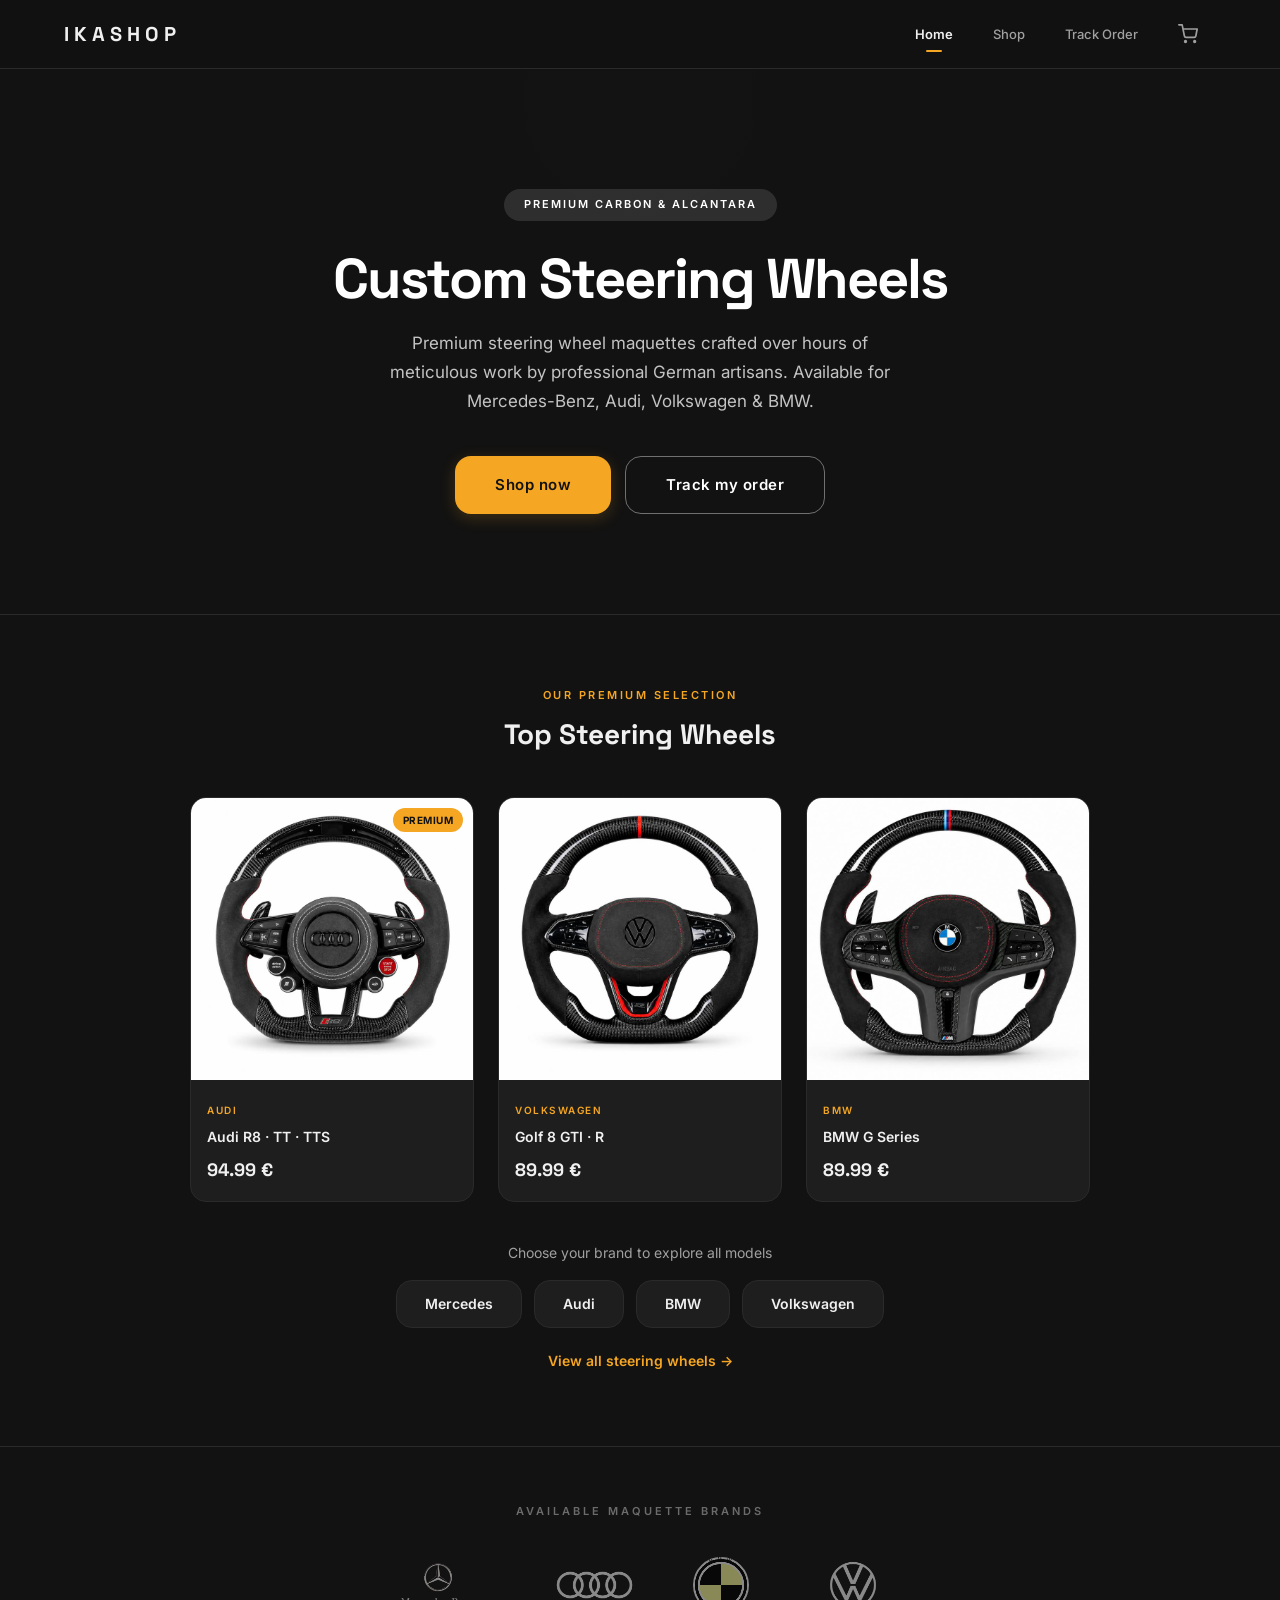
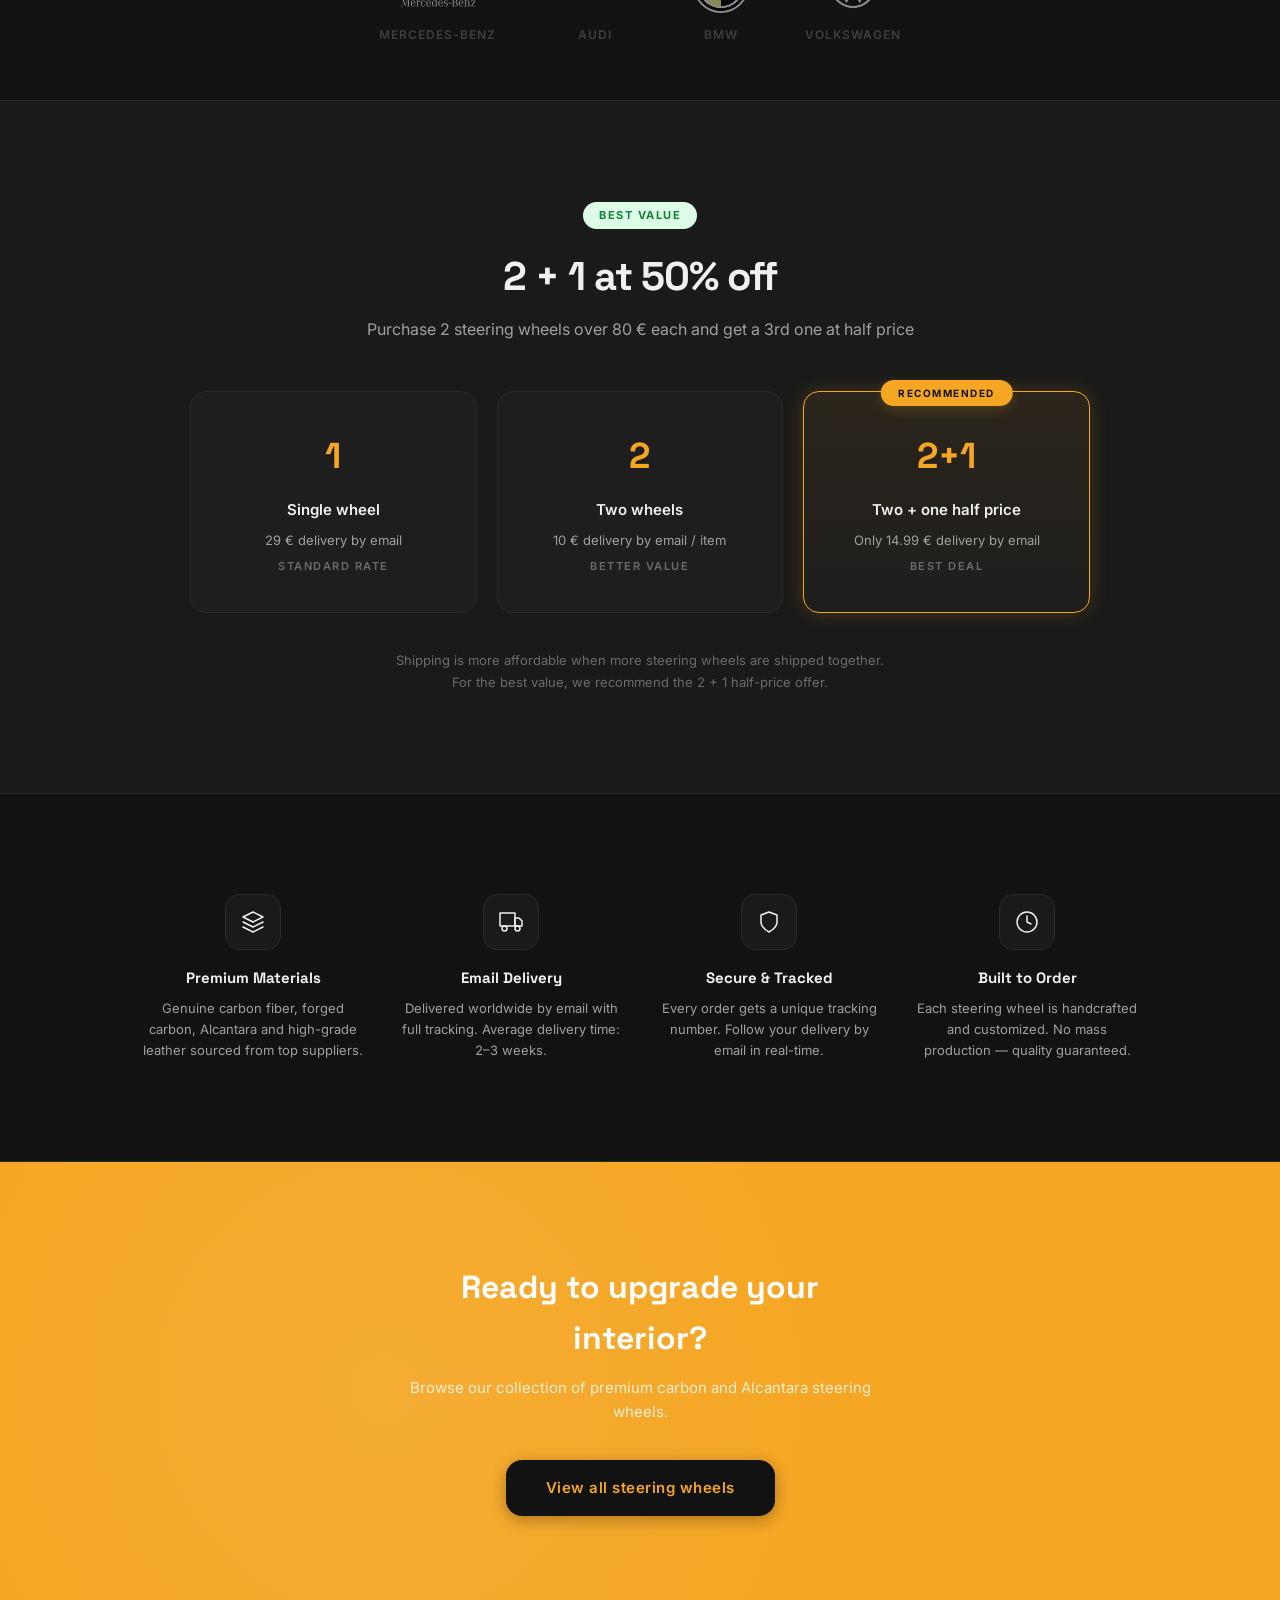
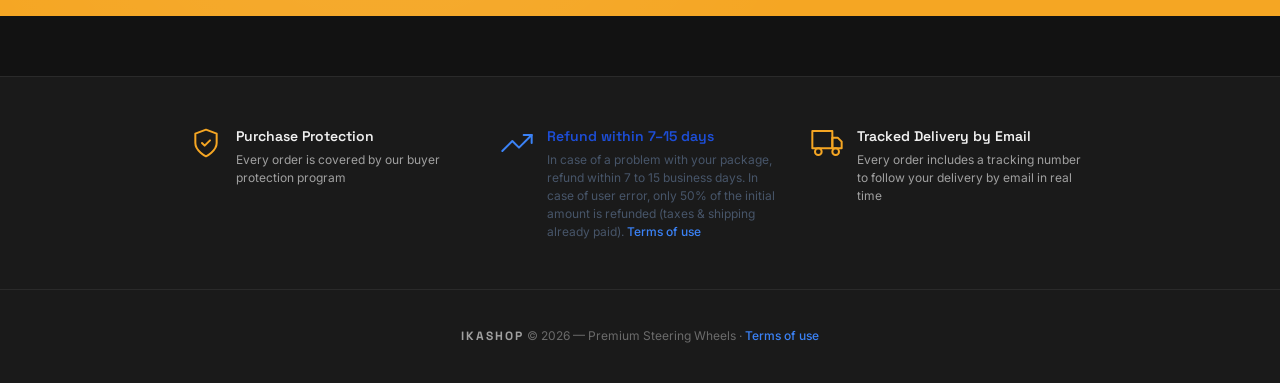
<file: index.html>
<!DOCTYPE html>
<html lang="en">
<head>
  <meta charset="UTF-8">
  <meta name="viewport" content="width=device-width, initial-scale=1.0">
  <title>IkaShop — Premium Steering Wheels</title>
  <link rel="stylesheet" href="css/style.css">
</head>
<body>

<header class="site-header">
  <div class="header-inner">
    <a href="/" class="brand">
      <span class="brand-name">IkaShop</span>
    </a>
    <nav class="header-nav">
      <a href="/" class="active">Home</a>
      <a href="/shop">Shop</a>
      <a href="/track">Track Order</a>
      <a href="/checkout" class="cart-btn" id="cartBtn">
        <svg viewBox="0 0 24 24" fill="none" stroke="currentColor" stroke-width="2" stroke-linecap="round" stroke-linejoin="round"><circle cx="9" cy="21" r="1"/><circle cx="20" cy="21" r="1"/><path d="M1 1h4l2.68 13.39a2 2 0 002 1.61h9.72a2 2 0 002-1.61L23 6H6"/></svg>
        <span class="cart-badge" id="cartBadge">0</span>
      </a>
    </nav>
  </div>
</header>

<!-- HERO -->
<section class="home-hero">
  <video class="hero-video" autoplay muted loop playsinline>
    <source src="Video/kling_20260910_VIDEO_Hyper_real_5692_0.mp4" type="video/mp4">
  </video>
  <div class="hero-video-overlay"></div>
  <div class="home-hero-inner">
    <div class="home-hero-tag">Premium Carbon & Alcantara</div>
    <h1>Custom Steering Wheels</h1>
    <p>Premium steering wheel maquettes crafted over hours of meticulous work by professional German artisans. Available for Mercedes-Benz, Audi, Volkswagen & BMW.</p>
    <div class="home-hero-actions">
      <a href="/shop" class="btn btn-primary btn-hero">Shop now</a>
      <a href="/track" class="btn btn-outline btn-hero">Track my order</a>
    </div>
  </div>
</section>

<!-- FEATURED PRODUCTS -->
<section class="home-featured reveal">
  <div class="home-featured-inner">
    <div class="home-featured-label">Our Premium Selection</div>
    <h2 class="home-featured-title">Top Steering Wheels</h2>
    <div class="home-featured-grid" id="featuredGrid"></div>
    <div class="featured-cta">
      <p class="featured-cta-text">Choose your brand to explore all models</p>
      <div class="featured-cta-brands">
        <a href="/shop?brand=mercedes" class="featured-cta-btn">Mercedes</a>
        <a href="/shop?brand=audi" class="featured-cta-btn">Audi</a>
        <a href="/shop?brand=bmw" class="featured-cta-btn">BMW</a>
        <a href="/shop?brand=volkswagen" class="featured-cta-btn">Volkswagen</a>
      </div>
      <a href="/shop" class="featured-see-all">View all steering wheels &rarr;</a>
    </div>
  </div>
</section>

<script src="js/products.js"></script>
<script>
(function(){
  const picks = ['audi-5','vw-4','bmw-1'];
  const grid = document.getElementById('featuredGrid');
  picks.forEach(id => {
    const p = PRODUCTS.find(x => x.id === id);
    if(!p) return;
    const brand = BRANDS[p.brand];
    grid.innerHTML += `
      <a href="/shop?brand=${p.brand}" class="featured-card">
        <div class="featured-card-img">
          <img src="${p.img}" alt="${p.name}" loading="lazy">
          ${p.badge ? `<span class="featured-badge">${p.badge}</span>` : ''}
        </div>
        <div class="featured-card-info">
          <span class="featured-brand">${brand.name}</span>
          <h3>${p.name}</h3>
          <span class="featured-price">${p.price.toFixed(2)} &euro;</span>
        </div>
      </a>`;
  });
})();
</script>

<!-- BRANDS -->
<section class="home-brands reveal">
  <div class="home-brands-inner">
    <div class="home-brands-label">Available maquette brands</div>
    <div class="home-brands-grid">
      <a href="/shop?brand=mercedes" class="home-brand-item">
        <img src="img/logos/mercedes.png" alt="Mercedes-Benz" loading="lazy" decoding="async">
        <span>Mercedes-Benz</span>
      </a>
      <a href="/shop?brand=audi" class="home-brand-item">
        <img src="img/logos/audi.png" alt="Audi" loading="lazy" decoding="async">
        <span>Audi</span>
      </a>
      <a href="/shop?brand=bmw" class="home-brand-item">
        <img src="img/logos/bmw.svg" alt="BMW" loading="lazy" decoding="async">
        <span>BMW</span>
      </a>
      <a href="/shop?brand=volkswagen" class="home-brand-item">
        <img src="img/logos/volkswagen.png" alt="Volkswagen" loading="lazy" decoding="async">
        <span>Volkswagen</span>
      </a>
    </div>
  </div>
</section>

<!-- OFFER -->
<section class="home-offer reveal">
  <div class="home-offer-inner">
    <div class="home-offer-tag">Best value</div>
    <h2>2 + 1 at 50% off</h2>
    <p class="home-offer-sub">Purchase 2 steering wheels over 80 € each and get a 3rd one at half price</p>
    <div class="offer-cards">
      <div class="offer-card">
        <div class="offer-card-icon">1</div>
        <div class="offer-card-title">Single wheel</div>
        <div class="offer-card-detail">29 € delivery by email</div>
        <div class="offer-card-note">Standard rate</div>
      </div>
      <div class="offer-card">
        <div class="offer-card-icon">2</div>
        <div class="offer-card-title">Two wheels</div>
        <div class="offer-card-detail">10 € delivery by email / item</div>
        <div class="offer-card-note">Better value</div>
      </div>
      <div class="offer-card offer-card-best">
        <div class="offer-card-badge">Recommended</div>
        <div class="offer-card-icon">2+1</div>
        <div class="offer-card-title">Two + one half price</div>
        <div class="offer-card-detail">Only 14.99 € delivery by email</div>
        <div class="offer-card-note">Best deal</div>
      </div>
    </div>
    <p class="home-offer-note">Shipping is more affordable when more steering wheels are shipped together.<br>For the best value, we recommend the 2 + 1 half-price offer.</p>
  </div>
</section>

<!-- FEATURES -->
<section class="home-features reveal">
  <div class="home-features-inner">
    <div class="feature-card">
      <div class="feature-icon">
        <svg viewBox="0 0 24 24" fill="none" stroke="currentColor" stroke-width="1.5" stroke-linecap="round" stroke-linejoin="round"><path d="M12 2L2 7l10 5 10-5-10-5z"/><path d="M2 17l10 5 10-5"/><path d="M2 12l10 5 10-5"/></svg>
      </div>
      <h3>Premium Materials</h3>
      <p>Genuine carbon fiber, forged carbon, Alcantara and high-grade leather sourced from top suppliers.</p>
    </div>
    <div class="feature-card">
      <div class="feature-icon">
        <svg viewBox="0 0 24 24" fill="none" stroke="currentColor" stroke-width="1.5" stroke-linecap="round" stroke-linejoin="round"><rect x="1" y="3" width="15" height="13"/><polygon points="16 8 20 8 23 11 23 16 16 16 16 8"/><circle cx="5.5" cy="18.5" r="2.5"/><circle cx="18.5" cy="18.5" r="2.5"/></svg>
      </div>
      <h3>Email Delivery</h3>
      <p>Delivered worldwide by email with full tracking. Average delivery time: 2–3 weeks.</p>
    </div>
    <div class="feature-card">
      <div class="feature-icon">
        <svg viewBox="0 0 24 24" fill="none" stroke="currentColor" stroke-width="1.5" stroke-linecap="round" stroke-linejoin="round"><path d="M12 22s8-4 8-10V5l-8-3-8 3v7c0 6 8 10 8 10z"/></svg>
      </div>
      <h3>Secure & Tracked</h3>
      <p>Every order gets a unique tracking number. Follow your delivery by email in real-time.</p>
    </div>
    <div class="feature-card">
      <div class="feature-icon">
        <svg viewBox="0 0 24 24" fill="none" stroke="currentColor" stroke-width="1.5" stroke-linecap="round" stroke-linejoin="round"><circle cx="12" cy="12" r="10"/><polyline points="12 6 12 12 16 14"/></svg>
      </div>
      <h3>Built to Order</h3>
      <p>Each steering wheel is handcrafted and customized. No mass production — quality guaranteed.</p>
    </div>
  </div>
</section>

<!-- CTA -->
<section class="home-cta reveal">
  <div class="home-cta-inner">
    <h2>Ready to upgrade your interior?</h2>
    <p>Browse our collection of premium carbon and Alcantara steering wheels.</p>
    <a href="/shop" class="btn btn-primary btn-hero">View all steering wheels</a>
  </div>
</section>

<section class="purchase-protection reveal">
  <div class="purchase-protection-inner">
    <div class="protection-item">
      <svg viewBox="0 0 24 24" fill="none" stroke="currentColor" stroke-width="1.5" stroke-linecap="round" stroke-linejoin="round"><path d="M12 22s8-4 8-10V5l-8-3-8 3v7c0 6 8 10 8 10z"/><polyline points="9 12 11 14 15 10"/></svg>
      <div>
        <strong>Purchase Protection</strong>
        <p>Every order is covered by our buyer protection program</p>
      </div>
    </div>
    <div class="protection-item protection-refund">
      <svg viewBox="0 0 24 24" fill="none" stroke="currentColor" stroke-width="1.5" stroke-linecap="round" stroke-linejoin="round"><polyline points="23 6 13.5 15.5 8.5 10.5 1 18"/><polyline points="17 6 23 6 23 12"/></svg>
      <div>
        <strong>Refund within 7–15 days</strong>
        <p>In case of a problem with your package, refund within 7 to 15 business days. In case of user error, only 50% of the initial amount is refunded (taxes & shipping already paid). <a href="/terms" class="terms-link">Terms of use</a></p>
      </div>
    </div>
    <div class="protection-item">
      <svg viewBox="0 0 24 24" fill="none" stroke="currentColor" stroke-width="1.5" stroke-linecap="round" stroke-linejoin="round"><rect x="1" y="3" width="15" height="13"/><polygon points="16 8 20 8 23 11 23 16 16 16 16 8"/><circle cx="5.5" cy="18.5" r="2.5"/><circle cx="18.5" cy="18.5" r="2.5"/></svg>
      <div>
        <strong>Tracked Delivery by Email</strong>
        <p>Every order includes a tracking number to follow your delivery by email in real time</p>
      </div>
    </div>
  </div>
</section>

<footer class="site-footer reveal">
  <span class="footer-brand">IKASHOP</span> &copy; 2026 — Premium Steering Wheels · <a href="/terms" class="terms-link">Terms of use</a>
</footer>

<script>
  // Load cart badge from server
  (async function(){
    try {
      const res = await fetch('api.php?action=get-cart');
      const data = await res.json();
      const n = (data.items||[]).length;
      const badge = document.getElementById('cartBadge');
      if(badge){ badge.textContent = n; badge.classList.toggle('visible', n > 0); }
    } catch(e){}
  })();

  const observer = new IntersectionObserver((entries) => {
    entries.forEach(entry => {
      if (entry.isIntersecting) {
        entry.target.classList.add('revealed');
        observer.unobserve(entry.target);
      }
    });
  }, { threshold: 0.1, rootMargin: '0px 0px -40px 0px' });
  document.querySelectorAll('.reveal').forEach(el => observer.observe(el));
</script>

</body>
</html>
</file>
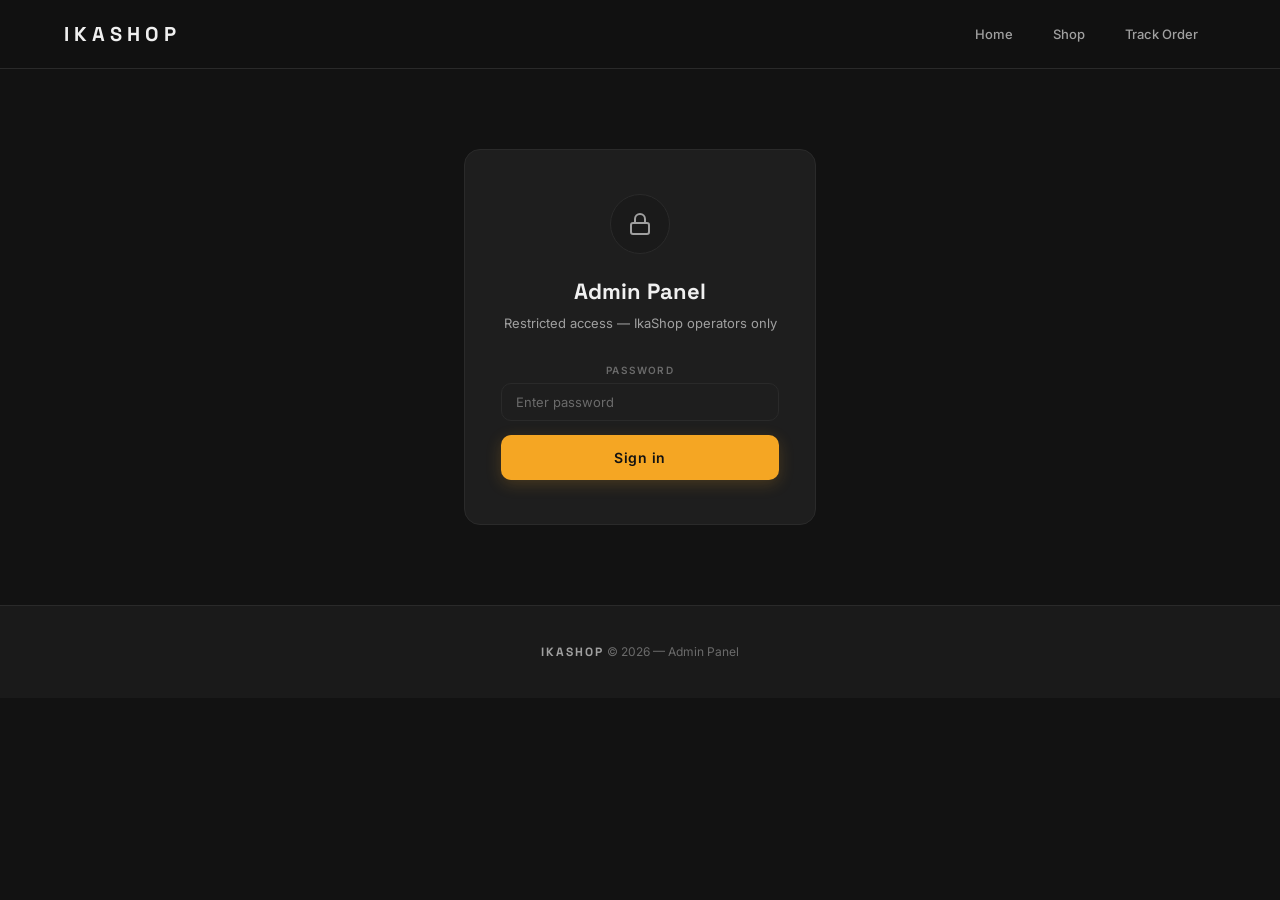
<file: admin.html>
<!DOCTYPE html>
<html lang="en">
<head>
  <meta charset="UTF-8">
  <meta name="viewport" content="width=device-width, initial-scale=1.0">
  <title>IkaShop — Admin Panel</title>
  <link rel="stylesheet" href="css/style.css">
</head>
<body>

<header class="site-header">
  <div class="header-inner">
    <a href="/" class="brand">
      <span class="brand-name">IkaShop</span>
    </a>
    <nav class="header-nav">
      <a href="/">Home</a>
      <a href="/shop">Shop</a>
      <a href="/track">Track Order</a>
      <a href="#" id="logoutBtn" style="display:none">Log out</a>
    </nav>
  </div>
</header>

<!-- LOGIN -->
<div class="admin-login" id="loginSection">
  <div class="login-card">
    <div class="lock-icon">
      <svg viewBox="0 0 24 24" fill="none" stroke="currentColor" stroke-width="2" stroke-linecap="round" stroke-linejoin="round"><rect x="3" y="11" width="18" height="11" rx="2" ry="2"/><path d="M7 11V7a5 5 0 0110 0v4"/></svg>
    </div>
    <h2>Admin Panel</h2>
    <p class="subtitle">Restricted access — IkaShop operators only</p>
    <form id="loginForm">
      <div class="form-group">
        <label>Password</label>
        <input type="password" id="pwdInput" placeholder="Enter password">
      </div>
      <div class="error-msg" id="loginError">Incorrect password</div>
      <button type="submit" class="btn btn-primary">Sign in</button>
    </form>
  </div>
</div>

<!-- DASHBOARD -->
<div class="admin-container" id="dashboard">
  <!-- TABS -->
  <div class="admin-tabs">
    <button class="admin-tab active" onclick="switchTab('orders')">Orders</button>
    <button class="admin-tab" onclick="switchTab('shipments')">Shipments</button>
    <button class="admin-tab" onclick="switchTab('promos')">Promos</button>
    <button class="admin-tab" onclick="switchTab('security')">Security</button>
  </div>

  <div class="stats-row" id="statsRow"></div>

  <!-- ORDERS TAB -->
  <div id="tabOrders">
    <div class="admin-header">
      <h2>Order Management</h2>
    </div>
    <div class="table-container">
      <div class="table-header"><h3>All orders</h3></div>
      <div id="ordersBody"></div>
    </div>
  </div>

  <!-- PROMOS TAB -->
  <div id="tabPromos" style="display:none">
    <div class="admin-header">
      <h2>Promo Codes</h2>
      <button class="btn btn-primary btn-sm" onclick="openPromoModal()">+ New code</button>
    </div>
    <div class="table-container">
      <div class="table-header"><h3>All promo codes</h3></div>
      <div id="promosBody"></div>
    </div>
  </div>

  <!-- SHIPMENTS TAB -->
  <div id="tabShipments" style="display:none">
    <div class="admin-header">
      <h2>Shipment Management</h2>
      <button class="btn btn-primary btn-sm" onclick="openShipmentModal()">+ New package</button>
    </div>
    <div class="table-container">
      <div class="table-header"><h3>All packages</h3></div>
      <div id="tableBody"></div>
    </div>
  </div>

  <!-- SECURITY TAB -->
  <div id="tabSecurity" style="display:none">
    <div class="admin-header">
      <h2>IP Security</h2>
    </div>

    <!-- Block IP form -->
    <div class="table-container" style="margin-bottom:24px">
      <div class="table-header"><h3>Block an IP address</h3></div>
      <div style="padding:16px;display:flex;gap:12px;align-items:flex-end;flex-wrap:wrap">
        <div class="form-group" style="margin:0;flex:1;min-width:180px">
          <label>IP Address</label>
          <input type="text" id="blockIpInput" placeholder="192.168.1.1">
        </div>
        <div class="form-group" style="margin:0;flex:1;min-width:180px">
          <label>Reason (optional)</label>
          <input type="text" id="blockIpReason" placeholder="Suspicious activity">
        </div>
        <button class="btn btn-primary btn-sm" onclick="blockIp()" style="background:#dc2626;border-color:#dc2626;height:38px">Block IP</button>
      </div>
    </div>

    <!-- Blocked IPs list -->
    <div class="table-container" style="margin-bottom:24px">
      <div class="table-header"><h3>Blocked IPs</h3></div>
      <div id="blockedIpsBody"></div>
    </div>

    <!-- IP Tracking Logs -->
    <div class="table-container">
      <div class="table-header" style="display:flex;justify-content:space-between;align-items:center">
        <h3>IP Tracking Logs</h3>
        <button class="btn btn-danger btn-sm" onclick="clearIpLogs()">Clear logs</button>
      </div>
      <div id="ipLogsBody"></div>
    </div>
  </div>
</div>

<!-- SHIPMENT MODAL -->
<div class="modal-overlay" id="shipmentModal">
  <div class="modal">
    <div class="modal-header">
      <h3 id="shipmentModalTitle">New package</h3>
      <button class="modal-close" onclick="closeShipmentModal()">&times;</button>
    </div>
    <div class="modal-body">
      <form id="shipmentForm">
        <input type="hidden" id="editId">
        <div class="form-group">
          <label>Tracking number</label>
          <input type="text" id="fTracking" placeholder="Auto-generated if empty">
        </div>
        <div class="form-group">
          <label>Recipient name *</label>
          <input type="text" id="fName" required>
        </div>
        <div class="form-group">
          <label>Address *</label>
          <input type="text" id="fAddress" required placeholder="123 Main Street">
        </div>
        <div class="form-row">
          <div class="form-group"><label>Postal code *</label><input type="text" id="fPostal" required placeholder="75001"></div>
          <div class="form-group"><label>City *</label><input type="text" id="fCity" required placeholder="Paris"></div>
        </div>
        <div class="form-group">
          <label>Estimated delivery date *</label>
          <input type="date" id="fDelivery" required>
        </div>
        <div class="form-group">
          <label>Status</label>
          <select id="fStatus">
            <option value="registered">Registered</option>
            <option value="in_transit">In Transit</option>
            <option value="out_for_delivery">Out for Delivery</option>
            <option value="delivered">Delivered</option>
            <option value="delayed">Delayed</option>
            <option value="returned">Returned</option>
          </select>
        </div>
      </form>
    </div>
    <div class="modal-footer">
      <button class="btn btn-outline btn-sm" onclick="closeShipmentModal()">Cancel</button>
      <button class="btn btn-primary btn-sm" onclick="saveShipment()">Save</button>
    </div>
  </div>
</div>

<!-- ORDER DETAIL MODAL -->
<div class="modal-overlay" id="orderModal">
  <div class="modal" style="max-width:600px">
    <div class="modal-header">
      <h3 id="orderModalTitle">Order details</h3>
      <button class="modal-close" onclick="closeOrderModal()">&times;</button>
    </div>
    <div class="modal-body" id="orderModalBody"></div>
    <div class="modal-footer">
      <button class="btn btn-outline btn-sm" onclick="closeOrderModal()">Close</button>
      <button class="btn btn-primary btn-sm" id="orderSaveBtn" onclick="saveOrder()">Save changes</button>
    </div>
  </div>
</div>

<!-- PROMO MODAL -->
<div class="modal-overlay" id="promoModal">
  <div class="modal">
    <div class="modal-header">
      <h3>New promo code</h3>
      <button class="modal-close" onclick="closePromoModal()">&times;</button>
    </div>
    <div class="modal-body">
      <form id="promoForm">
        <div class="form-group">
          <label>Code *</label>
          <input type="text" id="pCode" required placeholder="DRIFT15" style="text-transform:uppercase">
        </div>
        <div class="form-row">
          <div class="form-group">
            <label>Type</label>
            <select id="pType">
              <option value="percent">Percentage (%)</option>
              <option value="fixed">Fixed total (cents)</option>
            </select>
          </div>
          <div class="form-group">
            <label>Value *</label>
            <input type="number" id="pValue" required placeholder="15" min="1">
          </div>
        </div>
        <div class="form-row">
          <div class="form-group">
            <label>Max uses (0 = unlimited)</label>
            <input type="number" id="pMaxUses" value="0" min="0">
          </div>
          <div class="form-group">
            <label>Expires at (optional)</label>
            <input type="datetime-local" id="pExpires">
          </div>
        </div>
      </form>
    </div>
    <div class="modal-footer">
      <button class="btn btn-outline btn-sm" onclick="closePromoModal()">Cancel</button>
      <button class="btn btn-primary btn-sm" onclick="savePromo()">Create</button>
    </div>
  </div>
</div>

<footer class="site-footer">
  <span class="footer-brand">IKASHOP</span> &copy; 2026 — Admin Panel
</footer>

<script src="js/app.js"></script>
<script>
  const loginSection = document.getElementById('loginSection');
  const dashboard = document.getElementById('dashboard');
  const logoutBtn = document.getElementById('logoutBtn');
  let cachedShipments = [];
  let cachedOrders = [];
  let editingOrderId = null;

  if (sessionStorage.getItem('udx_auth') === '1') showDashboard();

  document.getElementById('loginForm').addEventListener('submit', function(e) {
    e.preventDefault();
    if (document.getElementById('pwdInput').value === ADMIN_PWD) {
      sessionStorage.setItem('udx_auth', '1');
      showDashboard();
    } else {
      document.getElementById('loginError').classList.add('visible');
    }
  });

  logoutBtn.addEventListener('click', function(e) {
    e.preventDefault();
    sessionStorage.removeItem('udx_auth');
    location.reload();
  });

  async function showDashboard() {
    loginSection.style.display = 'none';
    dashboard.classList.add('visible');
    logoutBtn.style.display = '';
    await refreshData();
  }

  async function refreshData() {
    cachedShipments = await apiGetShipments();
    await renderOrders();
    renderShipmentsTable(cachedShipments);
    renderStats();
  }

  let cachedPromos = [];

  function switchTab(tab) {
    document.querySelectorAll('.admin-tab').forEach(t => t.classList.remove('active'));
    document.getElementById('tabOrders').style.display = tab === 'orders' ? '' : 'none';
    document.getElementById('tabShipments').style.display = tab === 'shipments' ? '' : 'none';
    document.getElementById('tabPromos').style.display = tab === 'promos' ? '' : 'none';
    document.getElementById('tabSecurity').style.display = tab === 'security' ? '' : 'none';
    event.target.classList.add('active');
    if (tab === 'promos') renderPromos();
    if (tab === 'security') { renderBlockedIps(); renderIpLogs(); }
  }

  function renderStats() {
    const totalOrders = cachedOrders.length;
    const totalRevenue = cachedOrders.reduce((s, o) => s + parseFloat(o.price || 0), 0);
    const transit = cachedShipments.filter(s => s.status === 'in_transit').length;
    const delivered = cachedShipments.filter(s => s.status === 'delivered').length;
    document.getElementById('statsRow').innerHTML =
      '<div class="stat-card"><div class="stat-label">Orders</div><div class="stat-value">' + totalOrders + '</div></div>'
      + '<div class="stat-card"><div class="stat-label">Revenue</div><div class="stat-value">' + totalRevenue.toFixed(2) + ' €</div></div>'
      + '<div class="stat-card"><div class="stat-label"><span class="stat-dot" style="background:var(--blue)"></span> In Transit</div><div class="stat-value">' + transit + '</div></div>'
      + '<div class="stat-card"><div class="stat-label"><span class="stat-dot" style="background:var(--green)"></span> Delivered</div><div class="stat-value">' + delivered + '</div></div>';
  }

  // ── ORDERS ──
  async function renderOrders() {
    try {
      const res = await fetch('api.php?action=orders', { headers: { 'X-Admin-Password': ADMIN_PWD } });
      cachedOrders = await res.json();
      if (!cachedOrders.length) {
        document.getElementById('ordersBody').innerHTML = '<div class="empty-state"><p>No orders yet</p></div>';
        return;
      }
      let html = '<table><thead><tr><th>Order</th><th>Date</th><th>Customer</th><th>Email</th><th>Products</th><th>Promo</th><th>Price</th><th>Tracking</th><th>Status</th><th>Actions</th></tr></thead><tbody>';
      cachedOrders.slice().reverse().forEach(o => {
        const date = o.createdAt ? new Date(o.createdAt).toLocaleDateString() : '—';
        const statusClass = o.status === 'confirmed' ? 'badge-stock' : o.status === 'paid' ? 'badge-stock' : o.status === 'shipped' ? 'badge-premium' : o.status === 'delivered' ? 'badge-classic' : o.status === 'pending' ? 'badge-orange' : 'badge-sale';
        const confirmBtn = o.status === 'pending' ? '<button class="btn btn-primary btn-sm" onclick="confirmOrder(\'' + o.id + '\')" style="background:#16a34a;border-color:#16a34a">Confirm</button>' : '';
        html += '<tr>'
          + '<td><strong>' + o.id + '</strong></td>'
          + '<td>' + date + '</td>'
          + '<td>' + (o.name || '—') + '<br><span style="font-size:11px;color:var(--text-muted)">' + (o.telegram || '') + '</span></td>'
          + '<td style="font-size:12px">' + (o.email || '—') + '</td>'
          + '<td style="max-width:150px;overflow:hidden;text-overflow:ellipsis;white-space:nowrap;font-size:12px" title="' + (o.productName || '') + '">' + (o.productName || '—') + '</td>'
          + '<td>' + (o.promoCode || '—') + '</td>'
          + '<td><strong>' + (o.price ? parseFloat(o.price).toFixed(2) + ' €' : '—') + '</strong></td>'
          + '<td style="font-size:12px">' + (o.trackingNumber || '—') + '</td>'
          + '<td><span class="badge ' + statusClass + '">' + (o.status || 'unknown') + '</span></td>'
          + '<td class="actions-cell">'
            + confirmBtn
            + '<button class="btn btn-outline btn-sm" onclick="viewOrder(\'' + o.id + '\')">View</button>'
            + '<button class="btn btn-danger btn-sm" onclick="deleteOrder(\'' + o.id + '\')">Delete</button>'
          + '</td></tr>';
      });
      html += '</tbody></table>';
      document.getElementById('ordersBody').innerHTML = html;
    } catch(e) {
      document.getElementById('ordersBody').innerHTML = '<div class="empty-state"><p>Could not load orders</p></div>';
    }
  }

  function viewOrder(orderId) {
    const o = cachedOrders.find(x => x.id === orderId);
    if (!o) return;
    editingOrderId = orderId;
    document.getElementById('orderModalTitle').textContent = 'Order ' + o.id;
    document.getElementById('orderModalBody').innerHTML =
      '<div class="form-group"><label>Customer name</label><input type="text" id="oName" value="' + (o.name || '') + '"></div>'
      + '<div class="form-group"><label>Email</label><input type="email" id="oEmail" value="' + (o.email || '') + '"></div>'
      + '<div class="form-group"><label>Telegram</label><input type="text" id="oTelegram" value="' + (o.telegram || '') + '"></div>'
      + '<div class="form-group"><label>Phone</label><input type="text" id="oPhone" value="' + (o.phone || '') + '"></div>'
      + '<div class="form-group"><label>Address</label><input type="text" id="oAddress" value="' + (o.address || '') + '"></div>'
      + '<div class="form-row"><div class="form-group"><label>Postal</label><input type="text" id="oPostal" value="' + (o.postal || '') + '"></div><div class="form-group"><label>City</label><input type="text" id="oCity" value="' + (o.city || '') + '"></div></div>'
      + '<div class="form-group"><label>Country</label><input type="text" id="oCountry" value="' + (o.country || '') + '"></div>'
      + '<div class="form-group"><label>Products</label><input type="text" id="oProducts" value="' + (o.productName || '') + '" readonly style="background:var(--bg-alt)"></div>'
      + '<div class="form-row"><div class="form-group"><label>Price paid</label><input type="text" id="oPrice" value="' + (o.price || '') + '"></div><div class="form-group"><label>Promo code</label><input type="text" id="oPromo" value="' + (o.promoCode || '') + '" readonly style="background:var(--bg-alt)"></div></div>'
      + '<div class="form-row"><div class="form-group"><label>Tracking</label><input type="text" id="oTracking" value="' + (o.trackingNumber || '') + '" readonly style="background:var(--bg-alt)"></div><div class="form-group"><label>Status</label><select id="oStatus"><option value="pending"' + (o.status === 'pending' ? ' selected' : '') + '>Pending</option><option value="confirmed"' + (o.status === 'confirmed' ? ' selected' : '') + '>Confirmed</option><option value="paid"' + (o.status === 'paid' ? ' selected' : '') + '>Paid</option><option value="shipped"' + (o.status === 'shipped' ? ' selected' : '') + '>Shipped</option><option value="delivered"' + (o.status === 'delivered' ? ' selected' : '') + '>Delivered</option><option value="cancelled"' + (o.status === 'cancelled' ? ' selected' : '') + '>Cancelled</option><option value="refunded"' + (o.status === 'refunded' ? ' selected' : '') + '>Refunded</option></select></div></div>'
      + '<div style="margin-top:12px;padding:12px;background:var(--bg-alt);border-radius:var(--radius-sm);font-size:12px;color:var(--text-muted)">Created: ' + (o.createdAt || '—') + '</div>';
    document.getElementById('orderModal').classList.add('visible');
  }

  function closeOrderModal() {
    document.getElementById('orderModal').classList.remove('visible');
    editingOrderId = null;
  }

  async function saveOrder() {
    if (!editingOrderId) return;
    const data = {
      id: editingOrderId,
      name: document.getElementById('oName').value.trim(),
      email: document.getElementById('oEmail').value.trim(),
      telegram: document.getElementById('oTelegram').value.trim(),
      phone: document.getElementById('oPhone').value.trim(),
      address: document.getElementById('oAddress').value.trim(),
      postal: document.getElementById('oPostal').value.trim(),
      city: document.getElementById('oCity').value.trim(),
      country: document.getElementById('oCountry').value.trim(),
      price: document.getElementById('oPrice').value.trim(),
      status: document.getElementById('oStatus').value
    };
    try {
      const res = await fetch('api.php?action=orders', {
        method: 'PUT',
        headers: { 'Content-Type': 'application/json', 'X-Admin-Password': ADMIN_PWD },
        body: JSON.stringify(data)
      });
      const result = await res.json();
      if (result.error) return alert(result.error);
      closeOrderModal();
      await refreshData();
    } catch(e) { alert('Error saving order'); }
  }

  async function confirmOrder(orderId) {
    if (!confirm('Confirm this order? A confirmation email with tracking number will be sent to the customer.')) return;
    try {
      const res = await fetch('api.php?action=confirm-order', {
        method: 'POST',
        headers: { 'Content-Type': 'application/json', 'X-Admin-Password': ADMIN_PWD },
        body: JSON.stringify({ id: orderId })
      });
      const result = await res.json();
      if (result.error) return alert(result.error);
      alert('Order confirmed! Tracking: ' + result.trackingNumber + '\nConfirmation email sent.');
      await refreshData();
    } catch(e) { alert('Error confirming order'); }
  }

  async function deleteOrder(orderId) {
    if (!confirm('Delete this order?')) return;
    await fetch('api.php?action=orders&id=' + encodeURIComponent(orderId), {
      method: 'DELETE',
      headers: { 'X-Admin-Password': ADMIN_PWD }
    });
    await refreshData();
  }

  // ── SHIPMENTS ──
  function renderShipmentsTable(all) {
    if (!all.length) {
      document.getElementById('tableBody').innerHTML = '<div class="empty-state"><p>No packages registered</p></div>';
      return;
    }
    let html = '<table><thead><tr><th>Tracking #</th><th>Recipient</th><th>City</th><th>Delivery</th><th>Status</th><th>Actions</th></tr></thead><tbody>';
    all.forEach(s => {
      const st = STATUS_MAP[s.status] || STATUS_MAP.registered;
      html += '<tr><td><strong>' + s.trackingNumber + '</strong></td><td>' + s.recipientName + '</td><td>' + s.recipientCity + '</td><td>' + formatDate(s.estimatedDelivery) + '</td><td><span class="badge ' + st.badge + '">' + st.labelEn + '</span></td><td class="actions-cell"><button class="btn btn-outline btn-sm" onclick="editShipment(\'' + s.trackingNumber + '\')">Edit</button><button class="btn btn-danger btn-sm" onclick="deleteShipment(\'' + s.trackingNumber + '\')">Delete</button></td></tr>';
    });
    html += '</tbody></table>';
    document.getElementById('tableBody').innerHTML = html;
  }

  function openShipmentModal(editing) {
    document.getElementById('shipmentModal').classList.add('visible');
    if (!editing) {
      document.getElementById('shipmentModalTitle').textContent = 'New package';
      document.getElementById('shipmentForm').reset();
      document.getElementById('editId').value = '';
      document.getElementById('fTracking').value = '';
      document.getElementById('fTracking').readOnly = false;
      const d = new Date(); d.setDate(d.getDate() + 21);
      document.getElementById('fDelivery').value = d.toISOString().split('T')[0];
    }
  }
  function closeShipmentModal() { document.getElementById('shipmentModal').classList.remove('visible'); }

  async function saveShipment() {
    const name = document.getElementById('fName').value.trim();
    const address = document.getElementById('fAddress').value.trim();
    const postal = document.getElementById('fPostal').value.trim();
    const city = document.getElementById('fCity').value.trim();
    const delivery = document.getElementById('fDelivery').value;
    const status = document.getElementById('fStatus').value;
    if (!name || !address || !postal || !city || !delivery) return alert('Please fill in all required fields.');

    const editId = document.getElementById('editId').value;
    let result;
    if (editId) {
      result = await apiUpdateShipment({ trackingNumber: editId, recipientName: name, recipientAddress: address, recipientPostal: postal, recipientCity: city, estimatedDelivery: delivery, status: status });
    } else {
      let tracking = document.getElementById('fTracking').value.trim().toUpperCase() || '';
      result = await apiCreateShipment({ trackingNumber: tracking, recipientName: name, recipientAddress: address, recipientPostal: postal, recipientCity: city, estimatedDelivery: delivery, status: status });
    }
    if (result.error) return alert(result.error);
    closeShipmentModal();
    await refreshData();
  }

  async function editShipment(tn) {
    const s = cachedShipments.find(x => x.trackingNumber === tn);
    if (!s) return;
    document.getElementById('editId').value = s.trackingNumber;
    document.getElementById('fTracking').value = s.trackingNumber;
    document.getElementById('fTracking').readOnly = true;
    document.getElementById('fName').value = s.recipientName;
    document.getElementById('fAddress').value = s.recipientAddress;
    document.getElementById('fPostal').value = s.recipientPostal;
    document.getElementById('fCity').value = s.recipientCity;
    document.getElementById('fDelivery').value = s.estimatedDelivery;
    document.getElementById('fStatus').value = s.status;
    document.getElementById('shipmentModalTitle').textContent = 'Edit package';
    openShipmentModal(true);
  }

  async function deleteShipment(tn) {
    if (!confirm('Delete this package?')) return;
    await apiDeleteShipment(tn);
    await refreshData();
  }

  // ── PROMOS ──
  async function renderPromos() {
    try {
      const res = await fetch('api.php?action=promos', { headers: { 'X-Admin-Password': ADMIN_PWD } });
      cachedPromos = await res.json();
      if (!cachedPromos.length) {
        document.getElementById('promosBody').innerHTML = '<div class="empty-state"><p>No promo codes</p></div>';
        return;
      }
      let html = '<table><thead><tr><th>Code</th><th>Discount</th><th>Uses</th><th>Expires</th><th>Status</th><th>Actions</th></tr></thead><tbody>';
      cachedPromos.forEach(p => {
        const discountText = p.type === 'percent' ? '-' + p.value + '%' : p.value + ' cts (fixed)';
        const usesText = p.maxUses > 0 ? p.usedCount + ' / ' + p.maxUses : p.usedCount + ' / ∞';
        const now = new Date();
        const expired = p.expiresAt && new Date(p.expiresAt) < now;
        const maxedOut = p.maxUses > 0 && p.usedCount >= p.maxUses;
        let statusBadge, statusText;
        if (expired) { statusBadge = 'badge-red'; statusText = 'Expired'; }
        else if (maxedOut) { statusBadge = 'badge-orange'; statusText = 'Max used'; }
        else { statusBadge = 'badge-green'; statusText = 'Active'; }
        const expiresText = p.expiresAt ? new Date(p.expiresAt).toLocaleString() : '—';
        html += '<tr>'
          + '<td><strong>' + p.code + '</strong></td>'
          + '<td>' + discountText + '</td>'
          + '<td>' + usesText + '</td>'
          + '<td style="font-size:12px">' + expiresText + '</td>'
          + '<td><span class="badge ' + statusBadge + '">' + statusText + '</span></td>'
          + '<td class="actions-cell">'
            + '<button class="btn btn-danger btn-sm" onclick="deletePromo(\'' + p.code + '\')">Delete</button>'
          + '</td></tr>';
      });
      html += '</tbody></table>';
      document.getElementById('promosBody').innerHTML = html;
    } catch(e) {
      document.getElementById('promosBody').innerHTML = '<div class="empty-state"><p>Could not load promos</p></div>';
    }
  }

  function openPromoModal() {
    document.getElementById('promoForm').reset();
    document.getElementById('promoModal').classList.add('visible');
  }
  function closePromoModal() { document.getElementById('promoModal').classList.remove('visible'); }

  async function savePromo() {
    const code = document.getElementById('pCode').value.trim().toUpperCase();
    const type = document.getElementById('pType').value;
    const value = parseInt(document.getElementById('pValue').value);
    const maxUses = parseInt(document.getElementById('pMaxUses').value) || 0;
    const expiresInput = document.getElementById('pExpires').value;
    const expiresAt = expiresInput ? new Date(expiresInput).toISOString() : '';
    if (!code || !value) return alert('Code and value are required.');
    try {
      const res = await fetch('api.php?action=promos', {
        method: 'POST',
        headers: { 'Content-Type': 'application/json', 'X-Admin-Password': ADMIN_PWD },
        body: JSON.stringify({ code, type, value, maxUses, expiresAt })
      });
      const result = await res.json();
      if (result.error) return alert(result.error);
      closePromoModal();
      renderPromos();
    } catch(e) { alert('Error creating promo'); }
  }

  async function deletePromo(code) {
    if (!confirm('Delete promo code ' + code + '?')) return;
    await fetch('api.php?action=promos&code=' + encodeURIComponent(code), {
      method: 'DELETE',
      headers: { 'X-Admin-Password': ADMIN_PWD }
    });
    renderPromos();
  }

  // ── SECURITY ──
  async function renderBlockedIps() {
    try {
      const res = await fetch('api.php?action=blocked-ips', { headers: { 'X-Admin-Password': ADMIN_PWD } });
      const blocked = await res.json();
      if (!blocked.length) {
        document.getElementById('blockedIpsBody').innerHTML = '<div class="empty-state"><p>No blocked IPs</p></div>';
        return;
      }
      let html = '<table><thead><tr><th>IP Address</th><th>Reason</th><th>Blocked at</th><th>Actions</th></tr></thead><tbody>';
      blocked.forEach(b => {
        const date = b.blockedAt ? new Date(b.blockedAt).toLocaleString() : '—';
        html += '<tr>'
          + '<td><strong style="font-family:monospace;color:#dc2626">' + b.ip + '</strong></td>'
          + '<td>' + (b.reason || '—') + '</td>'
          + '<td style="font-size:12px">' + date + '</td>'
          + '<td class="actions-cell"><button class="btn btn-outline btn-sm" onclick="unblockIp(\'' + b.ip + '\')">Unblock</button></td>'
          + '</tr>';
      });
      html += '</tbody></table>';
      document.getElementById('blockedIpsBody').innerHTML = html;
    } catch(e) {
      document.getElementById('blockedIpsBody').innerHTML = '<div class="empty-state"><p>Could not load blocked IPs</p></div>';
    }
  }

  async function blockIp() {
    const ip = document.getElementById('blockIpInput').value.trim();
    const reason = document.getElementById('blockIpReason').value.trim();
    if (!ip) return alert('Please enter an IP address.');
    try {
      const res = await fetch('api.php?action=blocked-ips', {
        method: 'POST',
        headers: { 'Content-Type': 'application/json', 'X-Admin-Password': ADMIN_PWD },
        body: JSON.stringify({ ip, reason })
      });
      const result = await res.json();
      if (result.error) return alert(result.error);
      document.getElementById('blockIpInput').value = '';
      document.getElementById('blockIpReason').value = '';
      renderBlockedIps();
    } catch(e) { alert('Error blocking IP'); }
  }

  async function unblockIp(ip) {
    if (!confirm('Unblock ' + ip + '?')) return;
    await fetch('api.php?action=blocked-ips&ip=' + encodeURIComponent(ip), {
      method: 'DELETE',
      headers: { 'X-Admin-Password': ADMIN_PWD }
    });
    renderBlockedIps();
  }

  async function renderIpLogs() {
    try {
      const res = await fetch('api.php?action=ip-logs', { headers: { 'X-Admin-Password': ADMIN_PWD } });
      const logs = await res.json();
      if (!logs.length) {
        document.getElementById('ipLogsBody').innerHTML = '<div class="empty-state"><p>No tracking lookups recorded yet</p></div>';
        return;
      }
      const grouped = {};
      logs.forEach(l => {
        if (!grouped[l.ip]) grouped[l.ip] = [];
        grouped[l.ip].push(l);
      });
      let html = '<table><thead><tr><th>IP Address</th><th>Tracking Numbers</th><th>Last seen</th><th>Lookups</th><th>Actions</th></tr></thead><tbody>';
      const entries = Object.entries(grouped).sort((a, b) => {
        const lastA = new Date(a[1][a[1].length - 1].timestamp);
        const lastB = new Date(b[1][b[1].length - 1].timestamp);
        return lastB - lastA;
      });
      entries.forEach(([ip, items]) => {
        const trackings = [...new Set(items.map(i => i.trackingNumber))];
        const lastSeen = new Date(items[items.length - 1].timestamp).toLocaleString();
        html += '<tr>'
          + '<td><strong style="font-family:monospace">' + ip + '</strong></td>'
          + '<td style="font-size:12px;max-width:250px;word-break:break-all">' + trackings.map(t => '<span class="badge badge-blue" style="margin:2px;display:inline-block">' + t + '</span>').join(' ') + '</td>'
          + '<td style="font-size:12px">' + lastSeen + '</td>'
          + '<td><strong>' + items.length + '</strong></td>'
          + '<td class="actions-cell"><button class="btn btn-danger btn-sm" onclick="blockIpFromLog(\'' + ip + '\')">Block</button></td>'
          + '</tr>';
      });
      html += '</tbody></table>';
      document.getElementById('ipLogsBody').innerHTML = html;
    } catch(e) {
      document.getElementById('ipLogsBody').innerHTML = '<div class="empty-state"><p>Could not load IP logs</p></div>';
    }
  }

  function blockIpFromLog(ip) {
    document.getElementById('blockIpInput').value = ip;
    document.getElementById('blockIpReason').value = 'Blocked from tracking logs';
    blockIp();
  }

  async function clearIpLogs() {
    if (!confirm('Clear all IP tracking logs?')) return;
    await fetch('api.php?action=ip-logs', {
      method: 'DELETE',
      headers: { 'X-Admin-Password': ADMIN_PWD }
    });
    renderIpLogs();
  }
</script>

</body>
</html>
</file>
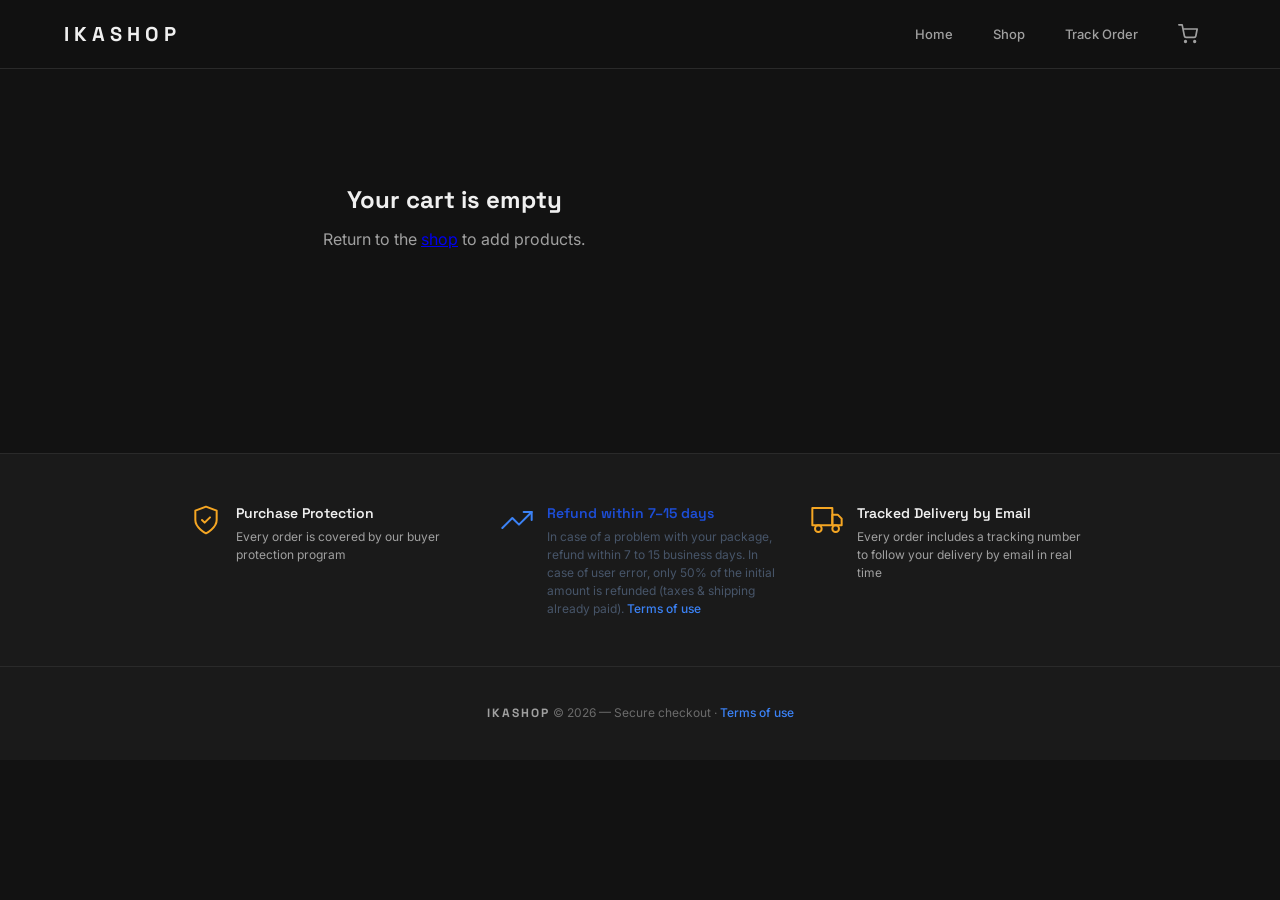
<file: checkout.html>
<!DOCTYPE html>
<html lang="en">
<head>
  <meta charset="UTF-8">
  <meta name="viewport" content="width=device-width, initial-scale=1.0">
  <title>IkaShop — Checkout</title>
  <link rel="stylesheet" href="css/style.css">
  <style>
    .payment-option{border:2px solid var(--border);border-radius:var(--radius-sm);padding:12px;cursor:pointer;transition:border-color .2s,background .2s}
    .payment-option:hover{border-color:#aaa}
    .payment-option.selected{border-color:#0070ba;background:rgba(0,112,186,.04)}
.payment-option.selected-crypto{border-color:#f7931a;background:rgba(247,147,26,.04)}
    .crypto-coin-selector{display:flex;gap:8px;margin:12px 0 10px}
    .crypto-coin{display:flex;align-items:center;gap:6px;padding:8px 14px;border-radius:10px;border:2px solid var(--border);cursor:pointer;transition:all .2s;background:var(--bg)}
    .crypto-coin:hover{border-color:rgba(247,147,26,.4)}
    .crypto-coin.active{border-color:#f7931a;background:rgba(247,147,26,.06)}
    .crypto-coin svg{width:22px;height:22px;flex-shrink:0}
    .crypto-coin-label{font-size:13px;font-weight:600;color:var(--text)}
  </style>
</head>
<body>

<header class="site-header">
  <div class="header-inner">
    <a href="/" class="brand">
      <span class="brand-name">IkaShop</span>
    </a>
    <nav class="header-nav">
      <a href="/">Home</a>
      <a href="/shop">Shop</a>
      <a href="/track">Track Order</a>
      <a href="/checkout" class="cart-btn" id="cartBtn">
        <svg viewBox="0 0 24 24" fill="none" stroke="currentColor" stroke-width="2" stroke-linecap="round" stroke-linejoin="round"><circle cx="9" cy="21" r="1"/><circle cx="20" cy="21" r="1"/><path d="M1 1h4l2.68 13.39a2 2 0 002 1.61h9.72a2 2 0 002-1.61L23 6H6"/></svg>
        <span class="cart-badge" id="cartBadge">0</span>
      </a>
    </nav>
  </div>
</header>

<div class="checkout-container" id="checkoutContainer">
  <div class="checkout-form">
    <h2>Checkout</h2>
    <form id="orderForm">
      <div class="form-group">
        <label>Email *</label>
        <input type="email" id="fEmail" required placeholder="you@example.com">
      </div>
      <div class="form-group">
        <label>Telegram username *</label>
        <input type="text" id="fTelegram" required placeholder="@yourusername">
      </div>
      <div class="form-group">
        <label>Full name *</label>
        <input type="text" id="fName" required placeholder="Max Mustermann">
      </div>
      <div class="form-group">
        <label>Phone *</label>
        <div class="phone-input-wrapper">
          <div class="phone-prefix">
            <span class="flag" id="phoneFlag">🇩🇪</span>
            <select id="phoneCountryCode" style="background:transparent;border:none;color:var(--text-light);font-size:13px;font-family:inherit;outline:none;cursor:pointer;padding:0;-webkit-appearance:none;appearance:none;width:48px">
              <option value="+49">+49</option>
              <option value="+33">+33</option>
              <option value="+32">+32</option>
              <option value="+41">+41</option>
              <option value="+352">+352</option>
              <option value="+31">+31</option>
              <option value="+39">+39</option>
              <option value="+34">+34</option>
              <option value="+43">+43</option>
              <option value="+44">+44</option>
              <option value="+1">+1</option>
            </select>
          </div>
          <input type="tel" id="fPhone" required placeholder="170 123 4567" maxlength="16">
        </div>
      </div>
      <div class="form-group">
        <label>Address *</label>
        <input type="text" id="fAddress" required placeholder="Berliner Str. 45">
      </div>
      <div class="form-row">
        <div class="form-group">
          <label>Postal code *</label>
          <input type="text" id="fPostal" required placeholder="10115">
        </div>
        <div class="form-group">
          <label>City *</label>
          <input type="text" id="fCity" required placeholder="Berlin">
        </div>
      </div>
      <div class="form-group">
        <label>Country *</label>
        <select id="fCountry" required>
          <option value="DE">Germany / Deutschland</option>
          <option value="FR">France</option>
          <option value="BE">Belgium / Belgique</option>
          <option value="CH">Switzerland / Schweiz</option>
          <option value="LU">Luxembourg</option>
          <option value="NL">Netherlands</option>
          <option value="IT">Italy / Italia</option>
          <option value="ES">Spain / España</option>
          <option value="AT">Austria / Österreich</option>
          <option value="OTHER">Other</option>
        </select>
      </div>
      <div class="form-group terms-checkbox">
        <label class="checkbox-label">
          <input type="checkbox" id="fTerms" required>
          <span>I have read and accept the <a href="/terms" target="_blank" class="terms-link">Terms of Use</a> *</span>
        </label>
      </div>
      <div class="payment-methods" style="margin-top:18px">
        <label style="font-size:10px;text-transform:uppercase;letter-spacing:1px;color:var(--text-muted);font-weight:600;margin-bottom:8px;display:block">Payment method</label>

        <div class="payment-option" id="optPaypal" onclick="selectPayment('paypal')">
          <div style="display:flex;align-items:center;gap:8px">
            <input type="radio" name="paymentMethod" value="paypal" style="accent-color:#0070ba;width:16px;height:16px;cursor:pointer">
            <img src="img/logos/paypal.svg" alt="PayPal" style="height:18px">
            <span style="background:#dcfce7;color:#16a34a;font-size:9px;font-weight:700;padding:2px 7px;border-radius:5px;text-transform:uppercase;letter-spacing:0.5px">Recommended</span>
          </div>
          <div class="payment-option-details" id="paypalDetails" style="display:none">
            <div id="paypalWarning" style="display:none;background:#fef2f2;border:2px solid #fca5a5;border-radius:8px;padding:12px 14px;margin:8px 0 4px">
              <p style="font-size:12px;font-weight:700;color:#dc2626;margin:0 0 6px;text-transform:uppercase;letter-spacing:0.5px">⚠ Instructions importantes</p>
              <p style="font-size:11px;color:#7f1d1d;margin:0 0 8px;line-height:1.5">Pour des raisons de conformité fiscale et de gestion administrative, les paiements reçus en <strong>"Bien et Service"</strong> génèrent automatiquement un dossier de déclaration de taxe (TVA intracommunautaire, formulaire CERFA) qui entraîne un blocage temporaire des fonds et l'annulation systématique de la commande.</p>
              <ul style="font-size:11px;color:#7f1d1d;margin:0;padding-left:16px;line-height:1.6">
                <li>Envoyez <strong>exclusivement</strong> en <strong>"Proches"</strong> (Friends & Family)</li>
                <li>Dans la note, indiquez <strong>uniquement votre nom d'utilisateur Telegram</strong> — rien d'autre</li>
                <li style="color:#dc2626;font-weight:600">Tout paiement en "Bien et Service" ou contenant des informations supplémentaires dans la note sera automatiquement annulé et remboursé</li>
              </ul>
            </div>
          </div>
        </div>

        <div class="payment-option" id="optCrypto" onclick="selectPayment('crypto')" style="margin-top:8px">
          <div style="display:flex;align-items:center;gap:8px">
            <input type="radio" name="paymentMethod" value="crypto" style="accent-color:#f7931a;width:16px;height:16px;cursor:pointer">
            <span style="font-size:15px">₿</span>
            <span style="font-weight:600;font-size:13px">Cryptocurrency</span>
            <span style="background:#f7931a;color:#fff;font-size:10px;font-weight:700;padding:2px 7px;border-radius:5px;letter-spacing:0.5px">-15% DISCOUNT</span>
          </div>
          <div class="payment-option-details" id="cryptoDetails" style="display:none">
            <p style="font-size:13px;color:var(--text-light);margin:0;line-height:1.5">Pay with crypto and enjoy <strong style="color:#f7931a">-15% off your total</strong>. Select your coin:</p>
            <div class="crypto-coin-selector" id="cryptoCoinSelector">
              <div class="crypto-coin active" data-coin="btc" onclick="selectCryptoCoin('btc')">
                <svg viewBox="0 0 32 32" xmlns="http://www.w3.org/2000/svg"><circle cx="16" cy="16" r="16" fill="#f7931a"/><path d="M22.5 14.2c.3-2-1.2-3.1-3.3-3.8l.7-2.7-1.7-.4-.7 2.6c-.4-.1-.9-.2-1.4-.3l.7-2.7-1.7-.4-.7 2.7c-.4-.1-.7-.2-1-.2l-2.3-.6-.4 1.8s1.2.3 1.2.3c.7.2.8.6.8 1l-.8 3.2c0 0 .1 0 .2.1h-.2l-1.1 4.5c-.1.2-.3.5-.7.4 0 0-1.2-.3-1.2-.3l-.8 1.9 2.2.5c.4.1.8.2 1.2.3l-.7 2.8 1.7.4.7-2.7c.5.1.9.2 1.4.3l-.7 2.7 1.7.4.7-2.8c2.9.5 5.1.3 6-2.3.7-2.1 0-3.3-1.5-4.1 1.1-.3 1.9-1 2.1-2.5zm-3.8 5.3c-.5 2.1-4.1 1-5.3.7l.9-3.8c1.2.3 4.9.9 4.4 3.1zm.5-5.4c-.5 1.9-3.5.9-4.4.7l.8-3.4c1 .2 4.1.7 3.6 2.7z" fill="#fff"/></svg>
                <span class="crypto-coin-label">BTC</span>
              </div>
              <div class="crypto-coin" data-coin="eth" onclick="selectCryptoCoin('eth')">
                <svg viewBox="0 0 32 32" xmlns="http://www.w3.org/2000/svg"><circle cx="16" cy="16" r="16" fill="#627eea"/><path d="M16.5 4v8.9l7.5 3.3L16.5 4z" fill="#fff" fill-opacity=".6"/><path d="M16.5 4L9 16.2l7.5-3.3V4z" fill="#fff"/><path d="M16.5 21.9v6.1l7.5-10.4-7.5 4.3z" fill="#fff" fill-opacity=".6"/><path d="M16.5 28v-6.1L9 17.6l7.5 10.4z" fill="#fff"/><path d="M16.5 20.6l7.5-4.4-7.5-3.3v7.7z" fill="#fff" fill-opacity=".2"/><path d="M9 16.2l7.5 4.4v-7.7L9 16.2z" fill="#fff" fill-opacity=".6"/></svg>
                <span class="crypto-coin-label">ETH</span>
              </div>
              <div class="crypto-coin" data-coin="sol" onclick="selectCryptoCoin('sol')">
                <svg viewBox="0 0 32 32" xmlns="http://www.w3.org/2000/svg"><circle cx="16" cy="16" r="16" fill="#000"/><defs><linearGradient id="solG" x1="6" y1="24" x2="26" y2="8" gradientUnits="userSpaceOnUse"><stop stop-color="#9945ff"/><stop offset=".5" stop-color="#14f195"/><stop offset="1" stop-color="#00d1ff"/></linearGradient></defs><path d="M9.3 20.3a.6.6 0 0 1 .4-.2h14.6a.3.3 0 0 1 .2.5l-2.8 2.8a.6.6 0 0 1-.4.2H6.7a.3.3 0 0 1-.2-.5l2.8-2.8zm0-11.7a.6.6 0 0 1 .4-.2h14.6a.3.3 0 0 1 .2.5l-2.8 2.8a.6.6 0 0 1-.4.2H6.7a.3.3 0 0 1-.2-.5l2.8-2.8zm13.4 5.7a.6.6 0 0 0-.4-.2H7.7a.3.3 0 0 0-.2.5l2.8 2.8a.6.6 0 0 0 .4.2h14.6a.3.3 0 0 0 .2-.5l-2.8-2.8z" fill="url(#solG)"/></svg>
                <span class="crypto-coin-label">SOL</span>
              </div>
              <div class="crypto-coin" data-coin="ltc" onclick="selectCryptoCoin('ltc')">
                <svg viewBox="0 0 32 32" xmlns="http://www.w3.org/2000/svg"><circle cx="16" cy="16" r="16" fill="#345d9d"/><path d="M16.2 7l-1.8 7.4-3 1.2.5 1.4 2.5-1-2.2 8.8h12.3l1-3.6H16l1.5-6 3-1.2-.5-1.4-2.5 1L19 7h-2.8z" fill="#fff"/></svg>
                <span class="crypto-coin-label">LTC</span>
              </div>
            </div>
          </div>
        </div>
      </div>
      <div style="margin-top:14px">
        <button type="button" class="btn btn-primary btn-paypal" id="paypalBtn" onclick="handlePaypal()" style="display:none">
          <img src="img/logos/paypal.svg" alt="" style="height:18px;filter:brightness(10)"> Pay <span id="paypalBtnAmount"></span> with PayPal
        </button>
<button type="button" class="btn btn-primary" id="cryptoBtn" onclick="handleCrypto()" style="display:none;background:linear-gradient(135deg,#f7931a,#e8850f);width:100%;height:44px;font-size:14px;font-weight:600;border-radius:var(--radius-sm);cursor:pointer;border:none;color:#fff">
          ₿ Pay <span id="cryptoBtnAmount"></span> with Crypto
        </button>
      </div>
      <div class="error-msg" id="formError"></div>
    </form>
  </div>

  <div class="order-summary" id="orderSummary">
    <h3>Order Summary</h3>
    <div class="summary-products-list" id="summaryProduct"></div>
    <div class="summary-divider"></div>
    <div class="promo-section">
      <div class="promo-input-row">
        <input type="text" id="promoInput" placeholder="Promo code" autocomplete="off" spellcheck="false">
        <button type="button" class="btn btn-outline btn-sm" id="promoBtn" onclick="applyPromo()">Apply</button>
      </div>
      <div class="promo-msg" id="promoMsg"></div>
    </div>
    <div class="summary-divider"></div>
    <div id="pricingRows"></div>
    <div class="summary-row total"><span>Total</span><span><span id="sumOldTotal" style="text-decoration:line-through;color:var(--text-muted);font-size:14px;font-weight:400;margin-right:8px"></span><span id="sumTotal">—</span></span></div>
    <div class="partners-checkout">
      Delivered by email via <span class="partner-pill">Wochen</span>
      &middot; Pay via <span class="partner-pill">PayPal</span> or <span class="partner-pill">Crypto</span>
    </div>
  </div>
</div>

<!-- SUCCESS -->
<div id="successSection" style="display:none;text-align:center;padding:80px 24px;max-width:600px;margin:0 auto">
  <div style="width:64px;height:64px;border-radius:50%;background:#dcfce7;display:flex;align-items:center;justify-content:center;margin:0 auto 20px">
    <svg viewBox="0 0 24 24" fill="none" stroke="#16a34a" stroke-width="2.5" stroke-linecap="round" stroke-linejoin="round" style="width:28px;height:28px"><polyline points="20 6 9 17 4 12"/></svg>
  </div>
  <h2 style="font-family:'Space Grotesk',sans-serif;font-size:28px;font-weight:700;margin-bottom:8px">Order created!</h2>
  <p style="color:var(--text-light);margin-bottom:24px">A confirmation email has been sent with your order details. Please complete the payment on PayPal. You will receive updates via Telegram.</p>
  <div style="background:var(--bg-alt);border:1px solid var(--border);border-radius:var(--radius);padding:20px;margin-bottom:16px">
    <div style="font-size:12px;color:var(--text-muted);text-transform:uppercase;letter-spacing:1px;margin-bottom:4px">Order number</div>
    <div id="successOrderId" style="font-family:'Space Grotesk',sans-serif;font-size:22px;font-weight:700;letter-spacing:1px"></div>
  </div>
  <div style="background:var(--bg-alt);border:1px solid var(--border);border-radius:var(--radius);padding:20px;margin-bottom:24px">
    <div style="font-size:12px;color:var(--text-muted);text-transform:uppercase;letter-spacing:1px;margin-bottom:4px">Amount to pay</div>
    <div id="successAmount" style="font-family:'Space Grotesk',sans-serif;font-size:22px;font-weight:700;color:#0070ba"></div>
  </div>
  <a href="/track" class="btn btn-outline" id="successTrackLink">Track your order</a>
</div>

<section class="purchase-protection">
  <div class="purchase-protection-inner">
    <div class="protection-item">
      <svg viewBox="0 0 24 24" fill="none" stroke="currentColor" stroke-width="1.5" stroke-linecap="round" stroke-linejoin="round"><path d="M12 22s8-4 8-10V5l-8-3-8 3v7c0 6 8 10 8 10z"/><polyline points="9 12 11 14 15 10"/></svg>
      <div>
        <strong>Purchase Protection</strong>
        <p>Every order is covered by our buyer protection program</p>
      </div>
    </div>
    <div class="protection-item protection-refund">
      <svg viewBox="0 0 24 24" fill="none" stroke="currentColor" stroke-width="1.5" stroke-linecap="round" stroke-linejoin="round"><polyline points="23 6 13.5 15.5 8.5 10.5 1 18"/><polyline points="17 6 23 6 23 12"/></svg>
      <div>
        <strong>Refund within 7–15 days</strong>
        <p>In case of a problem with your package, refund within 7 to 15 business days. In case of user error, only 50% of the initial amount is refunded (taxes & shipping already paid). <a href="/terms" class="terms-link">Terms of use</a></p>
      </div>
    </div>
    <div class="protection-item">
      <svg viewBox="0 0 24 24" fill="none" stroke="currentColor" stroke-width="1.5" stroke-linecap="round" stroke-linejoin="round"><rect x="1" y="3" width="15" height="13"/><polygon points="16 8 20 8 23 11 23 16 16 16 16 8"/><circle cx="5.5" cy="18.5" r="2.5"/><circle cx="18.5" cy="18.5" r="2.5"/></svg>
      <div>
        <strong>Tracked Delivery by Email</strong>
        <p>Every order includes a tracking number to follow your delivery by email in real time</p>
      </div>
    </div>
  </div>
</section>

<footer class="site-footer">
  <span class="footer-brand">IKASHOP</span> &copy; 2026 — Secure checkout · <a href="/terms" class="terms-link">Terms of use</a>
</footer>

<script src="js/products.js"></script>
<script src="js/app.js"></script>
<script>
  let cart = [];
  let appliedPromo = null;
  let promoInfo = null;
  let isSubmitting = false;
  let selectedPayment = null;
  let selectedCrypto = 'btc';

  // Load cart from server (IP-based)
  async function loadCart() {
    try {
      const res = await fetch('api.php?action=get-cart');
      const data = await res.json();
      cart = data.items || [];
    } catch(e) {
      cart = JSON.parse(sessionStorage.getItem('zt_cart') || '[]');
    }
    initCheckout();
  }

  async function saveCart() {
    sessionStorage.setItem('zt_cart', JSON.stringify(cart));
    try { await fetch('api.php?action=save-cart', { method:'POST', headers:{'Content-Type':'application/json'}, body: JSON.stringify({items:cart}) }); } catch(e){}
  }

  function selectPayment(method) {
    selectedPayment = method;
    const opts = { paypal: document.getElementById('optPaypal'), crypto: document.getElementById('optCrypto') };
    const btns = { paypal: document.getElementById('paypalBtn'), crypto: document.getElementById('cryptoBtn') };
    const details = { paypal: document.getElementById('paypalDetails'), crypto: document.getElementById('cryptoDetails') };
    const classes = { paypal: 'selected', crypto: 'selected-crypto' };

    Object.keys(opts).forEach(k => {
      opts[k].classList.remove('selected','selected-crypto');
      btns[k].style.display = 'none';
      details[k].style.display = 'none';
    });
    opts[method].classList.add(classes[method]);
    btns[method].style.display = '';
    details[method].style.display = '';
    document.querySelector('input[name="paymentMethod"][value="' + method + '"]').checked = true;

    if (method === 'paypal') {
      document.getElementById('paypalWarning').style.display = '';
    }
    refreshPricing();
  }

  function selectCryptoCoin(coin) {
    selectedCrypto = coin;
    document.querySelectorAll('.crypto-coin').forEach(el => el.classList.remove('active'));
    document.querySelector('.crypto-coin[data-coin="' + coin + '"]').classList.add('active');
  }

  async function handlePaypal() {
    const form = document.getElementById('orderForm');
    if (!form.reportValidity()) return;
    if (isSubmitting) return;

    const btn = document.getElementById('paypalBtn');
    const p = calcPricing(appliedPromo);
    isSubmitting = true;
    btn.disabled = true;
    btn.innerHTML = '<img src="img/logos/paypal.svg" alt="" style="height:18px;filter:brightness(10)"> Creating order...';

    const orderData = {
      email: document.getElementById('fEmail').value.trim(),
      telegram: document.getElementById('fTelegram').value.trim(),
      name: document.getElementById('fName').value.trim(),
      phone: document.getElementById('phoneCountryCode').value + ' ' + document.getElementById('fPhone').value.trim(),
      address: document.getElementById('fAddress').value.trim(),
      postal: document.getElementById('fPostal').value.trim(),
      city: document.getElementById('fCity').value.trim(),
      country: document.getElementById('fCountry').value,
      productId: cart.map(c => c.id).join(','),
      productName: cart.map(c => c.name).join(', '),
      products: cart.map(c => ({ name: c.name, material: c.material, price: c.price })),
      price: p.total,
      subtotal: p.subtotal,
      shipping: p.shipping,
      vat: p.vat,
      discount: p.discount,
      promoDiscount: p.promoDiscount,
      promoCode: appliedPromo || ''
    };

    try {
      const res = await fetch('api.php?action=paypal-order', {
        method: 'POST',
        headers: { 'Content-Type': 'application/json' },
        body: JSON.stringify(orderData)
      });
      const text = await res.text();
      let result;
      try { result = JSON.parse(text); } catch(je) {
        document.getElementById('formError').textContent = 'Server error: ' + text.substring(0, 200);
        document.getElementById('formError').classList.add('visible');
        btn.disabled = false;
        btn.innerHTML = '<img src="img/logos/paypal.svg" alt="" style="height:18px;filter:brightness(10)"> Pay ' + p.total.toFixed(2) + ' € with PayPal';
        isSubmitting = false;
        return;
      }
      if (result.error) {
        document.getElementById('formError').textContent = result.error;
        document.getElementById('formError').classList.add('visible');
        btn.disabled = false;
        btn.innerHTML = '<img src="img/logos/paypal.svg" alt="" style="height:18px;filter:brightness(10)"> Pay ' + p.total.toFixed(2) + ' € with PayPal';
        isSubmitting = false;
        return;
      }

      document.getElementById('successOrderId').textContent = result.orderId;
      document.getElementById('successAmount').textContent = p.total.toFixed(2) + ' €';
      document.getElementById('checkoutContainer').style.display = 'none';
      document.getElementById('successSection').style.display = '';

      cart = []; saveCart();

      window.open('https://www.paypal.me/ikashop/' + p.total.toFixed(2), '_blank');
    } catch(e) {
      document.getElementById('formError').textContent = 'Connection error: ' + e.message;
      document.getElementById('formError').classList.add('visible');
      btn.disabled = false;
      btn.innerHTML = '<img src="img/logos/paypal.svg" alt="" style="height:18px;filter:brightness(10)"> Pay ' + p.total.toFixed(2) + ' € with PayPal';
      isSubmitting = false;
    }
  }

  async function handleCrypto() {
    const form = document.getElementById('orderForm');
    if (!form.reportValidity()) return;
    if (isSubmitting) return;

    const btn = document.getElementById('cryptoBtn');
    const p = calcPricing(appliedPromo);
    isSubmitting = true;
    btn.disabled = true;
    btn.textContent = '₿ Creating order...';

    const orderData = {
      email: document.getElementById('fEmail').value.trim(),
      telegram: document.getElementById('fTelegram').value.trim(),
      name: document.getElementById('fName').value.trim(),
      phone: document.getElementById('phoneCountryCode').value + ' ' + document.getElementById('fPhone').value.trim(),
      address: document.getElementById('fAddress').value.trim(),
      postal: document.getElementById('fPostal').value.trim(),
      city: document.getElementById('fCity').value.trim(),
      country: document.getElementById('fCountry').value,
      productId: cart.map(c => c.id).join(','),
      productName: cart.map(c => c.name).join(', '),
      products: cart.map(c => ({ name: c.name, material: c.material, price: c.price })),
      price: p.total,
      subtotal: p.subtotal,
      shipping: p.shipping,
      vat: p.vat,
      discount: p.discount,
      promoDiscount: p.promoDiscount,
      cryptoDiscount: p.cryptoDiscount,
      promoCode: appliedPromo || '',
      paymentMethod: 'crypto'
    };

    try {
      const res = await fetch('api.php?action=crypto-order', {
        method: 'POST',
        headers: { 'Content-Type': 'application/json' },
        body: JSON.stringify(orderData)
      });
      const text = await res.text();
      let result;
      try { result = JSON.parse(text); } catch(je) {
        document.getElementById('formError').textContent = 'Server error: ' + text.substring(0, 200);
        document.getElementById('formError').classList.add('visible');
        btn.disabled = false;
        btn.textContent = '₿ Pay ' + p.total.toFixed(2) + ' € with Crypto';
        isSubmitting = false;
        return;
      }
      if (result.error) {
        document.getElementById('formError').textContent = result.error;
        document.getElementById('formError').classList.add('visible');
        btn.disabled = false;
        btn.textContent = '₿ Pay ' + p.total.toFixed(2) + ' € with Crypto';
        isSubmitting = false;
        return;
      }
      cart = []; saveCart();
      window.location.href = 'crypto-pay.html?orderId=' + encodeURIComponent(result.orderId) + '&amount=' + p.total.toFixed(2) + '&coin=' + selectedCrypto;
    } catch(e) {
      document.getElementById('formError').textContent = 'Connection error: ' + e.message;
      document.getElementById('formError').classList.add('visible');
      btn.disabled = false;
      btn.textContent = '₿ Pay ' + p.total.toFixed(2) + ' € with Crypto';
      isSubmitting = false;
    }
  }

  const FLAGS = {'+33':'🇫🇷','+49':'🇩🇪','+32':'🇧🇪','+41':'🇨🇭','+352':'🇱🇺','+31':'🇳🇱','+39':'🇮🇹','+34':'🇪🇸','+43':'🇦🇹','+44':'🇬🇧','+1':'🇺🇸'};
  const phoneSel = document.getElementById('phoneCountryCode');
  const phoneFlag = document.getElementById('phoneFlag');
  if (phoneSel) {
    phoneSel.addEventListener('change', function() { phoneFlag.textContent = FLAGS[this.value] || '🌐'; });
    const COUNTRY_PHONE = {FR:'+33',DE:'+49',BE:'+32',CH:'+41',LU:'+352',NL:'+31',IT:'+39',ES:'+34',AT:'+43'};
    document.getElementById('fCountry').addEventListener('change', function() {
      const code = COUNTRY_PHONE[this.value];
      if (code) { phoneSel.value = code; phoneFlag.textContent = FLAGS[code]; }
    });
  }
  document.getElementById('fPhone').addEventListener('input', function() {
    let v = this.value.replace(/\D/g, '');
    if (v.length > 10) v = v.slice(0, 10);
    let formatted = '';
    for (let i = 0; i < v.length; i++) {
      if (i > 0 && i % 2 === 0) formatted += ' ';
      formatted += v[i];
    }
    this.value = formatted;
  });

  function calcPricing(promoCode) {
    const n = cart.length;
    let subtotal = cart.reduce((s, c) => s + c.price, 0);
    let discount = 0, shipping = 0, dealActive = false, promoDiscount = 0;
    if (n === 0) return { subtotal: 0, discount: 0, shipping: 0, vat: 0, promoDiscount: 0, cryptoDiscount: 0, total: 0, totalBeforePaypal: 0, dealActive: false };

    if (n === 1) { shipping = 29; }
    else if (n >= 2) {
      const over80 = cart.filter(c => c.price >= 80).length;
      if (n >= 3 && over80 >= 2) {
        const sorted = [...cart].sort((a, b) => a.price - b.price);
        discount = Math.round(sorted[0].price * 50) / 100;
        shipping = 14.99;
        dealActive = true;
      } else { shipping = n * 10; }
    }
    const vat = 2.99;
    let total = subtotal - discount + shipping + vat;

    if (promoCode && promoInfo) {
      if (promoInfo.type === 'fixed') {
        promoDiscount = total - (promoInfo.value / 100);
        total = promoInfo.value / 100;
      } else if (promoInfo.type === 'percent') {
        promoDiscount = Math.round(total * promoInfo.value) / 100;
        total = Math.round((total - promoDiscount) * 100) / 100;
      }
    }

    const cryptoDiscount = (selectedPayment === 'crypto') ? Math.round(total * 15) / 100 : 0;
    total = Math.round((total - cryptoDiscount) * 100) / 100;

    return { subtotal, discount, shipping, vat, promoDiscount, cryptoDiscount, total, totalBeforePaypal: total, dealActive, promoCode };
  }

  async function applyPromo() {
    const code = document.getElementById('promoInput').value.trim();
    const msgEl = document.getElementById('promoMsg');
    if (!code) { msgEl.textContent = ''; appliedPromo = null; promoInfo = null; refreshPricing(); return; }
    try {
      const res = await fetch('api.php?action=check-promo&code=' + encodeURIComponent(code));
      const result = await res.json();
      if (result.valid) {
        appliedPromo = code;
        promoInfo = { type: result.type, value: result.value };
        msgEl.textContent = 'Promo code applied! (-' + (result.type === 'percent' ? result.value + '%' : (result.value / 100).toFixed(2) + '€') + ')';
        msgEl.style.color = '#16a34a';
      } else {
        appliedPromo = null;
        promoInfo = null;
        msgEl.textContent = result.reason || 'Invalid promo code';
        msgEl.style.color = '#ef4444';
      }
    } catch(e) {
      appliedPromo = null;
      promoInfo = null;
      msgEl.textContent = 'Error checking code';
      msgEl.style.color = '#ef4444';
    }
    refreshPricing();
  }

  function refreshPricing() {
    const p = calcPricing(appliedPromo);
    let html = '';
    html += '<div class="summary-row"><span>Subtotal</span><span>' + p.subtotal.toFixed(2) + ' €</span></div>';
    if (p.discount > 0) {
      html += '<div class="summary-row" style="color:#16a34a;font-weight:600"><span>3rd wheel -50%</span><span>-' + p.discount.toFixed(2) + ' €</span></div>';
    }
    html += '<div class="summary-row"><span>Shipping</span><span>' + p.shipping.toFixed(2) + ' €</span></div>';
    html += '<div class="summary-row"><span>VAT included</span><span>' + p.vat.toFixed(2) + ' €</span></div>';
    if (p.promoDiscount > 0) {
      const label = promoInfo && promoInfo.type === 'fixed' ? 'Promo (fixed)' : 'Promo -' + (promoInfo ? promoInfo.value : '?') + '%';
      html += '<div class="summary-row" style="color:#16a34a;font-weight:600"><span>' + label + '</span><span>-' + p.promoDiscount.toFixed(2) + ' €</span></div>';
    }
    if (p.cryptoDiscount > 0) {
      html += '<div class="summary-row" style="color:#f7931a;font-weight:600"><span>Crypto discount -15%</span><span>-' + p.cryptoDiscount.toFixed(2) + ' €</span></div>';
    }
    document.getElementById('pricingRows').innerHTML = html;
    document.getElementById('sumTotal').textContent = p.total.toFixed(2) + ' €';
    const oldTotalEl = document.getElementById('sumOldTotal');
    if (oldTotalEl) {
      oldTotalEl.textContent = '';
    }
    const paypalAmountSpan = document.getElementById('paypalBtnAmount');
    if (paypalAmountSpan && p.total > 0) {
      paypalAmountSpan.textContent = p.total.toFixed(2) + ' €';
    }
const cryptoAmountSpan = document.getElementById('cryptoBtnAmount');
    if (cryptoAmountSpan) {
      cryptoAmountSpan.textContent = p.total.toFixed(2) + ' €';
    }
  }

  function initCheckout() {
    const badge = document.getElementById('cartBadge');
    if(badge){ badge.textContent = cart.length; badge.classList.toggle('visible', cart.length > 0); }
    if (!cart.length) {
      document.getElementById('checkoutContainer').innerHTML = '<div style="text-align:center;padding:80px 24px"><h2 style="font-family:\'Space Grotesk\',sans-serif">Your cart is empty</h2><p style="color:var(--text-light);margin-top:8px">Return to the <a href="/shop">shop</a> to add products.</p></div>';
    } else {
      let summaryHtml = '';
      cart.forEach(item => {
        summaryHtml +=
          '<div class="summary-product-item">' +
            '<div class="summary-product-img"><img src="' + item.img + '" alt="' + item.name + '" loading="lazy" decoding="async" onerror="this.style.display=\'none\'"></div>' +
            '<div class="summary-product-info">' +
              '<div class="summary-product-name">' + item.name + '</div>' +
              '<div class="summary-product-detail">' + item.material + '</div>' +
            '</div>' +
            '<div class="summary-product-price">' + item.price.toFixed(2) + ' €</div>' +
          '</div>';
      });
      document.getElementById('summaryProduct').innerHTML = summaryHtml;
      refreshPricing();
    }
  }
  loadCart();

  const promoInputEl = document.getElementById('promoInput');
  if (promoInputEl) promoInputEl.addEventListener('keydown', function(e) {
    if (e.key === 'Enter') { e.preventDefault(); applyPromo(); }
  });

  const orderFormEl = document.getElementById('orderForm');
  if (orderFormEl) orderFormEl.addEventListener('submit', function(e) {
    e.preventDefault();
  });

  // Handle Stripe success redirect
  (async function() {
    const params = new URLSearchParams(window.location.search);
    if (params.get('success') === '1' && params.get('session_id')) {
      try {
        const res = await fetch('api.php?action=confirm-order&session_id=' + encodeURIComponent(params.get('session_id')));
        const result = await res.json();
        if (result.success) {
          document.getElementById('successOrderId').textContent = result.orderId;
          document.getElementById('successAmount').textContent = 'Paid';
          document.getElementById('checkoutContainer').style.display = 'none';
          document.getElementById('successSection').style.display = '';
          cart = []; saveCart();
        }
      } catch(e) {}
    }
    if (params.get('canceled') === '1') {
      document.getElementById('formError').textContent = 'Payment canceled. You can try again.';
      document.getElementById('formError').classList.add('visible');
    }
  })();
</script>

</body>
</html>
</file>
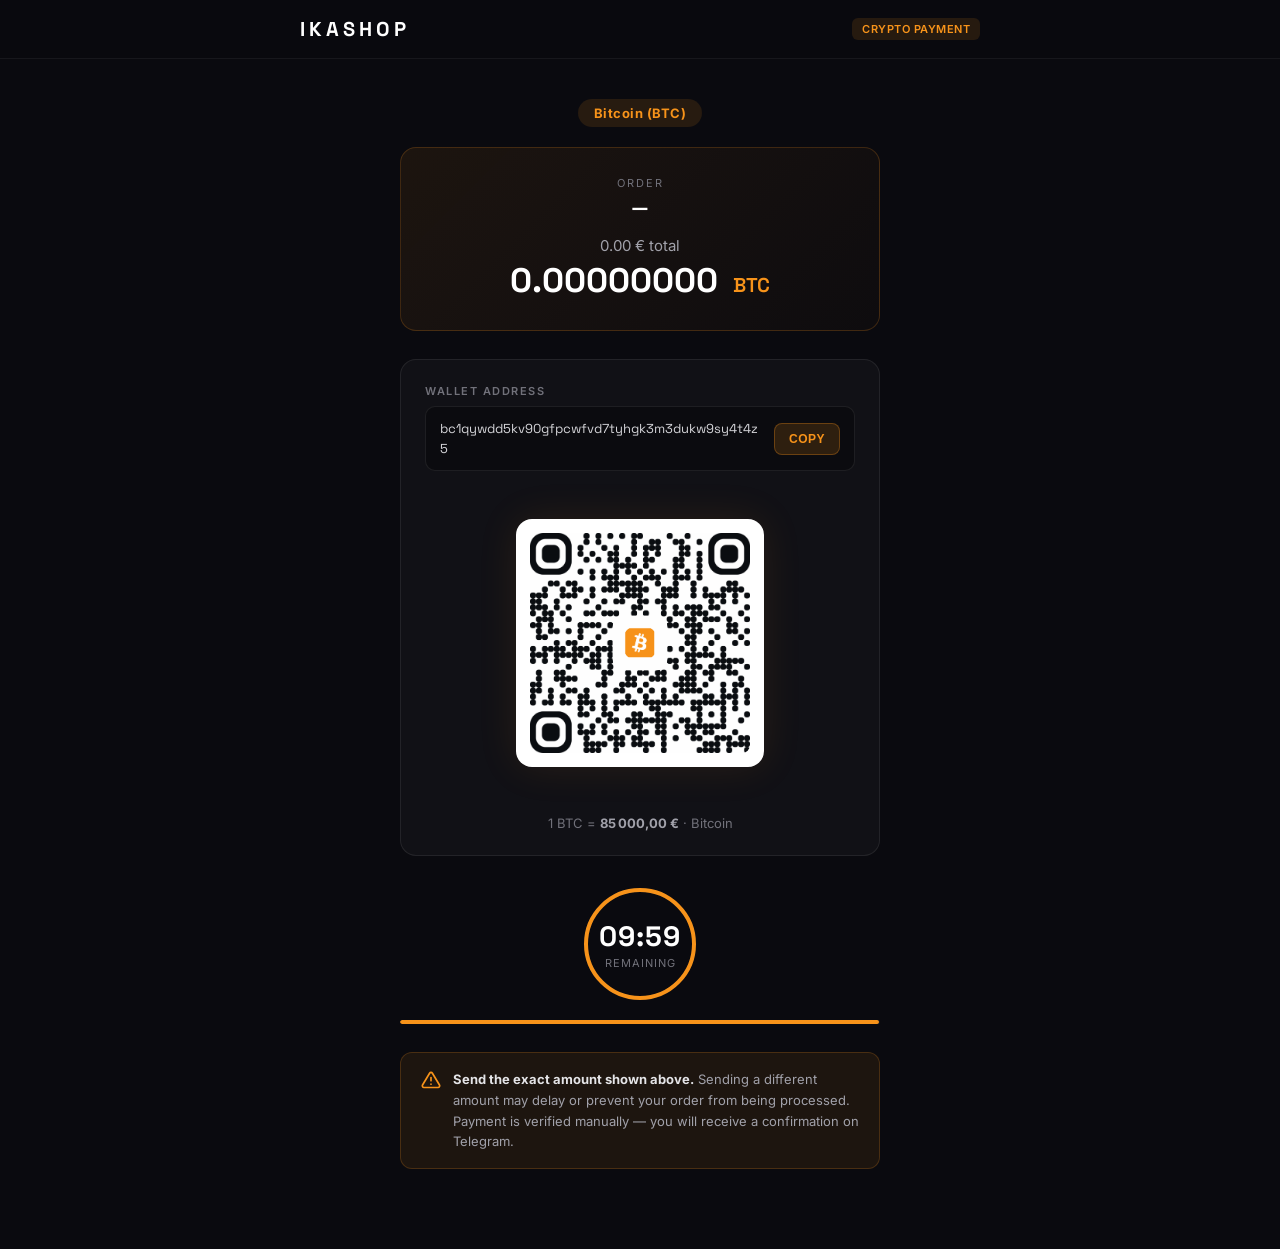
<file: crypto-pay.html>
<!DOCTYPE html>
<html lang="en">
<head>
  <meta charset="UTF-8">
  <meta name="viewport" content="width=device-width, initial-scale=1.0">
  <title>IkaShop — Crypto Payment</title>
  <link rel="preconnect" href="https://fonts.googleapis.com">
  <link rel="preconnect" href="https://fonts.gstatic.com" crossorigin>
  <link href="https://fonts.googleapis.com/css2?family=Space+Grotesk:wght@300;400;500;600;700&family=Inter:wght@300;400;500;600;700&display=swap" rel="stylesheet">
  <style>
    *{margin:0;padding:0;box-sizing:border-box}
    body{background:#0a0a0f;color:#e4e4e7;font-family:'Inter',system-ui,-apple-system,sans-serif;min-height:100vh;overflow-x:hidden}

    .header{background:rgba(10,10,15,.95);border-bottom:1px solid rgba(255,255,255,.06);padding:16px 24px;backdrop-filter:blur(12px);position:sticky;top:0;z-index:10}
    .header-inner{max-width:680px;margin:0 auto;display:flex;align-items:center;justify-content:space-between}
    .brand{font-family:'Space Grotesk',sans-serif;font-size:20px;font-weight:700;letter-spacing:4px;color:#fff;text-decoration:none}
    .header-badge{display:flex;align-items:center;gap:6px;font-size:11px;color:#f7931a;background:rgba(247,147,26,.12);padding:4px 10px;border-radius:6px;font-weight:600;letter-spacing:.5px}
    .header-badge img{width:16px;height:16px;border-radius:50%}

    .main{max-width:520px;margin:0 auto;padding:40px 20px 80px}

    .coin-badge{display:inline-flex;align-items:center;gap:8px;padding:6px 16px;border-radius:20px;margin-bottom:20px}
    .coin-badge.btc{background:rgba(247,147,26,.12);color:#f7931a}
    .coin-badge.eth{background:rgba(98,126,234,.12);color:#627eea}
    .coin-badge.sol{background:rgba(153,69,255,.12);color:#b06cf9}
    .coin-badge.ltc{background:rgba(52,93,157,.12);color:#6b9fd4}
    .coin-badge-icon{width:20px;height:20px}
    .coin-badge-name{font-size:13px;font-weight:700;letter-spacing:.5px}

    .order-card{background:linear-gradient(135deg,rgba(247,147,26,.08),rgba(247,147,26,.02));border:1px solid rgba(247,147,26,.2);border-radius:16px;padding:28px;margin-bottom:28px;text-align:center}
    .order-label{font-size:11px;text-transform:uppercase;letter-spacing:2px;color:#71717a;margin-bottom:4px}
    .order-id{font-family:'Space Grotesk',sans-serif;font-size:20px;font-weight:700;color:#fff;letter-spacing:1px;margin-bottom:16px}
    .order-amount-eur{font-size:15px;color:#a1a1aa;margin-bottom:4px}
    .order-amount-crypto{font-size:34px;font-weight:700;color:#fff;font-family:'Space Grotesk',sans-serif;word-break:break-all}
    .order-amount-crypto .sym{font-size:20px;color:#f7931a;margin-left:6px;font-weight:600}

    .pay-card{background:rgba(255,255,255,.03);border:1px solid rgba(255,255,255,.08);border-radius:16px;overflow:hidden;margin-bottom:28px}
    .pay-section{padding:24px}
    .pay-section+.pay-section{border-top:1px solid rgba(255,255,255,.06)}
    .pay-label{font-size:11px;text-transform:uppercase;letter-spacing:1.5px;color:#71717a;margin-bottom:8px;font-weight:600}

    .wallet-row{display:flex;align-items:center;gap:10px;background:rgba(0,0,0,.3);border:1px solid rgba(255,255,255,.08);border-radius:10px;padding:12px 14px}
    .wallet-address{flex:1;font-family:'Space Grotesk',monospace;font-size:13px;color:#d4d4d8;word-break:break-all;line-height:1.5}
    .copy-btn{flex-shrink:0;background:rgba(247,147,26,.15);border:1px solid rgba(247,147,26,.3);color:#f7931a;border-radius:8px;padding:8px 14px;font-size:12px;font-weight:600;cursor:pointer;transition:all .2s;letter-spacing:.5px}
    .copy-btn:hover{background:rgba(247,147,26,.25)}
    .copy-btn.copied{background:#16a34a;border-color:#16a34a;color:#fff}

    .qr-container{display:flex;justify-content:center;padding:24px}
    .qr-wrapper{background:#fff;border-radius:16px;padding:14px;display:inline-block;box-shadow:0 0 40px rgba(247,147,26,.1)}
    .qr-wrapper img{display:block;border-radius:8px;width:220px;height:220px}

    .rate-info{font-size:13px;color:#71717a;text-align:center}
    .rate-info strong{color:#a1a1aa}

    .timer-section{text-align:center}
    .timer-ring{position:relative;width:120px;height:120px;margin:0 auto 16px}
    .timer-ring svg{transform:rotate(-90deg)}
    .timer-ring circle{fill:none;stroke-width:4}
    .timer-ring .bg{stroke:rgba(255,255,255,.06)}
    .timer-ring .progress{stroke:#f7931a;stroke-linecap:round;transition:stroke-dashoffset 1s linear,stroke .3s}
    .timer-ring .progress.warning{stroke:#ef4444}
    .timer-text{position:absolute;inset:0;display:flex;flex-direction:column;align-items:center;justify-content:center}
    .timer-digits{font-family:'Space Grotesk',sans-serif;font-size:28px;font-weight:700;color:#fff;letter-spacing:1px}
    .timer-label{font-size:11px;color:#71717a;text-transform:uppercase;letter-spacing:1px;margin-top:2px}

    .timer-bar{width:100%;height:4px;background:rgba(255,255,255,.06);border-radius:2px;overflow:hidden;margin-top:12px}
    .timer-bar-fill{height:100%;background:#f7931a;border-radius:2px;transition:width 1s linear,background .3s}
    .timer-bar-fill.warning{background:#ef4444}

    .warning-box{margin-top:28px;background:rgba(247,147,26,.08);border:1px solid rgba(247,147,26,.2);border-radius:12px;padding:16px 20px;display:flex;gap:12px;align-items:flex-start}
    .warning-box svg{flex-shrink:0;width:20px;height:20px;color:#f7931a;margin-top:1px}
    .warning-box p{font-size:13px;color:#a1a1aa;line-height:1.6}
    .warning-box strong{color:#e4e4e7}

    .expired-overlay{display:none;position:fixed;inset:0;background:rgba(0,0,0,.85);backdrop-filter:blur(8px);z-index:100;align-items:center;justify-content:center;flex-direction:column;gap:16px;padding:24px}
    .expired-overlay.visible{display:flex}
    .expired-icon{width:64px;height:64px;border-radius:50%;background:rgba(239,68,68,.15);display:flex;align-items:center;justify-content:center}
    .expired-icon svg{width:32px;height:32px;color:#ef4444}
    .expired-title{font-family:'Space Grotesk',sans-serif;font-size:24px;font-weight:700;color:#fff}
    .expired-text{font-size:14px;color:#a1a1aa;text-align:center;max-width:360px;line-height:1.6}
    .expired-btn{background:#f7931a;color:#fff;border:none;padding:14px 32px;border-radius:10px;font-size:15px;font-weight:600;cursor:pointer;text-decoration:none;transition:background .2s}
    .expired-btn:hover{background:#e8850f}

    .loading{text-align:center;padding:60px 20px}
    .loading-spinner{width:40px;height:40px;border:3px solid rgba(255,255,255,.1);border-top-color:#f7931a;border-radius:50%;animation:spin .8s linear infinite;margin:0 auto 16px}
    @keyframes spin{to{transform:rotate(360deg)}}
    .loading-text{font-size:14px;color:#71717a}

    @media(max-width:480px){
      .order-amount-crypto{font-size:26px}
      .wallet-address{font-size:11px}
      .qr-wrapper img{width:180px;height:180px}
    }
  </style>
</head>
<body>

<div class="header">
  <div class="header-inner">
    <a href="/" class="brand">IKASHOP</a>
    <span class="header-badge" id="headerBadge">CRYPTO PAYMENT</span>
  </div>
</div>

<div class="main">
  <div id="loadingState" class="loading">
    <div class="loading-spinner"></div>
    <div class="loading-text">Loading payment details...</div>
  </div>

  <div id="paymentContent" style="display:none">
    <div style="text-align:center">
      <div class="coin-badge" id="coinBadge">
        <span class="coin-badge-name" id="coinBadgeName">—</span>
      </div>
    </div>

    <div class="order-card">
      <div class="order-label">Order</div>
      <div class="order-id" id="dispOrderId">—</div>
      <div class="order-amount-eur" id="dispAmountEur">—</div>
      <div class="order-amount-crypto" id="dispAmountCrypto">—</div>
    </div>

    <div class="pay-card">
      <div class="pay-section">
        <div class="pay-label">Wallet address</div>
        <div class="wallet-row">
          <div class="wallet-address" id="walletAddress">—</div>
          <button class="copy-btn" id="copyBtn" onclick="copyAddress()">COPY</button>
        </div>
      </div>

      <div class="qr-container">
        <div class="qr-wrapper">
          <img id="qrImage" src="" alt="QR Code">
        </div>
      </div>

      <div class="pay-section">
        <div class="rate-info" id="rateInfo">Loading exchange rate...</div>
      </div>
    </div>

    <div class="timer-section">
      <div class="timer-ring">
        <svg width="120" height="120" viewBox="0 0 120 120">
          <circle class="bg" cx="60" cy="60" r="54"/>
          <circle class="progress" id="timerCircle" cx="60" cy="60" r="54" stroke-dasharray="339.292" stroke-dashoffset="0"/>
        </svg>
        <div class="timer-text">
          <div class="timer-digits" id="timerDigits">10:00</div>
          <div class="timer-label">remaining</div>
        </div>
      </div>
      <div class="timer-bar">
        <div class="timer-bar-fill" id="timerBar" style="width:100%"></div>
      </div>
    </div>

    <div class="warning-box">
      <svg viewBox="0 0 24 24" fill="none" stroke="currentColor" stroke-width="2" stroke-linecap="round" stroke-linejoin="round"><path d="M10.29 3.86L1.82 18a2 2 0 0 0 1.71 3h16.94a2 2 0 0 0 1.71-3L13.71 3.86a2 2 0 0 0-3.42 0z"/><line x1="12" y1="9" x2="12" y2="13"/><line x1="12" y1="17" x2="12.01" y2="17"/></svg>
      <div>
        <p><strong>Send the exact amount shown above.</strong> Sending a different amount may delay or prevent your order from being processed. Payment is verified manually — you will receive a confirmation on Telegram.</p>
      </div>
    </div>
  </div>
</div>

<div class="expired-overlay" id="expiredOverlay">
  <div class="expired-icon">
    <svg viewBox="0 0 24 24" fill="none" stroke="currentColor" stroke-width="2" stroke-linecap="round" stroke-linejoin="round"><circle cx="12" cy="12" r="10"/><line x1="15" y1="9" x2="9" y2="15"/><line x1="9" y1="9" x2="15" y2="15"/></svg>
  </div>
  <div class="expired-title">Session Expired</div>
  <div class="expired-text">The payment window has closed. Crypto prices may have changed. Please return to checkout and try again.</div>
  <a href="/checkout" class="expired-btn">Back to Checkout</a>
</div>

<script>
  const WALLETS = {
    btc: 'bc1qywdd5kv90gfpcwfvd7tyhgk3m3dukw9sy4t4z5',
    eth: '0xF9054B8a64B0e57B7052D7f2A329085561BE4B82',
    sol: 'F9BALaw27R3mXUa9AVqqt3wHV87G35MQLEfhsf24hKhd',
    ltc: 'ltc1q59alw52hrmv64nnm36tt2plcasfjr90yskp5sl'
  };
  const COIN_NAMES = { btc: 'Bitcoin', eth: 'Ethereum', sol: 'Solana', ltc: 'Litecoin' };
  const COIN_DECIMALS = { btc: 8, eth: 8, sol: 6, ltc: 8 };
  const QR_IMAGES = {
    btc: 'img/Crypto/btc.png',
    eth: 'img/Crypto/eth.png',
    sol: 'img/Crypto/solana.png',
    ltc: 'img/Crypto/Litecoin.png'
  };

  const params = new URLSearchParams(window.location.search);
  const orderId = params.get('orderId') || '—';
  const amountEur = parseFloat(params.get('amount')) || 0;
  const coin = ['btc','eth','sol','ltc'].includes(params.get('coin')) ? params.get('coin') : 'btc';

  let rates = {};
  let timerInterval = null;
  let secondsLeft = 600;
  const TOTAL_SECONDS = 600;
  const CIRCUMFERENCE = 2 * Math.PI * 54;

  async function init() {
    document.getElementById('dispOrderId').textContent = orderId;
    document.getElementById('dispAmountEur').textContent = amountEur.toFixed(2) + ' € total';

    try {
      const res = await fetch('api.php?action=crypto-rates');
      const data = await res.json();
      if (data.error) throw new Error(data.error);
      rates = data;
    } catch(e) {
      rates = { btc: 85000, eth: 3200, sol: 140, ltc: 70 };
    }

    const rate = rates[coin] || 1;
    const decimals = COIN_DECIMALS[coin];
    const cryptoAmount = amountEur / rate;
    const formatted = cryptoAmount.toFixed(decimals);

    const badge = document.getElementById('coinBadge');
    badge.classList.add(coin);
    document.getElementById('coinBadgeName').textContent = COIN_NAMES[coin] + ' (' + coin.toUpperCase() + ')';

    document.getElementById('dispAmountCrypto').innerHTML = formatted + ' <span class="sym">' + coin.toUpperCase() + '</span>';
    document.getElementById('walletAddress').textContent = WALLETS[coin];
    document.getElementById('qrImage').src = QR_IMAGES[coin];

    const rateFormatted = rate.toLocaleString('fr-FR', { minimumFractionDigits: 2, maximumFractionDigits: 2 });
    document.getElementById('rateInfo').innerHTML = '1 ' + coin.toUpperCase() + ' = <strong>' + rateFormatted + ' €</strong> &middot; ' + COIN_NAMES[coin];

    document.getElementById('loadingState').style.display = 'none';
    document.getElementById('paymentContent').style.display = '';

    startTimer();
  }

  function copyAddress() {
    navigator.clipboard.writeText(WALLETS[coin]).then(() => {
      const btn = document.getElementById('copyBtn');
      btn.textContent = 'COPIED!';
      btn.classList.add('copied');
      setTimeout(() => { btn.textContent = 'COPY'; btn.classList.remove('copied'); }, 2000);
    });
  }

  function startTimer() {
    updateTimerDisplay();
    timerInterval = setInterval(() => {
      secondsLeft--;
      if (secondsLeft <= 0) {
        clearInterval(timerInterval);
        secondsLeft = 0;
        updateTimerDisplay();
        document.getElementById('expiredOverlay').classList.add('visible');
        return;
      }
      updateTimerDisplay();
    }, 1000);
  }

  function updateTimerDisplay() {
    const m = Math.floor(secondsLeft / 60);
    const s = secondsLeft % 60;
    document.getElementById('timerDigits').textContent = String(m).padStart(2, '0') + ':' + String(s).padStart(2, '0');

    const pct = secondsLeft / TOTAL_SECONDS;
    const offset = CIRCUMFERENCE * (1 - pct);
    const circle = document.getElementById('timerCircle');
    circle.style.strokeDashoffset = offset;

    const bar = document.getElementById('timerBar');
    bar.style.width = (pct * 100) + '%';

    const isWarning = secondsLeft < 120;
    circle.classList.toggle('warning', isWarning);
    bar.classList.toggle('warning', isWarning);
  }

  init();
</script>
</body>
</html>
</file>
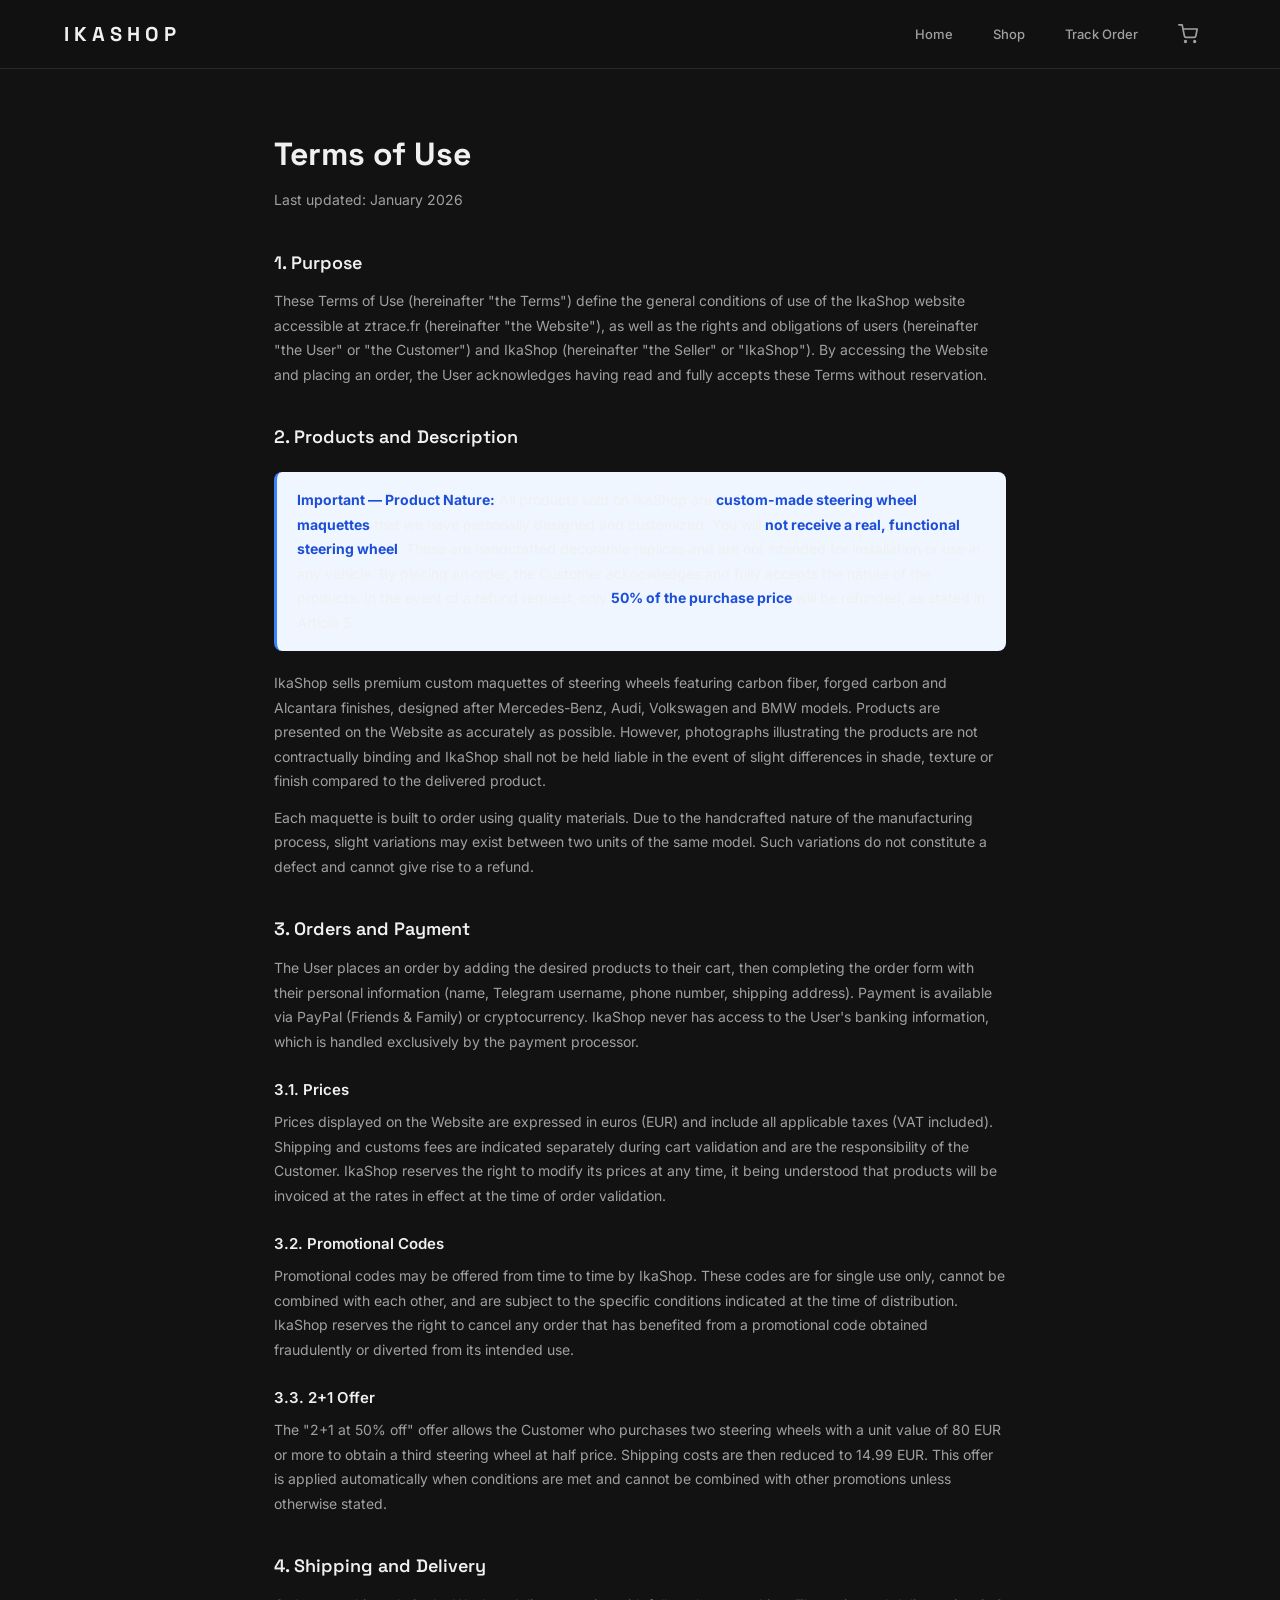
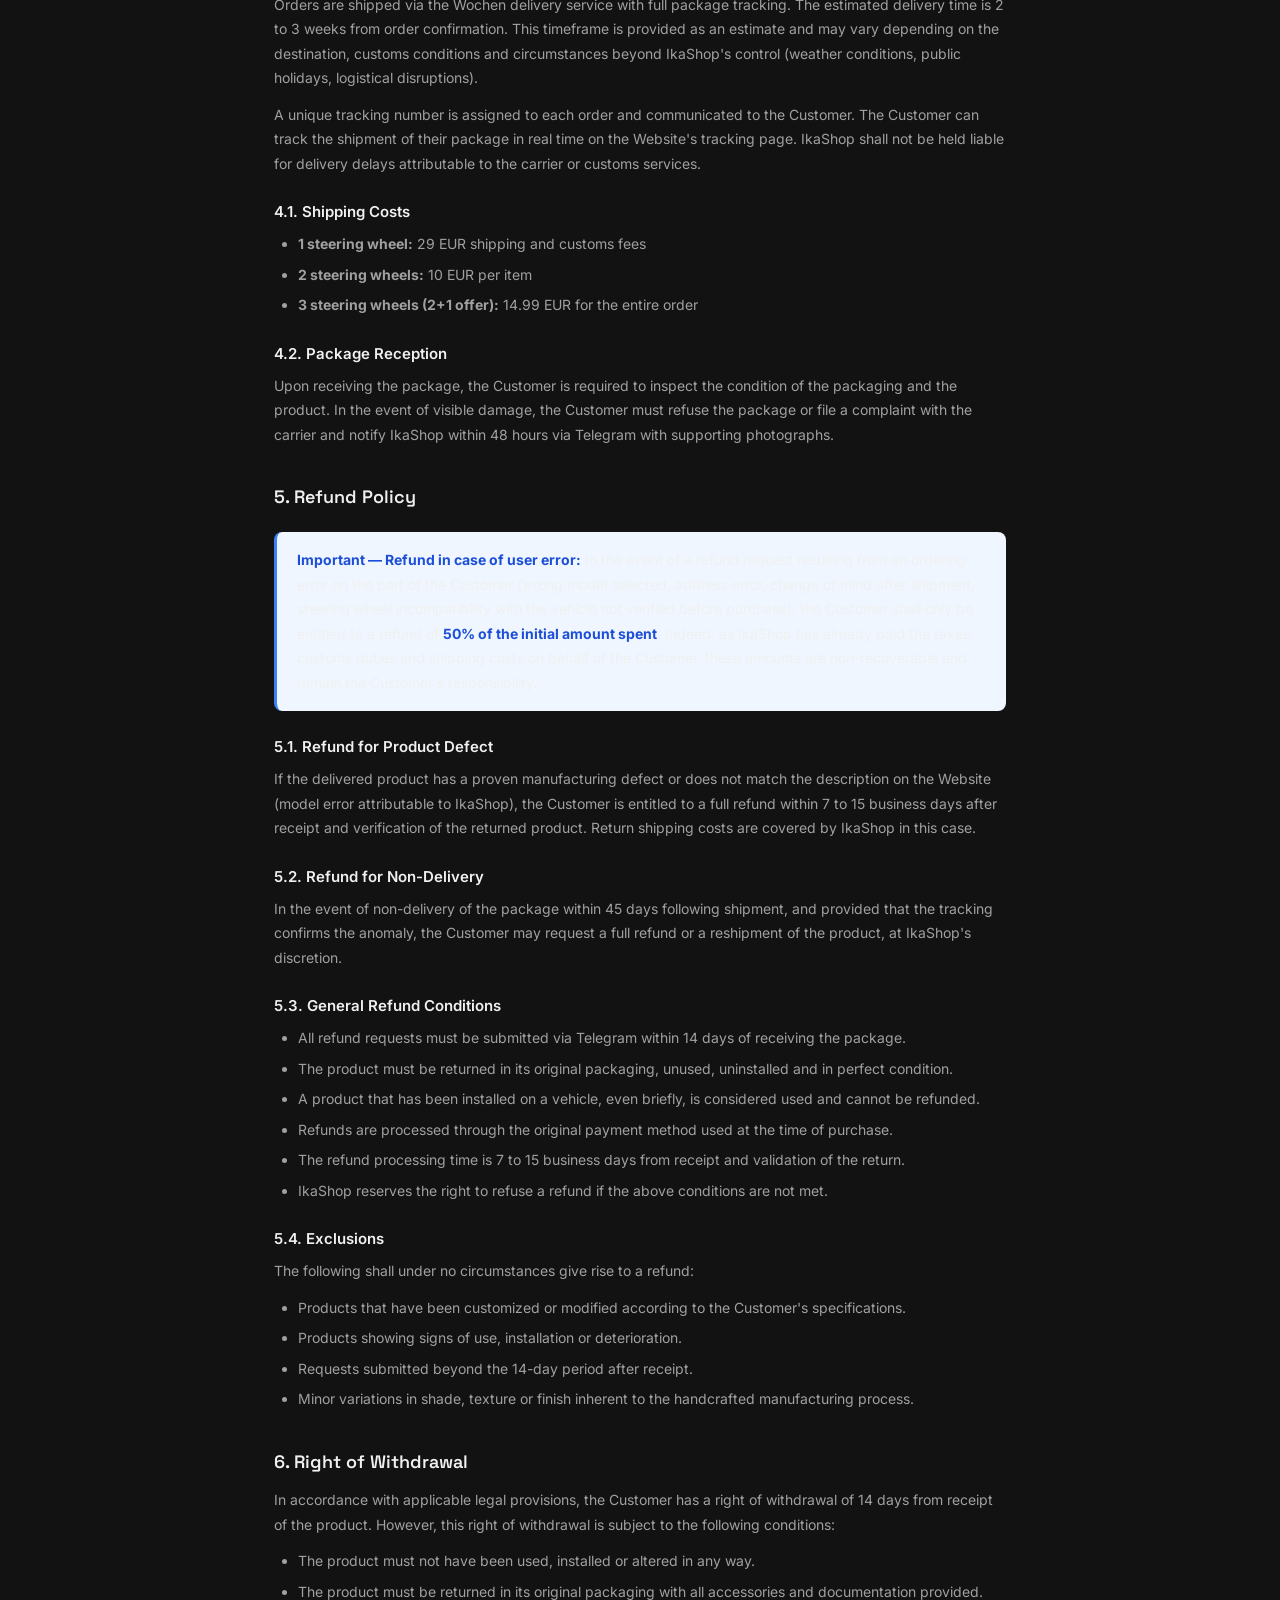
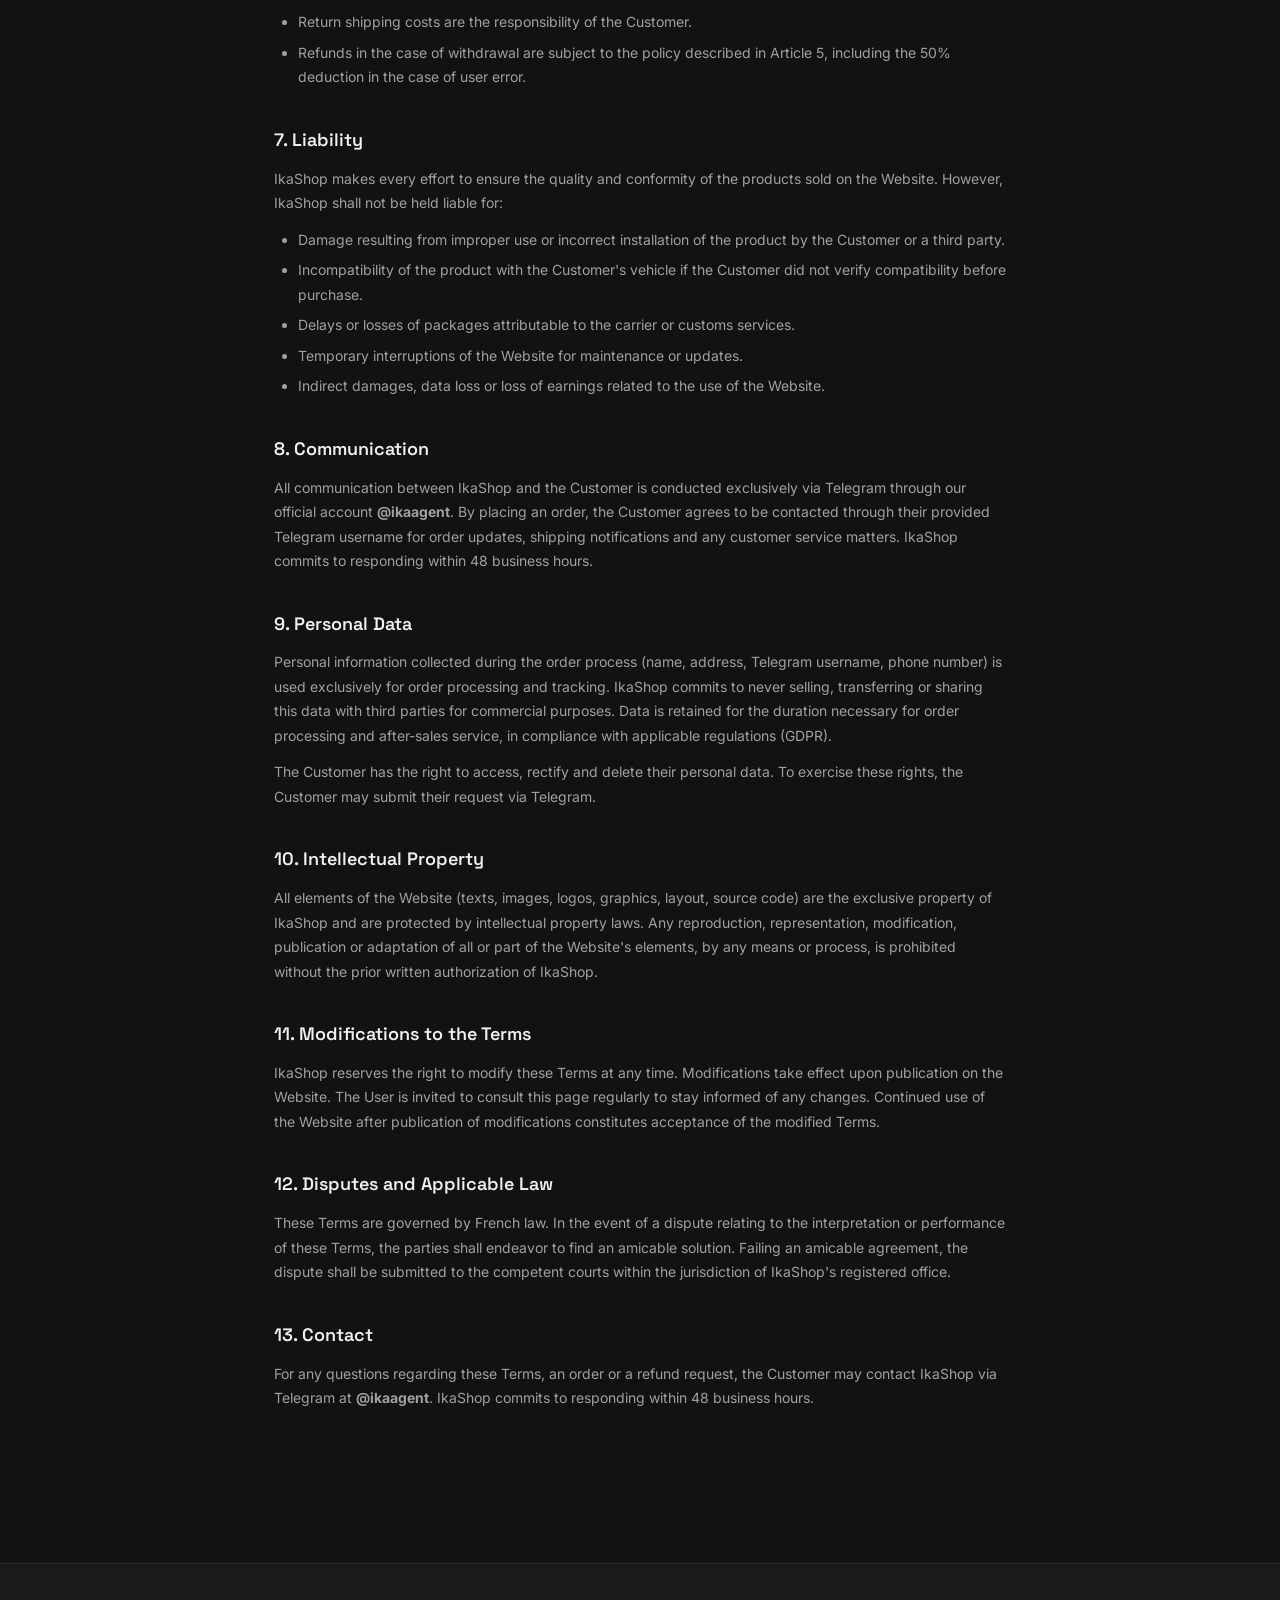
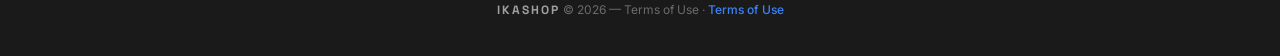
<file: terms.html>
<!DOCTYPE html>
<html lang="en">
<head>
  <meta charset="UTF-8">
  <meta name="viewport" content="width=device-width, initial-scale=1.0">
  <title>IkaShop — Terms of Use</title>
  <link rel="stylesheet" href="css/style.css">
  <style>
    .terms-container { max-width: 780px; margin: 0 auto; padding: 60px 24px 80px; }
    .terms-container h1 { font-family: 'Space Grotesk', sans-serif; font-size: 32px; font-weight: 700; margin-bottom: 8px; }
    .terms-date { color: var(--text-muted); font-size: 13px; margin-bottom: 40px; }
    .terms-container h2 { font-family: 'Space Grotesk', sans-serif; font-size: 18px; font-weight: 600; margin-top: 36px; margin-bottom: 12px; color: var(--text); }
    .terms-container h3 { font-size: 15px; font-weight: 600; margin-top: 24px; margin-bottom: 8px; color: var(--text); }
    .terms-container p, .terms-container li { font-size: 14px; line-height: 1.75; color: var(--text-light); margin-bottom: 12px; }
    .terms-container ul, .terms-container ol { padding-left: 24px; margin-bottom: 16px; }
    .terms-container li { margin-bottom: 6px; }
    .terms-highlight { background: #eff6ff; border-left: 3px solid #3b82f6; padding: 16px 20px; border-radius: 8px; margin: 20px 0; }
    .terms-highlight p { color: var(--text); margin-bottom: 0; }
    .terms-highlight strong { color: #1d4ed8; }
  </style>
</head>
<body>

<header class="site-header">
  <div class="header-inner">
    <a href="/" class="brand">
      <span class="brand-name">IkaShop</span>
    </a>
    <nav class="header-nav">
      <a href="/">Home</a>
      <a href="/shop">Shop</a>
      <a href="/track">Track Order</a>
      <a href="/checkout" class="cart-btn" id="cartBtn">
        <svg viewBox="0 0 24 24" fill="none" stroke="currentColor" stroke-width="2" stroke-linecap="round" stroke-linejoin="round"><circle cx="9" cy="21" r="1"/><circle cx="20" cy="21" r="1"/><path d="M1 1h4l2.68 13.39a2 2 0 002 1.61h9.72a2 2 0 002-1.61L23 6H6"/></svg>
        <span class="cart-badge" id="cartBadge">0</span>
      </a>
    </nav>
  </div>
</header>

<div class="terms-container">
  <h1>Terms of Use</h1>
  <p class="terms-date">Last updated: January 2026</p>

  <h2>1. Purpose</h2>
  <p>These Terms of Use (hereinafter "the Terms") define the general conditions of use of the IkaShop website accessible at ztrace.fr (hereinafter "the Website"), as well as the rights and obligations of users (hereinafter "the User" or "the Customer") and IkaShop (hereinafter "the Seller" or "IkaShop"). By accessing the Website and placing an order, the User acknowledges having read and fully accepts these Terms without reservation.</p>

  <h2>2. Products and Description</h2>
  <div class="terms-highlight">
    <p><strong>Important — Product Nature:</strong> All products sold on IkaShop are <strong>custom-made steering wheel maquettes</strong> that we have personally designed and customized. You will <strong>not receive a real, functional steering wheel</strong>. These are handcrafted decorative replicas and are not intended for installation or use in any vehicle. By placing an order, the Customer acknowledges and fully accepts the nature of the products. In the event of a refund request, only <strong>50% of the purchase price</strong> will be refunded, as stated in Article 5.</p>
  </div>
  <p>IkaShop sells premium custom maquettes of steering wheels featuring carbon fiber, forged carbon and Alcantara finishes, designed after Mercedes-Benz, Audi, Volkswagen and BMW models. Products are presented on the Website as accurately as possible. However, photographs illustrating the products are not contractually binding and IkaShop shall not be held liable in the event of slight differences in shade, texture or finish compared to the delivered product.</p>
  <p>Each maquette is built to order using quality materials. Due to the handcrafted nature of the manufacturing process, slight variations may exist between two units of the same model. Such variations do not constitute a defect and cannot give rise to a refund.</p>

  <h2>3. Orders and Payment</h2>
  <p>The User places an order by adding the desired products to their cart, then completing the order form with their personal information (name, Telegram username, phone number, shipping address). Payment is available via PayPal (Friends & Family) or cryptocurrency. IkaShop never has access to the User's banking information, which is handled exclusively by the payment processor.</p>
  <h3>3.1. Prices</h3>
  <p>Prices displayed on the Website are expressed in euros (EUR) and include all applicable taxes (VAT included). Shipping and customs fees are indicated separately during cart validation and are the responsibility of the Customer. IkaShop reserves the right to modify its prices at any time, it being understood that products will be invoiced at the rates in effect at the time of order validation.</p>
  <h3>3.2. Promotional Codes</h3>
  <p>Promotional codes may be offered from time to time by IkaShop. These codes are for single use only, cannot be combined with each other, and are subject to the specific conditions indicated at the time of distribution. IkaShop reserves the right to cancel any order that has benefited from a promotional code obtained fraudulently or diverted from its intended use.</p>
  <h3>3.3. 2+1 Offer</h3>
  <p>The "2+1 at 50% off" offer allows the Customer who purchases two steering wheels with a unit value of 80 EUR or more to obtain a third steering wheel at half price. Shipping costs are then reduced to 14.99 EUR. This offer is applied automatically when conditions are met and cannot be combined with other promotions unless otherwise stated.</p>

  <h2>4. Shipping and Delivery</h2>
  <p>Orders are shipped via the Wochen delivery service with full package tracking. The estimated delivery time is 2 to 3 weeks from order confirmation. This timeframe is provided as an estimate and may vary depending on the destination, customs conditions and circumstances beyond IkaShop's control (weather conditions, public holidays, logistical disruptions).</p>
  <p>A unique tracking number is assigned to each order and communicated to the Customer. The Customer can track the shipment of their package in real time on the Website's tracking page. IkaShop shall not be held liable for delivery delays attributable to the carrier or customs services.</p>
  <h3>4.1. Shipping Costs</h3>
  <ul>
    <li><strong>1 steering wheel:</strong> 29 EUR shipping and customs fees</li>
    <li><strong>2 steering wheels:</strong> 10 EUR per item</li>
    <li><strong>3 steering wheels (2+1 offer):</strong> 14.99 EUR for the entire order</li>
  </ul>
  <h3>4.2. Package Reception</h3>
  <p>Upon receiving the package, the Customer is required to inspect the condition of the packaging and the product. In the event of visible damage, the Customer must refuse the package or file a complaint with the carrier and notify IkaShop within 48 hours via Telegram with supporting photographs.</p>

  <h2>5. Refund Policy</h2>

  <div class="terms-highlight">
    <p><strong>Important — Refund in case of user error:</strong> In the event of a refund request resulting from an ordering error on the part of the Customer (wrong model selected, address error, change of mind after shipment, steering wheel incompatibility with the vehicle not verified before purchase), the Customer shall only be entitled to a refund of <strong>50% of the initial amount spent</strong>. Indeed, as IkaShop has already paid the taxes, customs duties and shipping costs on behalf of the Customer, these amounts are non-recoverable and remain the Customer's responsibility.</p>
  </div>

  <h3>5.1. Refund for Product Defect</h3>
  <p>If the delivered product has a proven manufacturing defect or does not match the description on the Website (model error attributable to IkaShop), the Customer is entitled to a full refund within 7 to 15 business days after receipt and verification of the returned product. Return shipping costs are covered by IkaShop in this case.</p>

  <h3>5.2. Refund for Non-Delivery</h3>
  <p>In the event of non-delivery of the package within 45 days following shipment, and provided that the tracking confirms the anomaly, the Customer may request a full refund or a reshipment of the product, at IkaShop's discretion.</p>

  <h3>5.3. General Refund Conditions</h3>
  <ul>
    <li>All refund requests must be submitted via Telegram within 14 days of receiving the package.</li>
    <li>The product must be returned in its original packaging, unused, uninstalled and in perfect condition.</li>
    <li>A product that has been installed on a vehicle, even briefly, is considered used and cannot be refunded.</li>
    <li>Refunds are processed through the original payment method used at the time of purchase.</li>
    <li>The refund processing time is 7 to 15 business days from receipt and validation of the return.</li>
    <li>IkaShop reserves the right to refuse a refund if the above conditions are not met.</li>
  </ul>

  <h3>5.4. Exclusions</h3>
  <p>The following shall under no circumstances give rise to a refund:</p>
  <ul>
    <li>Products that have been customized or modified according to the Customer's specifications.</li>
    <li>Products showing signs of use, installation or deterioration.</li>
    <li>Requests submitted beyond the 14-day period after receipt.</li>
    <li>Minor variations in shade, texture or finish inherent to the handcrafted manufacturing process.</li>
  </ul>

  <h2>6. Right of Withdrawal</h2>
  <p>In accordance with applicable legal provisions, the Customer has a right of withdrawal of 14 days from receipt of the product. However, this right of withdrawal is subject to the following conditions:</p>
  <ul>
    <li>The product must not have been used, installed or altered in any way.</li>
    <li>The product must be returned in its original packaging with all accessories and documentation provided.</li>
    <li>Return shipping costs are the responsibility of the Customer.</li>
    <li>Refunds in the case of withdrawal are subject to the policy described in Article 5, including the 50% deduction in the case of user error.</li>
  </ul>

  <h2>7. Liability</h2>
  <p>IkaShop makes every effort to ensure the quality and conformity of the products sold on the Website. However, IkaShop shall not be held liable for:</p>
  <ul>
    <li>Damage resulting from improper use or incorrect installation of the product by the Customer or a third party.</li>
    <li>Incompatibility of the product with the Customer's vehicle if the Customer did not verify compatibility before purchase.</li>
    <li>Delays or losses of packages attributable to the carrier or customs services.</li>
    <li>Temporary interruptions of the Website for maintenance or updates.</li>
    <li>Indirect damages, data loss or loss of earnings related to the use of the Website.</li>
  </ul>

  <h2>8. Communication</h2>
  <p>All communication between IkaShop and the Customer is conducted exclusively via Telegram through our official account <strong>@ikaagent</strong>. By placing an order, the Customer agrees to be contacted through their provided Telegram username for order updates, shipping notifications and any customer service matters. IkaShop commits to responding within 48 business hours.</p>

  <h2>9. Personal Data</h2>
  <p>Personal information collected during the order process (name, address, Telegram username, phone number) is used exclusively for order processing and tracking. IkaShop commits to never selling, transferring or sharing this data with third parties for commercial purposes. Data is retained for the duration necessary for order processing and after-sales service, in compliance with applicable regulations (GDPR).</p>
  <p>The Customer has the right to access, rectify and delete their personal data. To exercise these rights, the Customer may submit their request via Telegram.</p>

  <h2>10. Intellectual Property</h2>
  <p>All elements of the Website (texts, images, logos, graphics, layout, source code) are the exclusive property of IkaShop and are protected by intellectual property laws. Any reproduction, representation, modification, publication or adaptation of all or part of the Website's elements, by any means or process, is prohibited without the prior written authorization of IkaShop.</p>

  <h2>11. Modifications to the Terms</h2>
  <p>IkaShop reserves the right to modify these Terms at any time. Modifications take effect upon publication on the Website. The User is invited to consult this page regularly to stay informed of any changes. Continued use of the Website after publication of modifications constitutes acceptance of the modified Terms.</p>

  <h2>12. Disputes and Applicable Law</h2>
  <p>These Terms are governed by French law. In the event of a dispute relating to the interpretation or performance of these Terms, the parties shall endeavor to find an amicable solution. Failing an amicable agreement, the dispute shall be submitted to the competent courts within the jurisdiction of IkaShop's registered office.</p>

  <h2>13. Contact</h2>
  <p>For any questions regarding these Terms, an order or a refund request, the Customer may contact IkaShop via Telegram at <strong>@ikaagent</strong>. IkaShop commits to responding within 48 business hours.</p>
</div>

<footer class="site-footer">
  <span class="footer-brand">IKASHOP</span> &copy; 2026 — Terms of Use · <a href="/terms" class="terms-link">Terms of Use</a>
</footer>

</body>
</html>
</file>
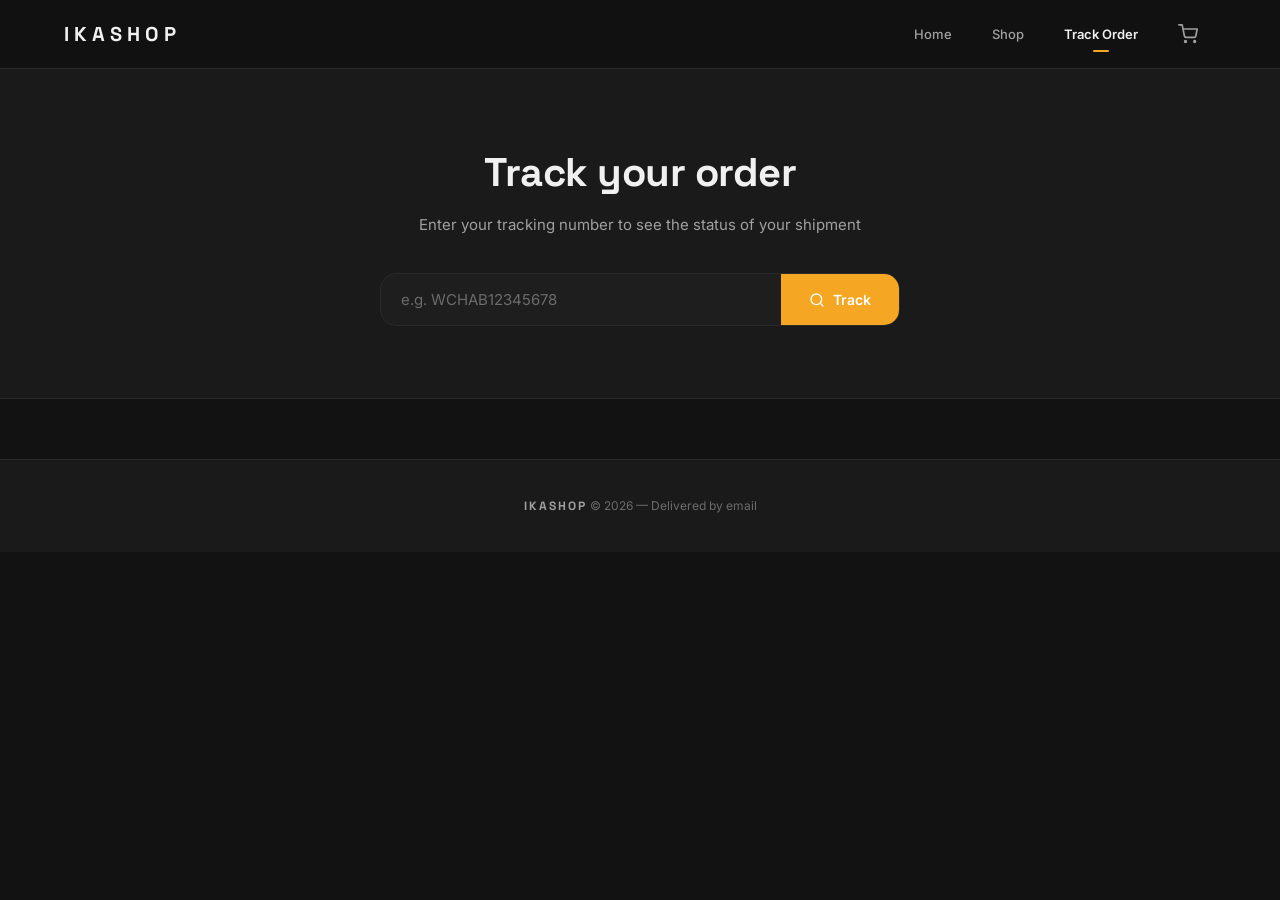
<file: track.html>
<!DOCTYPE html>
<html lang="en">
<head>
  <meta charset="UTF-8">
  <meta name="viewport" content="width=device-width, initial-scale=1.0">
  <title>IkaShop — Track Order</title>
  <link rel="stylesheet" href="css/style.css">
</head>
<body>

<header class="site-header">
  <div class="header-inner">
    <a href="/" class="brand">
      <span class="brand-name">IkaShop</span>
    </a>
    <nav class="header-nav">
      <a href="/">Home</a>
      <a href="/shop">Shop</a>
      <a href="/track" class="active">Track Order</a>
      <a href="/checkout" class="cart-btn" id="cartBtn">
        <svg viewBox="0 0 24 24" fill="none" stroke="currentColor" stroke-width="2" stroke-linecap="round" stroke-linejoin="round"><circle cx="9" cy="21" r="1"/><circle cx="20" cy="21" r="1"/><path d="M1 1h4l2.68 13.39a2 2 0 002 1.61h9.72a2 2 0 002-1.61L23 6H6"/></svg>
        <span class="cart-badge" id="cartBadge">0</span>
      </a>
    </nav>
  </div>
</header>

<section class="track-hero">
  <h1>Track your order</h1>
  <p>Enter your tracking number to see the status of your shipment</p>
  <form class="search-box" id="trackingForm">
    <input type="text" id="trackingInput" placeholder="e.g. WCHAB12345678" autocomplete="off" spellcheck="false">
    <button type="submit">
      <svg viewBox="0 0 24 24" fill="none" stroke="currentColor" stroke-width="2" stroke-linecap="round" stroke-linejoin="round"><circle cx="11" cy="11" r="8"/><line x1="21" y1="21" x2="16.65" y2="16.65"/></svg>
      Track
    </button>
  </form>
</section>

<div class="tracking-result" id="trackingResult">
  <div class="card">
    <div class="status-banner" id="statusBanner">
      <div class="status-icon" id="statusIcon"></div>
      <div class="status-info">
        <h2 id="statusLabel"></h2>
        <p id="statusSub"></p>
      </div>
    </div>
    <div class="progress-section">
      <div class="progress-steps" id="progressSteps" data-progress="0">
        <div class="step" data-step="0"><div class="step-dot"><svg viewBox="0 0 24 24" fill="none" stroke="currentColor" stroke-width="2.5" stroke-linecap="round" stroke-linejoin="round"><polyline points="20 6 9 17 4 12"/></svg></div><span class="step-label">Registered</span></div>
        <div class="step" data-step="1"><div class="step-dot"><svg viewBox="0 0 24 24" fill="none" stroke="currentColor" stroke-width="2.5" stroke-linecap="round" stroke-linejoin="round"><polyline points="20 6 9 17 4 12"/></svg></div><span class="step-label">Picked up</span></div>
        <div class="step" data-step="2"><div class="step-dot"><svg viewBox="0 0 24 24" fill="none" stroke="currentColor" stroke-width="2.5" stroke-linecap="round" stroke-linejoin="round"><polyline points="20 6 9 17 4 12"/></svg></div><span class="step-label">In transit</span></div>
        <div class="step" data-step="3"><div class="step-dot"><svg viewBox="0 0 24 24" fill="none" stroke="currentColor" stroke-width="2.5" stroke-linecap="round" stroke-linejoin="round"><polyline points="20 6 9 17 4 12"/></svg></div><span class="step-label">Out for delivery</span></div>
        <div class="step" data-step="4"><div class="step-dot"><svg viewBox="0 0 24 24" fill="none" stroke="currentColor" stroke-width="2.5" stroke-linecap="round" stroke-linejoin="round"><polyline points="20 6 9 17 4 12"/></svg></div><span class="step-label">Delivered</span></div>
      </div>
    </div>
    <div class="details-grid">
      <div class="detail-item"><div class="detail-label">Tracking number</div><div class="detail-value" id="detailTracking"></div></div>
      <div class="detail-item"><div class="detail-label">Recipient</div><div class="detail-value" id="detailRecipient"></div></div>
      <div class="detail-item"><div class="detail-label">Delivery address</div><div class="detail-value" id="detailAddress"></div></div>
      <div class="detail-item"><div class="detail-label">Estimated delivery</div><div class="detail-value" id="detailDelivery"></div></div>
    </div>
    <div class="timeline-section">
      <h3>Tracking history</h3>
      <div class="timeline" id="timeline"></div>
    </div>
  </div>
</div>

<div class="tracking-result" id="notFound">
  <div class="card">
    <div class="not-found visible">
      <h3>No order found</h3>
      <p>The tracking number entered does not match any shipment.<br>Please check your number and try again.</p>
    </div>
  </div>
</div>

<footer class="site-footer">
  <span class="footer-brand">IKASHOP</span> &copy; 2026 — Delivered by email
</footer>

<script src="js/app.js"></script>
<script>
  const form = document.getElementById('trackingForm');
  const input = document.getElementById('trackingInput');
  const resultDiv = document.getElementById('trackingResult');
  const notFoundDiv = document.getElementById('notFound');

  const params = new URLSearchParams(window.location.search);
  if (params.get('track')) {
    input.value = params.get('track');
    searchTracking(params.get('track'));
  }

  form.addEventListener('submit', function(e) {
    e.preventDefault();
    const val = input.value.trim().toUpperCase();
    if (!val) return;
    searchTracking(val);
  });

  async function searchTracking(tn) {
    resultDiv.classList.remove('visible');
    notFoundDiv.classList.remove('visible');
    const s = await apiTrack(tn);
    if (!s) { notFoundDiv.classList.add('visible'); return; }
    resultDiv.classList.add('visible');
    renderTracking(s);
  }

  function renderTracking(s) {
    const si = STATUS_MAP[s.status] || STATUS_MAP.registered;
    document.getElementById('statusBanner').className = 'status-banner ' + si.class;
    document.getElementById('statusIcon').innerHTML = ICONS[si.icon];
    document.getElementById('statusLabel').textContent = si.labelEn;
    let sub = 'N° ' + s.trackingNumber;
    if (s.status === 'delivered') sub += ' — Successfully delivered';
    else if (s.status === 'delayed') sub += ' — A delay has been detected';
    else sub += ' — Expected delivery: ' + formatDate(s.estimatedDelivery);
    document.getElementById('statusSub').textContent = sub;

    const step = getStatusStep(s.status);
    document.getElementById('progressSteps').setAttribute('data-progress', step);
    document.querySelectorAll('.step').forEach(el => {
      const n = parseInt(el.dataset.step);
      el.classList.remove('done','active');
      if (n < step) el.classList.add('done');
      if (n === step) el.classList.add('active');
    });

    document.getElementById('detailTracking').textContent = s.trackingNumber;
    document.getElementById('detailRecipient').textContent = s.recipientName;
    document.getElementById('detailAddress').textContent = s.recipientAddress + ', ' + s.recipientPostal + ' ' + s.recipientCity;
    document.getElementById('detailDelivery').textContent = formatDate(s.estimatedDelivery);

    const events = generateEvents(s.createdAt, s.estimatedDelivery, s.status, s.recipientCity);
    const tl = document.getElementById('timeline');
    tl.innerHTML = '';
    events.forEach(ev => {
      const d = document.createElement('div'); d.className = 'timeline-event';
      d.innerHTML = '<div class="ev-date">' + formatDateTime(ev.date) + '</div><div class="ev-title">' + ev.title + '</div><div class="ev-location"><svg viewBox="0 0 24 24" fill="none" stroke="currentColor" stroke-width="2" stroke-linecap="round" stroke-linejoin="round"><path d="M21 10c0 7-9 13-9 13s-9-6-9-13a9 9 0 0118 0z"/><circle cx="12" cy="10" r="3"/></svg>' + ev.location + '</div>';
      tl.appendChild(d);
    });
  }
  // Load cart badge
  (async function(){
    try {
      const res = await fetch('api.php?action=get-cart');
      const data = await res.json();
      const n = (data.items||[]).length;
      const badge = document.getElementById('cartBadge');
      if(badge){ badge.textContent = n; badge.classList.toggle('visible', n > 0); }
    } catch(e){}
  })();
</script>

</body>
</html>
</file>
<file: css/style.css>
@import url('https://fonts.googleapis.com/css2?family=Inter:wght@300;400;500;600;700;800;900&family=Space+Grotesk:wght@500;600;700&display=swap');

:root {
  --bg: #121212;
  --bg-alt: #1a1a1a;
  --bg-card: #1e1e1e;
  --text: #f0f0f0;
  --text-light: #a0a0a0;
  --text-muted: #6b6b6b;
  --border: #2a2a2a;
  --border-light: #222222;
  --accent: #f5a623;
  --accent-hover: #ffbe45;
  --accent-glow: rgba(245, 166, 35, .2);
  --accent-subtle: rgba(245, 166, 35, .08);
  --red: #ef4444;
  --green: #22c55e;
  --blue: #3b82f6;
  --radius: 16px;
  --radius-sm: 10px;
  --shadow: 0 1px 3px rgba(0,0,0,.3), 0 4px 12px rgba(0,0,0,.2);
  --shadow-lg: 0 8px 32px rgba(0,0,0,.4);
  --glow: 0 0 20px var(--accent-glow);
  --glow-sm: 0 0 10px var(--accent-glow);
  --transition: .25s cubic-bezier(.4,0,.2,1);
}

* { margin: 0; padding: 0; box-sizing: border-box; }

body {
  font-family: 'Inter', -apple-system, BlinkMacSystemFont, sans-serif;
  background: var(--bg);
  color: var(--text);
  min-height: 100vh;
  line-height: 1.6;
  -webkit-font-smoothing: antialiased;
}

/* ── ANIMATIONS ── */
@keyframes fadeInUp {
  from { opacity: 0; transform: translateY(24px); }
  to { opacity: 1; transform: translateY(0); }
}
@keyframes fadeIn {
  from { opacity: 0; }
  to { opacity: 1; }
}
@keyframes slideInRight {
  from { transform: translateX(100%); }
  to { transform: translateX(0); }
}
@keyframes pulse {
  0%, 100% { opacity: 1; }
  50% { opacity: .6; }
}
@keyframes shimmer {
  0% { background-position: -200% 0; }
  100% { background-position: 200% 0; }
}
@keyframes glowPulse {
  0%, 100% { box-shadow: 0 0 15px var(--accent-glow); }
  50% { box-shadow: 0 0 30px var(--accent-glow), 0 0 60px rgba(99,102,241,.15); }
}
@keyframes float {
  0%, 100% { transform: translateY(0); }
  50% { transform: translateY(-6px); }
}
@keyframes scaleIn {
  from { opacity: 0; transform: scale(.92); }
  to { opacity: 1; transform: scale(1); }
}

.animate-in {
  opacity: 0;
  transform: translateY(24px);
  transition: opacity .6s cubic-bezier(.4,0,.2,1), transform .6s cubic-bezier(.4,0,.2,1);
}
.animate-in.visible {
  opacity: 1;
  transform: translateY(0);
}

/* ── HEADER ── */
.site-header {
  background: rgba(18,18,18,.9);
  backdrop-filter: blur(20px) saturate(180%);
  -webkit-backdrop-filter: blur(20px) saturate(180%);
  border-bottom: 1px solid var(--border);
  position: sticky;
  top: 0;
  z-index: 100;
}
.header-inner {
  max-width: 1200px;
  margin: 0 auto;
  padding: 0 24px;
  height: 68px;
  display: flex;
  align-items: center;
  justify-content: space-between;
}
.brand {
  display: flex;
  align-items: center;
  gap: 10px;
  text-decoration: none;
  color: var(--text);
}
.brand-name {
  font-family: 'Space Grotesk', sans-serif;
  font-size: 20px;
  font-weight: 700;
  letter-spacing: 5px;
  text-transform: uppercase;
}
.header-nav { display: flex; align-items: center; gap: 4px; }
.header-nav a {
  color: var(--text-light);
  text-decoration: none;
  font-size: 13px;
  font-weight: 500;
  padding: 8px 18px;
  border-radius: var(--radius-sm);
  transition: var(--transition);
  position: relative;
}
.header-nav a:hover { color: var(--text); background: var(--accent-subtle); }
.header-nav a.active { color: var(--text); font-weight: 600; }
.header-nav a.active::after {
  content: '';
  position: absolute;
  bottom: 0;
  left: 50%;
  transform: translateX(-50%);
  width: 16px;
  height: 2px;
  background: var(--accent);
  border-radius: 1px;
}

/* ── HERO (shop) ── */
.hero {
  padding: 80px 24px;
  text-align: center;
  border-bottom: 1px solid var(--border);
  background: linear-gradient(180deg, var(--bg-alt) 0%, var(--bg) 100%);
  animation: fadeIn .8s ease;
}
.hero h1 {
  font-family: 'Space Grotesk', sans-serif;
  font-size: 48px;
  font-weight: 700;
  letter-spacing: -1px;
  margin-bottom: 12px;
}
.hero p { color: var(--text-light); font-size: 16px; max-width: 500px; margin: 0 auto; }

/* ── SHIPPING BAR ── */
.info-bar {
  display: flex;
  justify-content: space-between;
  align-items: center;
  max-width: 1200px;
  margin: 0 auto;
  padding: 16px 24px;
  font-size: 11px;
  text-transform: uppercase;
  letter-spacing: 2px;
  color: var(--text-muted);
  font-weight: 600;
  border-bottom: 1px solid var(--border);
}

/* ── BRAND GRID ── */
.brands-section {
  max-width: 1200px;
  margin: 0 auto;
  padding: 64px 24px;
}
.brands-section h2 {
  font-family: 'Space Grotesk', sans-serif;
  font-size: 14px;
  font-weight: 600;
  letter-spacing: 3px;
  text-transform: uppercase;
  color: var(--text-muted);
  margin-bottom: 32px;
  text-align: center;
}
.brand-grid {
  display: grid;
  grid-template-columns: repeat(4, 1fr);
  gap: 20px;
}
.brand-card {
  display: flex;
  flex-direction: column;
  align-items: center;
  justify-content: center;
  padding: 48px 24px;
  border: 1px solid var(--border);
  border-radius: var(--radius);
  text-decoration: none;
  color: var(--text);
  transition: all .35s cubic-bezier(.4,0,.2,1);
  cursor: pointer;
  background: var(--bg-card);
  position: relative;
  overflow: hidden;
}
.brand-card::before {
  content: '';
  position: absolute;
  inset: 0;
  background: radial-gradient(circle at 50% 50%, var(--accent-subtle) 0%, transparent 70%);
  opacity: 0;
  transition: opacity .4s ease;
}
.brand-card:hover {
  border-color: var(--accent);
  box-shadow: var(--glow), var(--shadow-lg);
  transform: translateY(-4px);
}
.brand-card:hover::before { opacity: 1; }
.brand-logo-img {
  width: 72px;
  height: 72px;
  display: flex;
  align-items: center;
  justify-content: center;
  margin-bottom: 16px;
  position: relative;
  z-index: 1;
  transition: var(--transition);
}
.brand-card:hover .brand-logo-img { filter: drop-shadow(0 0 6px rgba(0,0,0,.1)); }
.brand-logo-img img {
  max-width: 100%;
  max-height: 100%;
  object-fit: contain;
}
.brand-card .brand-label {
  font-family: 'Space Grotesk', sans-serif;
  font-size: 16px;
  font-weight: 700;
  letter-spacing: 2px;
  text-transform: uppercase;
  position: relative;
  z-index: 1;
}
.brand-card .brand-count {
  font-size: 12px;
  color: var(--text-muted);
  margin-top: 4px;
  position: relative;
  z-index: 1;
}

/* ── PRODUCTS SECTION ── */
.products-section {
  max-width: 1200px;
  margin: 0 auto;
  padding: 0 24px 64px;
}
.section-header {
  display: flex;
  justify-content: space-between;
  align-items: center;
  padding: 32px 0 24px;
  border-bottom: 1px solid var(--border);
  margin-bottom: 32px;
}
.section-header h2 {
  font-family: 'Space Grotesk', sans-serif;
  font-size: 28px;
  font-weight: 700;
  letter-spacing: -0.5px;
}
.back-link {
  display: inline-flex;
  align-items: center;
  gap: 6px;
  color: var(--text-light);
  text-decoration: none;
  font-size: 13px;
  font-weight: 500;
  transition: var(--transition);
}
.back-link:hover { color: var(--accent-hover); }
.back-link svg { width: 16px; height: 16px; }

.product-grid {
  display: grid;
  grid-template-columns: repeat(3, 1fr);
  gap: 24px;
}
.product-card {
  border: 1px solid var(--border);
  border-radius: var(--radius);
  overflow: hidden;
  transition: all .35s cubic-bezier(.4,0,.2,1);
  cursor: pointer;
  background: var(--bg-card);
  position: relative;
}
.product-card::after {
  content: '';
  position: absolute;
  inset: -1px;
  border-radius: var(--radius);
  background: linear-gradient(135deg, var(--accent), transparent 60%);
  opacity: 0;
  transition: opacity .4s ease;
  z-index: 0;
  padding: 1px;
  -webkit-mask: linear-gradient(#fff 0 0) content-box, linear-gradient(#fff 0 0);
  mask: linear-gradient(#fff 0 0) content-box, linear-gradient(#fff 0 0);
  -webkit-mask-composite: xor;
  mask-composite: exclude;
}
.product-card:hover {
  transform: translateY(-4px);
  box-shadow: var(--glow-sm), var(--shadow-lg);
}
.product-card:hover::after { opacity: 1; }
.product-img {
  width: 100%;
  aspect-ratio: 4/3;
  background: var(--bg-alt);
  display: flex;
  align-items: center;
  justify-content: center;
  overflow: hidden;
  position: relative;
}
.product-img img {
  width: 100%;
  height: 100%;
  object-fit: cover;
  transition: transform .5s cubic-bezier(.4,0,.2,1);
}
.product-card:hover .product-img img { transform: scale(1.06); }
.product-img .img-placeholder {
  font-family: 'Space Grotesk', sans-serif;
  font-size: 48px;
  font-weight: 700;
  color: var(--border);
}
.product-badge {
  position: absolute;
  top: 12px;
  left: 12px;
  padding: 5px 14px;
  border-radius: 6px;
  font-size: 10px;
  font-weight: 700;
  letter-spacing: 1.5px;
  text-transform: uppercase;
  z-index: 2;
  backdrop-filter: blur(8px);
}
.badge-sale { background: rgba(239,68,68,.85); color: #fff; box-shadow: 0 0 12px rgba(239,68,68,.3); }
.badge-stock { background: rgba(34,197,94,.85); color: #fff; box-shadow: 0 0 12px rgba(34,197,94,.3); }
.badge-premium { background: rgba(217,119,6,.85); color: #fff; box-shadow: 0 0 12px rgba(217,119,6,.3); }
.badge-classic { background: rgba(100,116,139,.85); color: #fff; }

.product-info { padding: 20px; position: relative; z-index: 1; }
.product-name {
  font-family: 'Space Grotesk', sans-serif;
  font-size: 16px;
  font-weight: 700;
  margin-bottom: 4px;
}
.product-subtitle {
  font-size: 12px;
  color: var(--text-muted);
  margin-bottom: 4px;
}
.product-material {
  font-size: 12px;
  color: var(--text-light);
  margin-bottom: 12px;
}
.product-price-row {
  display: flex;
  align-items: baseline;
  gap: 8px;
}
.product-price {
  font-family: 'Space Grotesk', sans-serif;
  font-size: 22px;
  font-weight: 700;
}
.product-old-price {
  font-size: 14px;
  color: var(--text-muted);
  text-decoration: line-through;
}
.price-sale { color: var(--red); }

/* ── CHECKOUT PAGE ── */
.checkout-container {
  max-width: 820px;
  margin: 0 auto;
  padding: 32px 24px 60px;
  display: grid;
  grid-template-columns: 1fr 340px;
  gap: 32px;
  animation: fadeInUp .6s ease;
}
.checkout-form h2 {
  font-family: 'Space Grotesk', sans-serif;
  font-size: 22px;
  font-weight: 700;
  margin-bottom: 20px;
}
.form-group { margin-bottom: 14px; }
.form-group label {
  display: block;
  font-size: 10px;
  font-weight: 600;
  text-transform: uppercase;
  letter-spacing: 1.2px;
  color: var(--text-muted);
  margin-bottom: 5px;
}
.form-group input, .form-group select {
  width: 100%;
  padding: 10px 14px;
  border: 1px solid var(--border);
  border-radius: var(--radius-sm);
  font-size: 13px;
  color: var(--text);
  background: var(--bg-card);
  outline: none;
  transition: all .3s ease;
  font-family: inherit;
}
.form-group input:focus, .form-group select:focus {
  border-color: var(--accent);
  box-shadow: var(--glow-sm);
}
.form-group input::placeholder { color: var(--text-muted); }
.form-row {
  display: grid;
  grid-template-columns: 1fr 1fr;
  gap: 12px;
}

/* Phone input with flag */
.phone-input-wrapper {
  display: flex;
  align-items: center;
  border: 1px solid var(--border);
  border-radius: var(--radius-sm);
  background: var(--bg-card);
  transition: all .3s ease;
  overflow: hidden;
}
.phone-input-wrapper:focus-within {
  border-color: var(--accent);
  box-shadow: var(--glow-sm);
}
.phone-prefix {
  display: flex;
  align-items: center;
  gap: 6px;
  padding: 10px 10px 10px 14px;
  font-size: 13px;
  color: var(--text-light);
  border-right: 1px solid var(--border);
  background: var(--bg-alt);
  cursor: default;
  flex-shrink: 0;
  white-space: nowrap;
  font-weight: 500;
}
.phone-prefix .flag { font-size: 18px; line-height: 1; }
.phone-input-wrapper input {
  border: none !important;
  background: transparent !important;
  box-shadow: none !important;
  padding: 10px 14px !important;
  flex: 1;
  min-width: 0;
}

.order-summary {
  background: var(--bg-card);
  border: 1px solid var(--border);
  border-radius: var(--radius);
  padding: 20px;
  height: fit-content;
  position: sticky;
  top: 80px;
}
.order-summary h3 {
  font-family: 'Space Grotesk', sans-serif;
  font-size: 16px;
  font-weight: 700;
  margin-bottom: 20px;
  padding-bottom: 16px;
  border-bottom: 1px solid var(--border);
}
.summary-products-list { margin-bottom: 0; }
.summary-product-item {
  display: flex;
  align-items: center;
  gap: 12px;
  padding: 10px 0;
  border-bottom: 1px solid var(--border);
}
.summary-product-item:last-child { border-bottom: none; }
.summary-product-img {
  width: 56px;
  height: 56px;
  background: var(--bg-alt);
  border-radius: var(--radius-sm);
  border: 1px solid var(--border);
  overflow: hidden;
  flex-shrink: 0;
  display: flex;
  align-items: center;
  justify-content: center;
}
.summary-product-img img { width: 100%; height: 100%; object-fit: cover; }
.summary-product-info { flex: 1; min-width: 0; }
.summary-product-name { font-size: 13px; font-weight: 600; white-space: nowrap; overflow: hidden; text-overflow: ellipsis; }
.summary-product-detail { font-size: 11px; color: var(--text-muted); white-space: nowrap; overflow: hidden; text-overflow: ellipsis; }
.summary-product-price { font-family: 'Space Grotesk', sans-serif; font-weight: 700; font-size: 14px; flex-shrink: 0; }
.summary-divider { height: 1px; background: var(--border); margin: 16px 0; }
.promo-section { margin: 0; }
.promo-input-row { display: flex; gap: 8px; }
.promo-input-row input {
  flex: 1;
  padding: 10px 14px;
  border: 1px solid var(--border);
  border-radius: var(--radius-sm);
  font-size: 13px;
  font-family: 'Space Grotesk', sans-serif;
  letter-spacing: 1px;
  text-transform: uppercase;
  background: var(--bg-alt);
  color: var(--text);
  transition: all .3s ease;
}
.promo-input-row input:focus { border-color: var(--accent); outline: none; box-shadow: var(--glow-sm); }
.promo-msg { font-size: 12px; margin-top: 6px; min-height: 18px; }
.summary-row {
  display: flex;
  justify-content: space-between;
  font-size: 14px;
  margin-bottom: 10px;
  color: var(--text-light);
}
.summary-row.total {
  font-weight: 700;
  font-size: 20px;
  padding-top: 14px;
  border-top: 1px solid var(--border);
  margin-top: 12px;
  color: var(--text);
}
.partners-checkout {
  display: flex;
  flex-wrap: wrap;
  align-items: center;
  justify-content: center;
  gap: 5px;
  margin-top: 16px;
  padding-top: 14px;
  border-top: 1px solid var(--border);
  font-size: 9px;
  color: var(--text-muted);
  letter-spacing: .8px;
  text-transform: uppercase;
  text-align: center;
}
.partner-pill {
  display: inline-flex;
  align-items: center;
  gap: 3px;
  padding: 3px 8px;
  background: var(--bg-alt);
  border: 1px solid var(--border);
  border-radius: 100px;
  font-size: 9px;
  font-weight: 600;
  color: var(--text);
}

/* ── BUTTONS ── */
.btn {
  display: inline-flex;
  align-items: center;
  justify-content: center;
  gap: 8px;
  padding: 14px 28px;
  border-radius: var(--radius-sm);
  font-size: 14px;
  font-weight: 600;
  border: none;
  cursor: pointer;
  transition: all .3s cubic-bezier(.4,0,.2,1);
  text-decoration: none;
  font-family: inherit;
  letter-spacing: .5px;
  position: relative;
  overflow: hidden;
}
.btn-primary {
  background: var(--accent);
  color: #121212;
  width: 100%;
  box-shadow: 0 4px 16px var(--accent-glow);
}
.btn-primary:hover {
  background: var(--accent-hover);
  box-shadow: 0 6px 24px var(--accent-glow);
  transform: translateY(-1px);
}
.btn-primary:active { transform: translateY(0); }
.btn-outline {
  background: transparent;
  color: var(--text);
  border: 1px solid var(--border);
}
.btn-outline:hover { border-color: var(--accent); color: var(--accent-hover); box-shadow: var(--glow-sm); }
.btn-sm { padding: 8px 16px; font-size: 13px; }
.btn-danger { background: rgba(239,68,68,.1); color: var(--red); border: 1px solid rgba(239,68,68,.2); }
.btn-danger:hover { background: rgba(239,68,68,.2); box-shadow: 0 0 12px rgba(239,68,68,.15); }
.btn-accent { background: var(--blue); color: #fff; }
.btn-accent:hover { background: #2563eb; }

/* ── TRACKING PAGE ── */
.track-hero {
  padding: 72px 24px;
  text-align: center;
  background: var(--bg-alt);
  border-bottom: 1px solid var(--border);
  animation: fadeIn .6s ease;
}
.track-hero h1 {
  font-family: 'Space Grotesk', sans-serif;
  font-size: 40px;
  font-weight: 700;
  letter-spacing: -0.5px;
  margin-bottom: 8px;
}
.track-hero p { color: var(--text-light); font-size: 15px; margin-bottom: 36px; }
.search-box {
  max-width: 520px;
  margin: 0 auto;
  display: flex;
  border: 1px solid var(--border);
  border-radius: var(--radius);
  overflow: hidden;
  background: var(--bg-card);
  transition: all .3s ease;
}
.search-box:focus-within { border-color: var(--accent); box-shadow: var(--glow); }
.search-box input {
  flex: 1;
  border: none;
  padding: 16px 20px;
  font-size: 15px;
  color: var(--text);
  outline: none;
  background: transparent;
  font-family: inherit;
}
.search-box input::placeholder { color: var(--text-muted); }
.search-box button {
  padding: 16px 28px;
  background: var(--accent);
  color: #fff;
  border: none;
  font-size: 14px;
  font-weight: 600;
  cursor: pointer;
  transition: var(--transition);
  font-family: inherit;
  display: flex;
  align-items: center;
  gap: 8px;
}
.search-box button:hover { background: var(--accent-hover); }
.search-box button svg { width: 16px; height: 16px; }

.tracking-result {
  max-width: 700px;
  margin: 40px auto;
  padding: 0 24px;
  display: none;
  animation: fadeInUp .5s ease;
}
.tracking-result.visible { display: block; }
.card {
  background: var(--bg-card);
  border-radius: var(--radius);
  border: 1px solid var(--border);
  overflow: hidden;
}
.status-banner {
  padding: 24px 28px;
  display: flex;
  align-items: center;
  gap: 16px;
  color: #fff;
}
.status-banner.status-registered { background: linear-gradient(135deg, #374151, #1f2937); }
.status-banner.status-in-transit { background: linear-gradient(135deg, var(--blue), #1d4ed8); }
.status-banner.status-out-for-delivery { background: linear-gradient(135deg, #ea580c, #c2410c); }
.status-banner.status-delivered { background: linear-gradient(135deg, var(--green), #16a34a); }
.status-banner.status-delayed { background: linear-gradient(135deg, var(--red), #dc2626); }
.status-banner.status-returned { background: linear-gradient(135deg, #374151, #1f2937); }
.status-icon {
  width: 48px; height: 48px;
  background: rgba(255,255,255,.15);
  border-radius: 12px;
  display: flex;
  align-items: center;
  justify-content: center;
  flex-shrink: 0;
}
.status-icon svg { width: 22px; height: 22px; stroke: #fff; fill: none; }
.status-info h2 { font-family: 'Space Grotesk', sans-serif; font-size: 20px; font-weight: 700; }
.status-info p { font-size: 13px; opacity: .85; }

.progress-section { padding: 24px 28px; border-bottom: 1px solid var(--border); }
.progress-steps { display: flex; justify-content: space-between; position: relative; }
.progress-steps::before {
  content: '';
  position: absolute;
  top: 15px; left: 5%; right: 5%;
  height: 2px;
  background: var(--border);
}
.progress-steps::after {
  content: '';
  position: absolute;
  top: 15px; left: 5%;
  height: 2px;
  background: var(--accent);
  box-shadow: var(--glow-sm);
  transition: width .6s cubic-bezier(.4,0,.2,1);
}
.progress-steps[data-progress="0"]::after { width: 0%; }
.progress-steps[data-progress="1"]::after { width: 22.5%; }
.progress-steps[data-progress="2"]::after { width: 45%; }
.progress-steps[data-progress="3"]::after { width: 67.5%; }
.progress-steps[data-progress="4"]::after { width: 90%; }

.step { display: flex; flex-direction: column; align-items: center; position: relative; z-index: 1; flex: 1; }
.step-dot {
  width: 30px; height: 30px;
  border-radius: 50%;
  background: var(--bg-card);
  border: 2px solid var(--border);
  display: flex;
  align-items: center;
  justify-content: center;
  margin-bottom: 8px;
  transition: all .3s ease;
}
.step-dot svg { width: 12px; height: 12px; stroke: transparent; fill: none; stroke-width: 3; }
.step.active .step-dot { border-color: var(--accent); background: var(--accent); box-shadow: var(--glow); }
.step.active .step-dot svg { stroke: #fff; }
.step.done .step-dot { border-color: var(--green); background: var(--green); box-shadow: 0 0 10px rgba(34,197,94,.3); }
.step.done .step-dot svg { stroke: #fff; }
.step-label { font-size: 10px; color: var(--text-muted); text-align: center; font-weight: 500; }
.step.active .step-label { color: var(--accent-hover); font-weight: 600; }
.step.done .step-label { color: var(--green); font-weight: 600; }

.details-grid { display: grid; grid-template-columns: 1fr 1fr; }
.detail-item { padding: 18px 28px; border-bottom: 1px solid var(--border); }
.detail-item:nth-child(odd) { border-right: 1px solid var(--border); }
.detail-label { font-size: 10px; text-transform: uppercase; letter-spacing: 1.2px; color: var(--text-muted); margin-bottom: 4px; font-weight: 600; }
.detail-value { font-size: 14px; font-weight: 600; color: var(--text); }

.timeline-section { padding: 24px 28px; }
.timeline-section h3 { font-family: 'Space Grotesk', sans-serif; font-size: 15px; font-weight: 700; margin-bottom: 20px; }
.timeline { position: relative; padding-left: 32px; }
.timeline::before { content: ''; position: absolute; left: 8px; top: 4px; bottom: 4px; width: 1px; background: var(--border); }
.timeline-event { position: relative; padding-bottom: 24px; }
.timeline-event:last-child { padding-bottom: 0; }
.timeline-event::before { content: ''; position: absolute; left: -24px; top: 6px; width: 8px; height: 8px; border-radius: 50%; background: var(--border); }
.timeline-event:first-child::before { background: var(--accent); width: 10px; height: 10px; left: -25px; top: 5px; box-shadow: var(--glow-sm); }
.timeline-event .ev-date { font-size: 11px; color: var(--text-muted); }
.timeline-event .ev-title { font-size: 13px; font-weight: 600; color: var(--text); margin-top: 2px; }
.timeline-event .ev-location { font-size: 12px; color: var(--text-light); margin-top: 2px; display: flex; align-items: center; gap: 4px; }
.timeline-event .ev-location svg { width: 12px; height: 12px; flex-shrink: 0; }

.not-found { text-align: center; padding: 56px 24px; display: none; }
.not-found.visible { display: block; }
.not-found h3 { font-family: 'Space Grotesk', sans-serif; font-size: 18px; font-weight: 700; margin-bottom: 8px; }
.not-found p { color: var(--text-light); font-size: 14px; }

/* ── ADMIN ── */
.admin-login { max-width: 400px; margin: 80px auto; padding: 0 24px; animation: fadeInUp .5s ease; }
.login-card {
  background: var(--bg-card);
  border-radius: var(--radius);
  border: 1px solid var(--border);
  padding: 44px 36px;
  text-align: center;
}
.login-card h2 { font-family: 'Space Grotesk', sans-serif; font-size: 22px; font-weight: 700; margin-bottom: 4px; }
.login-card .subtitle { color: var(--text-light); font-size: 13px; margin-bottom: 28px; }
.lock-icon {
  width: 60px; height: 60px;
  background: var(--bg-alt);
  border: 1px solid var(--border);
  border-radius: 50%;
  display: flex; align-items: center; justify-content: center;
  margin: 0 auto 20px;
}
.lock-icon svg { width: 24px; height: 24px; stroke: var(--text-light); }

.admin-container { max-width: 1100px; margin: 0 auto; padding: 32px 24px; display: none; }
.admin-container.visible { display: block; animation: fadeInUp .5s ease; }
.admin-header { display: flex; justify-content: space-between; align-items: center; margin-bottom: 24px; }
.admin-header h2 { font-family: 'Space Grotesk', sans-serif; font-size: 22px; font-weight: 700; }
.admin-tabs { display: flex; gap: 4px; margin-bottom: 24px; background: var(--bg-alt); border-radius: var(--radius); padding: 4px; border: 1px solid var(--border); }
.admin-tab { flex: 1; padding: 10px 16px; border: none; background: none; font-family: 'Inter', sans-serif; font-size: 14px; font-weight: 500; color: var(--text-muted); cursor: pointer; border-radius: var(--radius-sm); transition: all .3s ease; }
.admin-tab:hover { color: var(--text); }
.admin-tab.active { background: var(--bg); color: var(--text); font-weight: 600; box-shadow: 0 1px 3px rgba(0,0,0,.08); }

.stats-row { display: grid; grid-template-columns: repeat(4, 1fr); gap: 16px; margin-bottom: 24px; }
.stat-card {
  background: var(--bg-card);
  border-radius: var(--radius);
  padding: 20px;
  border: 1px solid var(--border);
  transition: all .3s ease;
}
.stat-card:hover { border-color: var(--accent); box-shadow: var(--glow-sm); }
.stat-card .stat-label { font-size: 11px; text-transform: uppercase; letter-spacing: 1px; color: var(--text-muted); font-weight: 600; display: flex; align-items: center; gap: 8px; }
.stat-card .stat-value { font-family: 'Space Grotesk', sans-serif; font-size: 32px; font-weight: 700; margin-top: 4px; }
.stat-dot { width: 8px; height: 8px; border-radius: 50%; display: inline-block; }

.table-container { background: var(--bg-card); border-radius: var(--radius); overflow-x: auto; border: 1px solid var(--border); }
.table-header { padding: 16px 24px; border-bottom: 1px solid var(--border); }
.table-header h3 { font-family: 'Space Grotesk', sans-serif; font-size: 15px; font-weight: 700; }
table { width: 100%; border-collapse: collapse; min-width: 900px; }
table th { text-align: left; padding: 10px 18px; font-size: 10px; text-transform: uppercase; letter-spacing: 1px; color: var(--text-muted); font-weight: 600; border-bottom: 1px solid var(--border); background: var(--bg-alt); }
table td { padding: 14px 18px; font-size: 13px; border-bottom: 1px solid var(--border); vertical-align: middle; }
table tr:last-child td { border-bottom: none; }
table tr { transition: background .2s ease; }
table tr:hover td { background: var(--accent-subtle); }
.badge { display: inline-flex; padding: 4px 12px; border-radius: 100px; font-size: 11px; font-weight: 600; }
.badge-blue { background: #dbeafe; color: #1d4ed8; }
.badge-green { background: #dcfce7; color: #15803d; }
.badge-orange { background: #ffedd5; color: #c2410c; }
.badge-red { background: #fee2e2; color: #dc2626; }
.badge-gray { background: var(--bg-alt); color: var(--text-light); }
.actions-cell { display: flex; gap: 6px; white-space: nowrap; }
.empty-state { padding: 56px 24px; text-align: center; color: var(--text-muted); }
.empty-state svg { width: 40px; height: 40px; stroke: var(--border); margin-bottom: 12px; }

.modal-overlay { position: fixed; inset: 0; background: rgba(0,0,0,.6); backdrop-filter: blur(8px); z-index: 200; display: none; align-items: center; justify-content: center; padding: 24px; }
.modal-overlay.visible { display: flex; }
.modal { background: var(--bg-card); border-radius: var(--radius); width: 100%; max-width: 500px; max-height: 90vh; overflow-y: auto; border: 1px solid var(--border); animation: scaleIn .3s ease; }
.modal-header { padding: 20px 24px; border-bottom: 1px solid var(--border); display: flex; justify-content: space-between; align-items: center; }
.modal-header h3 { font-family: 'Space Grotesk', sans-serif; font-size: 17px; font-weight: 700; }
.modal-close { width: 32px; height: 32px; border: none; background: var(--bg-alt); border-radius: 50%; font-size: 16px; cursor: pointer; display: flex; align-items: center; justify-content: center; color: var(--text-light); transition: var(--transition); }
.modal-close:hover { background: rgba(239,68,68,.15); color: var(--red); }
.modal-body { padding: 24px; }
.modal-body .form-group input, .modal-body .form-group select {
  background: var(--bg-alt);
}
.modal-footer { padding: 16px 24px; border-top: 1px solid var(--border); display: flex; gap: 10px; justify-content: flex-end; }

.error-msg { color: var(--red); font-size: 13px; margin-top: 8px; display: none; }
.error-msg.visible { display: block; }

.payment-badge {
  font-size: 10px;
  font-weight: 600;
  background: #dbeafe;
  color: #1d4ed8;
  padding: 2px 8px;
  border-radius: 20px;
  text-transform: uppercase;
  letter-spacing: .5px;
}
.paypal-payment-box {
  padding: 20px;
  background: #eff6ff;
  border: 1px solid #bfdbfe;
  border-radius: 12px;
  font-size: 13px;
  color: #1e3a5f;
  line-height: 1.6;
}
.paypal-header {
  display: flex;
  align-items: center;
  gap: 10px;
  margin-bottom: 12px;
}
.paypal-logo { height: 24px; }
.paypal-payment-box p { margin: 0 0 8px; }
.paypal-payment-box ul { margin: 0 0 8px; padding-left: 20px; }
.paypal-payment-box li { margin-bottom: 4px; }
.paypal-note { font-size: 12px; color: #475569; margin-top: 8px; }
.btn-paypal {
  background: #0070ba;
  width: 100%;
  text-align: center;
  text-decoration: none;
  display: flex;
  align-items: center;
  justify-content: center;
  gap: 8px;
  font-size: 16px;
}
.btn-paypal:hover { background: #005ea6; }

.terms-checkbox { margin-top: 20px; }
.checkbox-label {
  display: flex;
  align-items: flex-start;
  gap: 10px;
  cursor: pointer;
  font-size: 13px;
  color: var(--text-light);
  line-height: 1.5;
}
.checkbox-label input[type="checkbox"] {
  width: 18px;
  height: 18px;
  margin-top: 2px;
  flex-shrink: 0;
  accent-color: var(--accent);
  cursor: pointer;
}

/* ── PRODUCT DETAIL MODAL ── */
.product-modal-overlay {
  position: fixed;
  inset: 0;
  background: rgba(0,0,0,.6);
  backdrop-filter: blur(8px);
  z-index: 200;
  display: none;
  align-items: center;
  justify-content: center;
  padding: 24px;
}
.product-modal-overlay.visible { display: flex; }
.product-modal {
  background: var(--bg-card);
  border-radius: var(--radius);
  width: 100%;
  max-width: 720px;
  max-height: 90vh;
  overflow-y: auto;
  border: 1px solid var(--border);
  display: grid;
  grid-template-columns: 1fr 1fr;
  animation: scaleIn .3s ease;
}
.product-modal-img {
  aspect-ratio: 1;
  background: var(--bg-alt);
  display: flex;
  align-items: center;
  justify-content: center;
  overflow: hidden;
  position: relative;
  border-radius: var(--radius) 0 0 var(--radius);
}
.product-modal-img img { width: 100%; height: 100%; object-fit: cover; }
.product-modal-img .product-badge { top: 16px; left: 16px; }
.product-modal-body {
  padding: 32px 28px;
  display: flex;
  flex-direction: column;
  justify-content: center;
}
.product-modal-close {
  position: absolute;
  top: 12px;
  right: 12px;
  width: 36px;
  height: 36px;
  border: none;
  background: rgba(255,255,255,.9);
  backdrop-filter: blur(8px);
  border-radius: 50%;
  font-size: 18px;
  cursor: pointer;
  display: flex;
  align-items: center;
  justify-content: center;
  color: var(--text);
  transition: var(--transition);
  z-index: 2;
  box-shadow: 0 2px 8px rgba(0,0,0,.1);
}
.product-modal-close:hover { background: #fee2e2; color: var(--red); }
.pm-brand { font-size: 11px; text-transform: uppercase; letter-spacing: 2px; color: var(--text-muted); font-weight: 600; margin-bottom: 6px; }
.pm-name { font-family: 'Space Grotesk', sans-serif; font-size: 22px; font-weight: 700; margin-bottom: 4px; }
.pm-subtitle { font-size: 13px; color: var(--text-light); margin-bottom: 16px; }
.pm-material { font-size: 13px; color: var(--text-light); padding: 12px 0; border-top: 1px solid var(--border); border-bottom: 1px solid var(--border); margin-bottom: 20px; display: flex; align-items: center; gap: 8px; }
.pm-material svg { width: 16px; height: 16px; stroke: var(--text-muted); flex-shrink: 0; }
.pm-price-row { display: flex; align-items: baseline; gap: 10px; margin-bottom: 24px; }
.pm-price { font-family: 'Space Grotesk', sans-serif; font-size: 28px; font-weight: 700; }
.pm-old-price { font-size: 16px; color: var(--text-muted); text-decoration: line-through; }
.pm-price-sale { color: var(--red); }
.btn-add-cart {
  display: flex;
  align-items: center;
  justify-content: center;
  gap: 10px;
  width: 100%;
  padding: 16px 24px;
  background: var(--accent);
  color: #fff;
  border: none;
  border-radius: var(--radius-sm);
  font-size: 15px;
  font-weight: 600;
  cursor: pointer;
  transition: all .3s cubic-bezier(.4,0,.2,1);
  font-family: inherit;
  box-shadow: 0 4px 16px var(--accent-glow);
}
.btn-add-cart:hover { background: var(--accent-hover); box-shadow: 0 6px 24px var(--accent-glow); transform: translateY(-2px); }
.btn-add-cart svg { width: 20px; height: 20px; }
.btn-add-cart.added { background: var(--green); pointer-events: none; box-shadow: 0 4px 16px rgba(34,197,94,.3); }
.pm-shipping { font-size: 11px; color: var(--text-muted); text-align: center; margin-top: 12px; letter-spacing: .5px; }

.btn-share-link {
  display: flex; align-items: center; justify-content: center; gap: 6px;
  width: 100%; padding: 10px; margin-top: 8px;
  background: var(--bg-alt); border: 1px solid var(--border); border-radius: 10px;
  color: var(--text-light); font-size: 13px; font-family: inherit; font-weight: 500;
  cursor: pointer; transition: all .2s;
}
.btn-share-link:hover { background: var(--bg); color: var(--text); border-color: var(--accent); box-shadow: var(--glow-sm); }

/* ── CART ICON ── */
.cart-btn {
  position: relative;
  background: none;
  border: none;
  cursor: pointer;
  padding: 8px;
  color: var(--text-light);
  transition: var(--transition);
  text-decoration: none;
  display: inline-flex;
  align-items: center;
}
.cart-btn:hover { color: var(--accent-hover); }
.cart-btn svg { width: 20px; height: 20px; }
.cart-badge {
  position: absolute;
  top: 2px;
  right: 0;
  min-width: 18px;
  height: 18px;
  background: var(--accent);
  color: #fff;
  font-size: 10px;
  font-weight: 700;
  border-radius: 100px;
  display: none;
  align-items: center;
  justify-content: center;
  padding: 0 4px;
  box-shadow: 0 0 8px var(--accent-glow);
}
.cart-badge.visible { display: flex; }

/* ── CART SIDEBAR ── */
.cart-overlay {
  position: fixed;
  inset: 0;
  background: rgba(0,0,0,.5);
  backdrop-filter: blur(4px);
  z-index: 300;
  display: none;
  opacity: 0;
  transition: opacity .3s ease;
}
.cart-overlay.visible { display: block; opacity: 1; }
.cart-sidebar {
  position: fixed;
  top: 0;
  right: -420px;
  width: 400px;
  max-width: 90vw;
  height: 100vh;
  background: var(--bg-card);
  border-left: 1px solid var(--border);
  z-index: 301;
  display: flex;
  flex-direction: column;
  transition: right .35s cubic-bezier(.4,0,.2,1);
}
.cart-sidebar.visible { right: 0; }
.cart-sidebar-header {
  display: flex;
  justify-content: space-between;
  align-items: center;
  padding: 20px 24px;
  border-bottom: 1px solid var(--border);
}
.cart-sidebar-header h3 {
  font-family: 'Space Grotesk', sans-serif;
  font-size: 17px;
  font-weight: 700;
}
.cart-sidebar-close {
  width: 32px;
  height: 32px;
  border: none;
  background: var(--bg-alt);
  border-radius: 50%;
  font-size: 16px;
  cursor: pointer;
  display: flex;
  align-items: center;
  justify-content: center;
  color: var(--text-light);
  transition: var(--transition);
}
.cart-sidebar-close:hover { background: rgba(239,68,68,.15); color: var(--red); }
.cart-items { flex: 1; overflow-y: auto; padding: 16px 24px; }
.cart-empty { text-align: center; padding: 60px 24px; color: var(--text-muted); font-size: 14px; }
.cart-empty svg { width: 48px; height: 48px; stroke: var(--border); margin-bottom: 12px; display: block; margin-left: auto; margin-right: auto; }
.cart-item {
  display: flex;
  gap: 14px;
  padding: 16px 0;
  border-bottom: 1px solid var(--border);
}
.cart-item:last-child { border-bottom: none; }
.cart-item-img {
  width: 72px;
  height: 72px;
  border-radius: var(--radius-sm);
  border: 1px solid var(--border);
  overflow: hidden;
  flex-shrink: 0;
  background: var(--bg-alt);
}
.cart-item-img img { width: 100%; height: 100%; object-fit: cover; }
.cart-item-info { flex: 1; min-width: 0; }
.cart-item-name { font-size: 13px; font-weight: 600; margin-bottom: 2px; white-space: nowrap; overflow: hidden; text-overflow: ellipsis; }
.cart-item-material { font-size: 11px; color: var(--text-muted); margin-bottom: 6px; }
.cart-item-price { font-family: 'Space Grotesk', sans-serif; font-size: 15px; font-weight: 700; }
.cart-item-remove {
  background: none;
  border: none;
  color: var(--text-muted);
  cursor: pointer;
  padding: 4px;
  transition: var(--transition);
  align-self: flex-start;
}
.cart-item-remove:hover { color: var(--red); }
.cart-item-remove svg { width: 16px; height: 16px; }
.cart-sidebar-footer {
  padding: 20px 24px;
  border-top: 1px solid var(--border);
}
.cart-total-row {
  display: flex;
  justify-content: space-between;
  align-items: baseline;
  margin-bottom: 16px;
}
.cart-total-label { font-size: 14px; font-weight: 600; }
.cart-total-value { font-family: 'Space Grotesk', sans-serif; font-size: 22px; font-weight: 700; }
.cart-shipping-note { font-size: 11px; color: var(--text-muted); text-align: center; margin-top: 10px; }
.cart-pricing-rows { margin-bottom: 12px; }
.cart-pricing-row { display: flex; justify-content: space-between; font-size: 13px; padding: 4px 0; color: var(--text-light); }
.cart-pricing-discount { color: var(--green); font-weight: 600; }

@media (max-width: 768px) {
  .product-modal { grid-template-columns: 1fr; max-width: 440px; }
  .product-modal-img { aspect-ratio: 4/3; border-radius: var(--radius) var(--radius) 0 0; }
  .product-modal-body { padding: 24px 20px; }
}

/* ── HOMEPAGE ── */
.home-hero {
  padding: 120px 24px 100px;
  text-align: center;
  background: #121212;
  border-bottom: 1px solid var(--border);
  position: relative;
  overflow: hidden;
}
.hero-video {
  position: absolute;
  top: 0;
  left: 0;
  width: 100%;
  height: 100%;
  object-fit: cover;
  opacity: .18;
  z-index: 0;
  pointer-events: none;
  filter: saturate(0) brightness(.8);
}
.hero-video-overlay {
  position: absolute;
  top: 0;
  left: 0;
  width: 100%;
  height: 100%;
  background: linear-gradient(180deg, rgba(18,18,18,.55) 0%, rgba(18,18,18,.7) 100%);
  z-index: 1;
  pointer-events: none;
}
.home-hero::before {
  content: '';
  position: absolute;
  top: -50%;
  left: 50%;
  transform: translateX(-50%);
  width: 600px;
  height: 600px;
  background: radial-gradient(circle, rgba(255,255,255,.01) 0%, transparent 70%);
  pointer-events: none;
  opacity: .3;
  z-index: 0;
}
.home-hero-inner { max-width: 700px; margin: 0 auto; position: relative; z-index: 2; }
.home-hero-tag {
  display: inline-block;
  padding: 7px 20px;
  background: rgba(255,255,255,.12);
  color: #fff;
  border-radius: 100px;
  font-size: 11px;
  font-weight: 600;
  letter-spacing: 2px;
  text-transform: uppercase;
  margin-bottom: 28px;
  animation: fadeInUp .6s ease .1s both;
}
.home-hero h1 {
  font-family: 'Space Grotesk', sans-serif;
  font-size: 56px;
  font-weight: 700;
  letter-spacing: -2px;
  line-height: 1.08;
  margin-bottom: 20px;
  animation: fadeInUp .6s ease .2s both;
  color: #ffffff;
}
.home-hero p {
  color: rgba(255,255,255,.75);
  font-size: 17px;
  line-height: 1.7;
  max-width: 520px;
  margin: 0 auto 40px;
  animation: fadeInUp .6s ease .3s both;
}
.home-hero-actions {
  display: flex;
  gap: 14px;
  justify-content: center;
  animation: fadeInUp .6s ease .4s both;
}
.btn-hero { padding: 16px 40px; font-size: 15px; width: auto; border-radius: var(--radius); }
.home-hero .btn-outline { color: #fff; border-color: rgba(255,255,255,.4); }
.home-hero .btn-outline:hover { border-color: #fff; color: #fff; background: rgba(255,255,255,.1); }

.home-brands {
  border-bottom: 1px solid var(--border);
  padding: 56px 24px;
}
.home-brands-inner { max-width: 900px; margin: 0 auto; text-align: center; }
.home-brands-label {
  font-size: 11px;
  text-transform: uppercase;
  letter-spacing: 3px;
  color: var(--text-muted);
  font-weight: 600;
  margin-bottom: 36px;
}
.home-brands-grid {
  display: flex;
  justify-content: center;
  align-items: center;
  gap: 56px;
  flex-wrap: wrap;
}
.home-brand-item {
  display: flex;
  flex-direction: column;
  align-items: center;
  gap: 12px;
  text-decoration: none;
  color: var(--text-muted);
  font-size: 12px;
  font-weight: 600;
  letter-spacing: 1px;
  text-transform: uppercase;
  transition: all .35s ease;
  opacity: .5;
}
.home-brand-item:hover { opacity: 1; color: var(--text); }
.home-brand-item img {
  height: 56px;
  width: auto;
  object-fit: contain;
  filter: grayscale(100%);
  transition: all .35s ease;
}
.home-brand-item:hover img { filter: grayscale(0%); }

.home-offer {
  padding: 100px 24px;
  text-align: center;
  background: var(--bg-alt);
  border-bottom: 1px solid var(--border);
  position: relative;
}
.home-offer-inner { max-width: 900px; margin: 0 auto; }
.home-offer-tag {
  display: inline-block;
  padding: 5px 16px;
  background: #dcfce7;
  color: #15803d;
  border-radius: 100px;
  font-size: 11px;
  font-weight: 700;
  letter-spacing: 1.5px;
  text-transform: uppercase;
  margin-bottom: 16px;
}
.home-offer h2 {
  font-family: 'Space Grotesk', sans-serif;
  font-size: 40px;
  font-weight: 700;
  letter-spacing: -1px;
  margin-bottom: 8px;
}
.home-offer-sub {
  color: var(--text-light);
  font-size: 16px;
  margin-bottom: 48px;
}
.offer-cards {
  display: grid;
  grid-template-columns: repeat(3, 1fr);
  gap: 20px;
  margin-bottom: 36px;
}
.offer-card {
  background: var(--bg-card);
  border: 1px solid var(--border);
  border-radius: var(--radius);
  padding: 36px 24px;
  text-align: center;
  position: relative;
  transition: all .35s ease;
}
.offer-card:hover { transform: translateY(-4px); border-color: var(--accent); }
.offer-card-best {
  border-color: var(--accent);
  box-shadow: var(--glow);
  background: linear-gradient(180deg, var(--accent-subtle) 0%, var(--bg-card) 100%);
}
.offer-card-best:hover { box-shadow: 0 0 30px var(--accent-glow); }
.offer-card-badge {
  position: absolute;
  top: -12px;
  left: 50%;
  transform: translateX(-50%);
  background: var(--accent);
  color: #121212;
  padding: 5px 18px;
  border-radius: 100px;
  font-size: 10px;
  font-weight: 700;
  letter-spacing: 1.5px;
  text-transform: uppercase;
  white-space: nowrap;
  box-shadow: 0 4px 12px var(--accent-glow);
}
.offer-card-icon {
  font-family: 'Space Grotesk', sans-serif;
  font-size: 36px;
  font-weight: 700;
  color: var(--accent);
  margin-bottom: 12px;
}
.offer-card-title {
  font-weight: 600;
  font-size: 15px;
  margin-bottom: 8px;
}
.offer-card-detail {
  font-size: 13px;
  color: var(--text-light);
  margin-bottom: 8px;
}
.offer-card-note {
  font-size: 11px;
  text-transform: uppercase;
  letter-spacing: 1.5px;
  color: var(--text-muted);
  font-weight: 600;
}
.home-offer-note {
  font-size: 13px;
  color: var(--text-muted);
  line-height: 1.7;
}

.home-features {
  padding: 100px 24px;
  border-bottom: 1px solid var(--border);
}
.home-features-inner {
  max-width: 1000px;
  margin: 0 auto;
  display: grid;
  grid-template-columns: repeat(4, 1fr);
  gap: 32px;
}
.feature-card {
  text-align: center;
  transition: all .35s ease;
}
.feature-card:hover { transform: translateY(-4px); }
.feature-icon {
  width: 56px;
  height: 56px;
  background: var(--bg-alt);
  border: 1px solid var(--border);
  border-radius: 14px;
  display: flex;
  align-items: center;
  justify-content: center;
  margin: 0 auto 16px;
  transition: all .35s ease;
}
.feature-card:hover .feature-icon { box-shadow: var(--glow); border-color: var(--accent); }
.feature-icon svg { width: 24px; height: 24px; stroke: var(--text); }
.feature-card h3 {
  font-family: 'Space Grotesk', sans-serif;
  font-size: 15px;
  font-weight: 700;
  margin-bottom: 8px;
}
.feature-card p { font-size: 13px; color: var(--text-light); line-height: 1.6; }

.home-cta {
  padding: 100px 24px;
  text-align: center;
  background: var(--accent);
  color: #fff;
  position: relative;
  overflow: hidden;
}
.home-cta::before {
  content: '';
  position: absolute;
  inset: 0;
  background: radial-gradient(circle at 30% 50%, rgba(255,255,255,.08) 0%, transparent 50%);
}
.home-cta-inner { max-width: 500px; margin: 0 auto; position: relative; z-index: 1; }
.home-cta h2 {
  font-family: 'Space Grotesk', sans-serif;
  font-size: 32px;
  font-weight: 700;
  margin-bottom: 12px;
}
.home-cta p { opacity: .8; font-size: 15px; margin-bottom: 36px; }
.home-cta .btn-primary { background: #121212; color: var(--accent); box-shadow: 0 4px 16px rgba(0,0,0,.3); }
.home-cta .btn-primary:hover { background: #16161e; box-shadow: 0 6px 24px rgba(0,0,0,.4); }

@media (max-width: 768px) {
  .home-hero { padding: 80px 24px 60px; }
  .home-hero h1 { font-size: 36px; letter-spacing: -1px; }
  .home-hero-actions { flex-direction: column; align-items: center; }
  .btn-hero { width: 100%; max-width: 320px; }
  .home-brands-grid { gap: 32px; }
  .home-brand-item img { height: 40px; }
  .offer-cards { grid-template-columns: 1fr; max-width: 340px; margin-left: auto; margin-right: auto; }
  .home-features-inner { grid-template-columns: 1fr 1fr; }
  .home-offer h2 { font-size: 28px; }
}
@media (max-width: 480px) {
  .home-features-inner { grid-template-columns: 1fr; }
  .home-brands-grid { gap: 24px; }
}

/* ── FEATURED PRODUCTS ── */
.home-featured {
  padding: 72px 24px;
  background: var(--bg);
  border-bottom: 1px solid var(--border);
}
.home-featured-inner { max-width: 1100px; margin: 0 auto; }
.home-featured-label {
  font-size: 11px;
  text-transform: uppercase;
  letter-spacing: 2.5px;
  color: var(--accent);
  font-weight: 600;
  text-align: center;
  margin-bottom: 8px;
}
.home-featured-title {
  font-family: 'Space Grotesk', sans-serif;
  font-size: 28px;
  font-weight: 700;
  text-align: center;
  margin-bottom: 40px;
  color: var(--text);
}
.home-featured-grid {
  display: grid;
  grid-template-columns: repeat(3, 1fr);
  gap: 24px;
  max-width: 900px;
  margin: 0 auto;
}
.featured-card {
  background: var(--bg-card);
  border: 1px solid var(--border);
  border-radius: var(--radius);
  overflow: hidden;
  text-decoration: none;
  color: var(--text);
  transition: all .3s ease;
}
.featured-card:hover { transform: translateY(-4px); border-color: var(--accent); box-shadow: var(--glow); }
.featured-card-img {
  position: relative;
  aspect-ratio: 1;
  overflow: hidden;
  background: #111;
}
.featured-card-img img {
  width: 100%;
  height: 100%;
  object-fit: cover;
  transition: transform .4s ease;
}
.featured-card:hover .featured-card-img img { transform: scale(1.05); }
.featured-badge {
  position: absolute;
  top: 10px;
  right: 10px;
  background: var(--accent);
  color: #121212;
  font-size: 10px;
  font-weight: 700;
  padding: 4px 10px;
  border-radius: 100px;
  text-transform: uppercase;
  letter-spacing: .5px;
}
.featured-card-info {
  padding: 16px;
}
.featured-brand {
  font-size: 10px;
  text-transform: uppercase;
  letter-spacing: 1.5px;
  color: var(--accent);
  font-weight: 600;
}
.featured-card-info h3 {
  font-size: 14px;
  font-weight: 600;
  margin: 6px 0 10px;
  line-height: 1.3;
}
.featured-price {
  font-family: 'Space Grotesk', sans-serif;
  font-size: 18px;
  font-weight: 700;
  color: var(--text);
}
.featured-cta {
  text-align: center;
  margin-top: 40px;
}
.featured-cta-text {
  color: var(--text-light);
  font-size: 14px;
  margin-bottom: 16px;
}
.featured-cta-brands {
  display: flex;
  gap: 12px;
  justify-content: center;
  flex-wrap: wrap;
  margin-bottom: 20px;
}
.featured-cta-btn {
  display: inline-block;
  padding: 12px 28px;
  background: var(--bg-card);
  border: 1px solid var(--border);
  border-radius: var(--radius);
  color: var(--text);
  text-decoration: none;
  font-size: 14px;
  font-weight: 600;
  transition: all .25s ease;
}
.featured-cta-btn:hover {
  border-color: var(--accent);
  color: var(--accent);
  box-shadow: var(--glow-sm);
  transform: translateY(-2px);
}
.featured-see-all {
  display: inline-block;
  color: var(--accent);
  text-decoration: none;
  font-size: 14px;
  font-weight: 600;
  transition: opacity .2s;
}
.featured-see-all:hover { opacity: .7; }
@media (max-width: 768px) {
  .home-featured-grid { grid-template-columns: repeat(3, 1fr); gap: 16px; }
  .featured-cta-btn { padding: 10px 20px; font-size: 13px; }
}
@media (max-width: 560px) {
  .home-featured-grid { grid-template-columns: 1fr; max-width: 280px; margin: 0 auto; }
  .featured-card-info { padding: 12px; }
  .featured-card-info h3 { font-size: 13px; }
}

/* ── BRAND LOGOS DARK MODE ── */
.home-brand-item img { filter: invert(1) brightness(2); }

/* ── PURCHASE PROTECTION ── */
.purchase-protection {
  padding: 48px 24px;
  background: var(--bg-alt);
  border-top: 1px solid var(--border);
  margin-top: 60px;
}
.purchase-protection-inner {
  max-width: 900px;
  margin: 0 auto;
  display: flex;
  gap: 32px;
  justify-content: center;
}
.protection-item {
  display: flex;
  align-items: flex-start;
  gap: 14px;
  flex: 1;
}
.protection-item svg {
  width: 32px;
  height: 32px;
  flex-shrink: 0;
  color: var(--accent);
  margin-top: 2px;
}
.protection-item strong {
  display: block;
  font-family: 'Space Grotesk', sans-serif;
  font-size: 14px;
  font-weight: 600;
  color: var(--text);
  margin-bottom: 4px;
}
.protection-item p {
  font-size: 12px;
  color: var(--text-light);
  line-height: 1.5;
  margin: 0;
}
.protection-refund svg { color: #3b82f6; }
.protection-refund strong { color: #1d4ed8; }
.protection-refund p { color: #475569; }
.terms-link {
  color: #3b82f6;
  text-decoration: none;
  font-weight: 500;
  border-bottom: 1px solid transparent;
  transition: border-color .2s;
}
.terms-link:hover { border-bottom-color: #3b82f6; }

@media (max-width: 700px) {
  .purchase-protection-inner { flex-direction: column; gap: 24px; }
}

/* ── FOOTER ── */
.site-footer {
  text-align: center;
  padding: 36px 24px;
  color: var(--text-muted);
  font-size: 12px;
  border-top: 1px solid var(--border);
  margin-top: 60px;
  background: var(--bg-alt);
}
.purchase-protection + .site-footer { margin-top: 0; }
.footer-brand { font-family: 'Space Grotesk', sans-serif; font-weight: 700; color: var(--text-light); letter-spacing: 2px; }

/* ── RESPONSIVE ── */
@media (max-width: 768px) {
  .hero h1 { font-size: 32px; }
  .brand-grid { grid-template-columns: repeat(2, 1fr); }
  .product-grid { grid-template-columns: repeat(2, 1fr); }
  .checkout-container { grid-template-columns: 1fr; }
  .stats-row { grid-template-columns: 1fr 1fr; }
  .details-grid { grid-template-columns: 1fr; }
  .detail-item:nth-child(odd) { border-right: none; }
  .header-inner { padding: 0 16px; }
  .info-bar { flex-direction: column; gap: 4px; text-align: center; }
}
@media (max-width: 480px) {
  .brand-grid { grid-template-columns: 1fr; }
  .product-grid { grid-template-columns: 1fr; }
  .stats-row { grid-template-columns: 1fr; }
  .step-label { display: none; }
  .form-row { grid-template-columns: 1fr; }
}

/* ── SCROLL REVEAL ── */
.reveal {
  opacity: 0;
  transform: translateY(30px);
  transition: all .7s cubic-bezier(.4,0,.2,1);
}
.reveal.revealed {
  opacity: 1;
  transform: translateY(0);
}
.reveal-delay-1 { transition-delay: .1s; }
.reveal-delay-2 { transition-delay: .2s; }
.reveal-delay-3 { transition-delay: .3s; }
</file>
